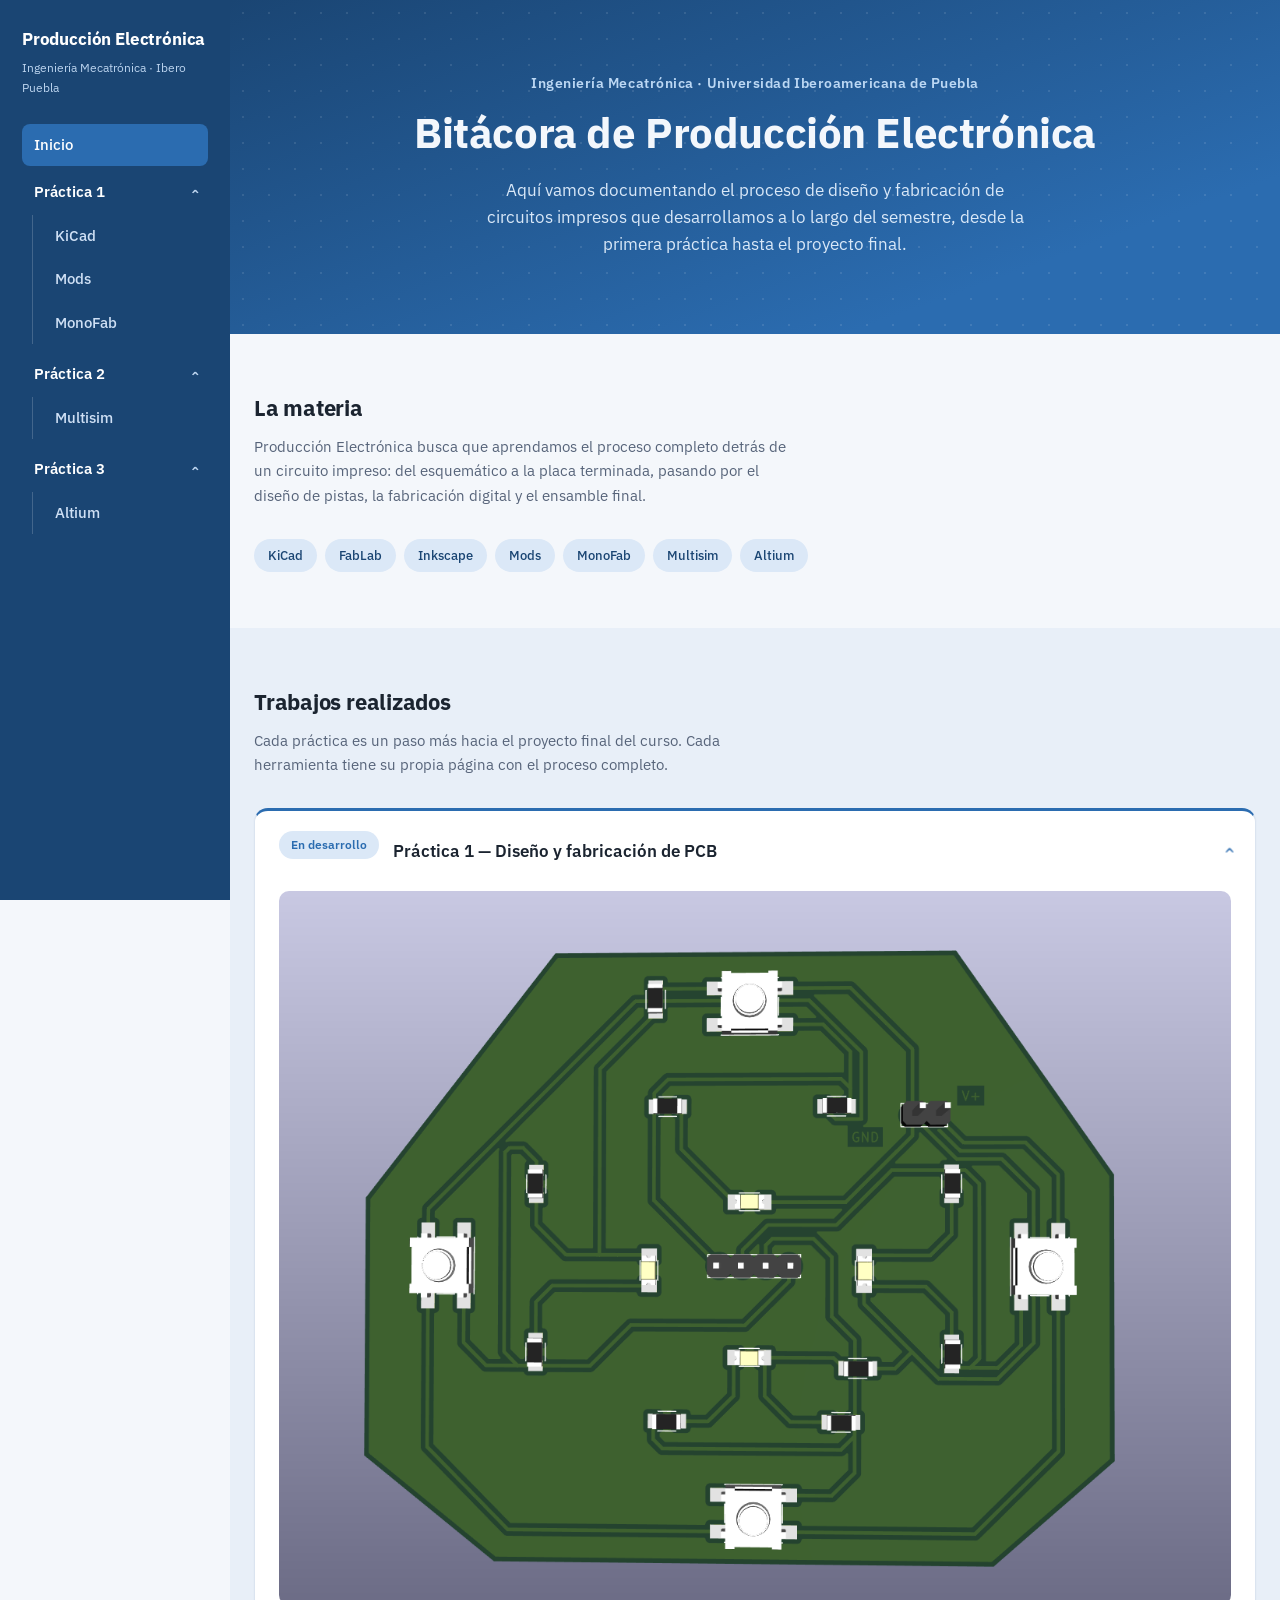
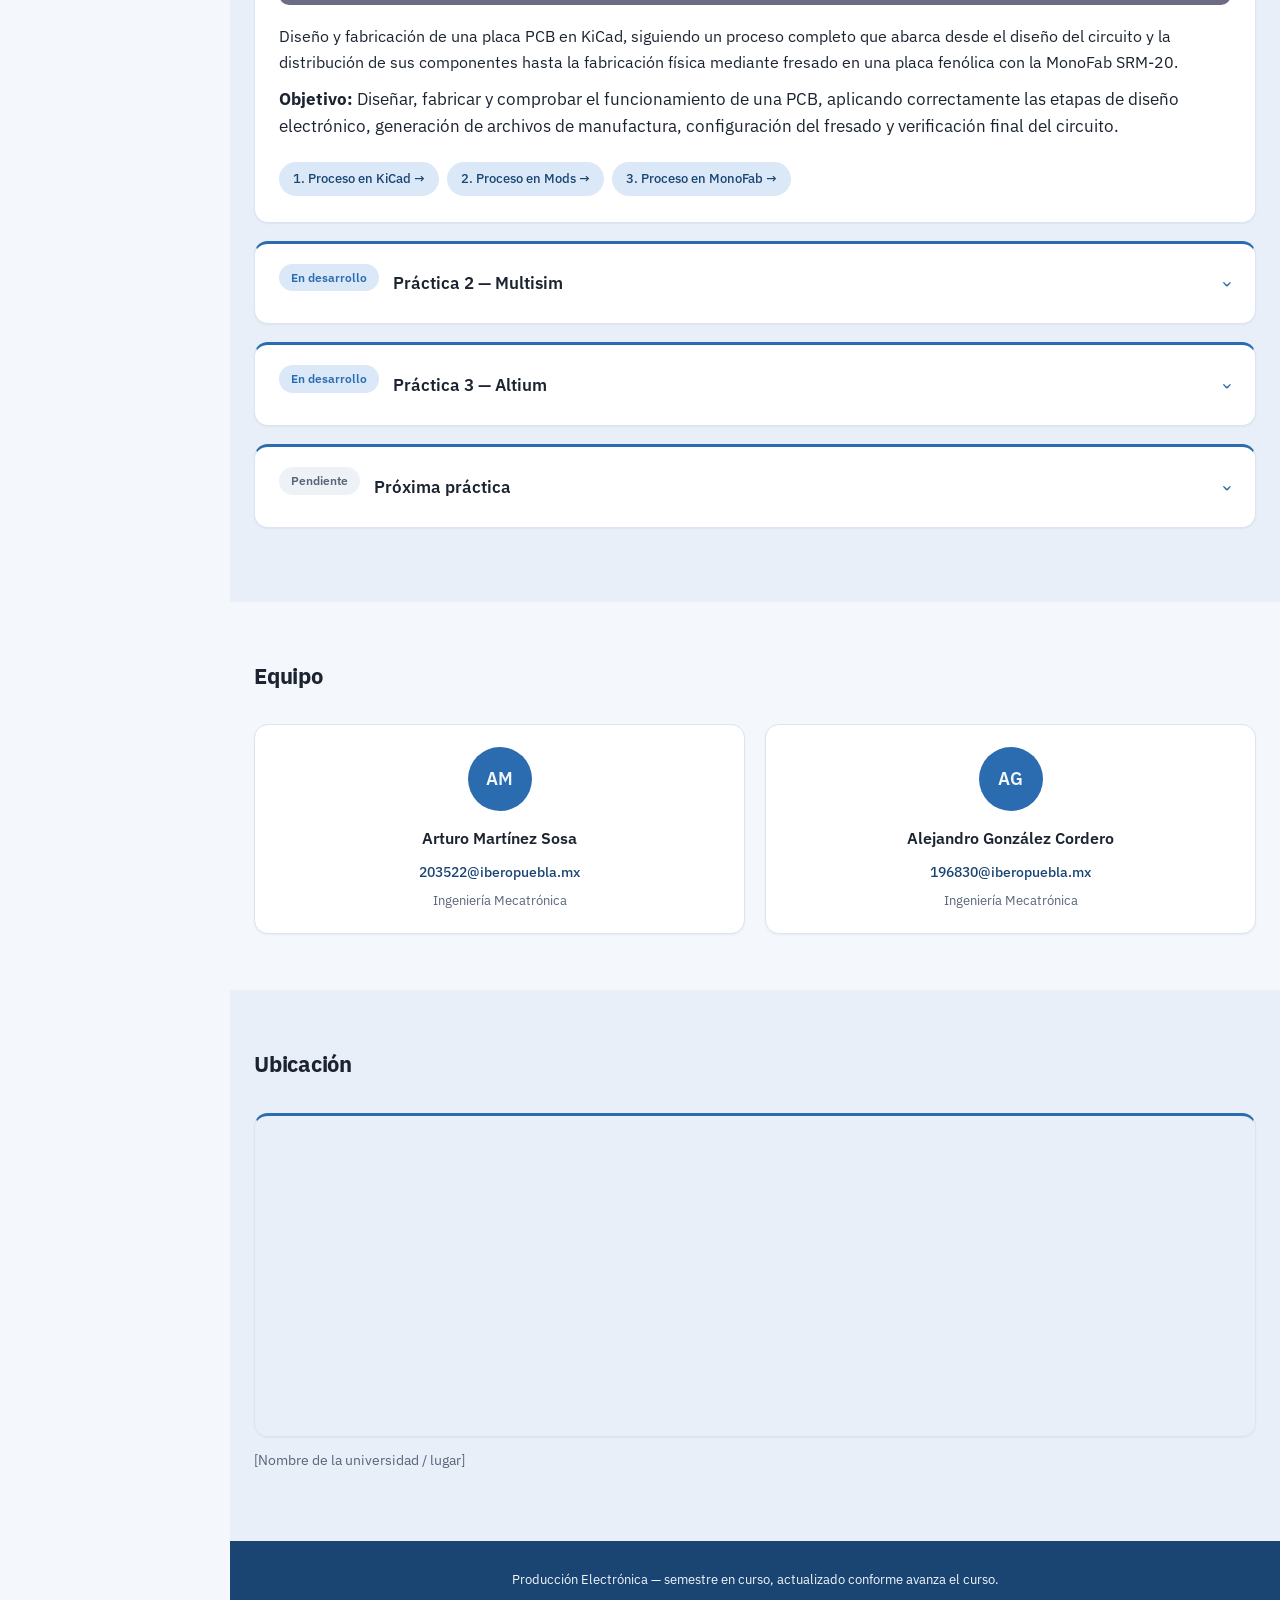
<file: index.html>
<!DOCTYPE html>
<html lang="es">
<head>
<meta charset="UTF-8">
<meta name="viewport" content="width=device-width, initial-scale=1.0">
<title>Producción Electrónica</title>
<link rel="preconnect" href="https://fonts.googleapis.com">
<link rel="preconnect" href="https://fonts.gstatic.com" crossorigin>
<link href="https://fonts.googleapis.com/css2?family=IBM+Plex+Sans:wght@400;500;600;700&display=swap" rel="stylesheet">
<link rel="stylesheet" href="styles.css">
</head>
<body>

<div class="site-shell">
  <aside class="sidebar">
    <a href="index.html" class="brand">Producción Electrónica</a>
    <span class="brand-sub">Ingeniería Mecatrónica · Ibero Puebla</span>
    <nav>
      <a href="index.html" class="active">Inicio</a>
      <details class="sidebar-group" open>
        <summary>Práctica 1</summary>
        <div class="sidebar-subnav">
          <a href="kicad.html">KiCad</a>
          <a href="mods.html">Mods</a>
          <a href="monofab.html">MonoFab</a>
        </div>
      </details>
      <details class="sidebar-group" open>
        <summary>Práctica 2</summary>
        <div class="sidebar-subnav">
          <a href="multisim.html">Multisim</a>
        </div>
      </details>
      <details class="sidebar-group" open>
        <summary>Práctica 3</summary>
        <div class="sidebar-subnav">
          <a href="altium.html">Altium</a>
        </div>
      </details>
    </nav>
  </aside>

  <div class="site-main">

<section class="hero" id="inicio">
  <div class="wrap">
    <div class="kicker">Ingeniería Mecatrónica · Universidad Iberoamericana de Puebla</div>
    <h1>Bitácora de Producción Electrónica</h1>
    <p class="lead">Aquí vamos documentando el proceso de diseño y fabricación de circuitos impresos que desarrollamos a lo largo del semestre, desde la primera práctica hasta el proyecto final.</p>
  </div>
</section>

<section id="materia">
  <div class="wrap">
    <div class="section-head">
      <h2>La materia</h2>
      <p>Producción Electrónica busca que aprendamos el proceso completo detrás de un circuito impreso: del esquemático a la placa terminada, pasando por el diseño de pistas, la fabricación digital y el ensamble final.</p>
    </div>
    <div class="tools-row">
      <span class="tool-chip">KiCad</span>
      <span class="tool-chip">FabLab</span>
      <span class="tool-chip">Inkscape</span>
      <span class="tool-chip">Mods</span>
      <span class="tool-chip">MonoFab</span>
      <span class="tool-chip">Multisim</span>
      <span class="tool-chip">Altium</span>
    </div>
  </div>
</section>

<section id="trabajos">
  <div class="wrap">
    <div class="section-head">
      <h2>Trabajos realizados</h2>
      <p>Cada práctica es un paso más hacia el proyecto final del curso. Cada herramienta tiene su propia página con el proceso completo.</p>
    </div>

    <details class="accordion" open>
      <summary>
        <div class="accordion-title">
          <span class="status-pill">En desarrollo</span>
          <h3>Práctica 1 — Diseño y fabricación de PCB</h3>
        </div>
        <span class="accordion-chevron">›</span>
      </summary>
      <div class="accordion-body">
        <div class="work-thumb has-img"><img src="images/pcb-render-3d.png" alt="Render 3D de la PCB con botones, LEDs y componentes SMD"></div>
        <p>Diseño y fabricación de una placa PCB en KiCad, siguiendo un proceso completo que abarca desde el diseño del circuito y la distribución de sus componentes hasta la fabricación física mediante fresado en una placa fenólica con la MonoFab SRM-20.</p>
        <p style="color:var(--ink); font-size:16.5px; margin:-6px 0 20px;"><strong>Objetivo:</strong> Diseñar, fabricar y comprobar el funcionamiento de una PCB, aplicando correctamente las etapas de diseño electrónico, generación de archivos de manufactura, configuración del fresado y verificación final del circuito.</p>

        <div class="tools-row">
          <a href="kicad.html" class="tool-chip" style="text-decoration:none;">1. Proceso en KiCad →</a>
          <a href="mods.html" class="tool-chip" style="text-decoration:none;">2. Proceso en Mods →</a>
          <a href="monofab.html" class="tool-chip" style="text-decoration:none;">3. Proceso en MonoFab →</a>
        </div>
      </div>
    </details>

    <details class="accordion">
      <summary>
        <div class="accordion-title">
          <span class="status-pill">En desarrollo</span>
          <h3>Práctica 2 — Multisim</h3>
        </div>
        <span class="accordion-chevron">›</span>
      </summary>
      <div class="accordion-body">
        <div class="work-thumb has-img"><img src="images/multisim-miniatura.png" alt="Osciloscopio de Multisim mostrando dos señales senoidales"></div>
        <p>Introducción a Multisim: construcción de un circuito con compuertas lógicas a partir de una función booleana, simulación de diodos y uso de señales eléctricas.</p>
        <p style="color:var(--ink); font-size:16.5px; margin:-6px 0 20px;"><strong>Objetivo:</strong> Aprender a utilizar las herramientas básicas de Multisim para diseñar y simular circuitos electrónicos, comprender el funcionamiento de las compuertas lógicas y analizar diferentes señales eléctricas.</p>

        <div class="tools-row">
          <a href="multisim.html" class="tool-chip" style="text-decoration:none;">Proceso en Multisim →</a>
        </div>
      </div>
    </details>

    <details class="accordion">
      <summary>
        <div class="accordion-title">
          <span class="status-pill">En desarrollo</span>
          <h3>Práctica 3 — Altium</h3>
        </div>
        <span class="accordion-chevron">›</span>
      </summary>
      <div class="accordion-body">
        <div class="work-thumb has-img"><img src="images/altium-pcb-3d.jpeg" alt="Vista 3D de la PCB de la consola portátil tipo Gameboy"></div>
        <p>Diseño del esquemático y de la PCB de una consola portátil tipo Gameboy en Altium Designer, con un ESP32, botones, pantalla y un sistema de alimentación con batería.</p>
        <p style="color:var(--ink); font-size:16.5px; margin:-6px 0 20px;"><strong>Objetivo:</strong> Diseñar en Altium Designer el esquemático y la PCB de una consola portátil tipo Gameboy basada en un ESP32, aplicando las etapas de captura del esquemático, acomodo de componentes y ruteo de la placa.</p>

        <div class="tools-row">
          <a href="altium.html" class="tool-chip" style="text-decoration:none;">Proceso en Altium →</a>
        </div>
      </div>
    </details>

    <details class="accordion">
      <summary>
        <div class="accordion-title">
          <span class="status-pill" style="color:var(--ink-dim); background:#eef1f6;">Pendiente</span>
          <h3>Próxima práctica</h3>
        </div>
        <span class="accordion-chevron">›</span>
      </summary>
      <div class="accordion-body">
        <p>Este espacio se irá llenando con cada práctica del curso hasta llegar al proyecto final.</p>
      </div>
    </details>
  </div>
</section>

<section id="equipo">
  <div class="wrap">
    <div class="section-head">
      <h2>Equipo</h2>
    </div>
    <div class="team-grid">
      <div class="person">
        <div class="avatar">AM</div>
        <h3>Arturo Martínez Sosa</h3>
        <a href="mailto:203522@iberopuebla.mx">203522@iberopuebla.mx</a>
        <span class="person-role">Ingeniería Mecatrónica</span>
      </div>
      <div class="person">
        <div class="avatar">AG</div>
        <h3>Alejandro González Cordero</h3>
        <a href="mailto:196830@iberopuebla.mx">196830@iberopuebla.mx</a>
        <span class="person-role">Ingeniería Mecatrónica</span>
      </div>
    </div>
  </div>
</section>

<section id="ubicacion">
  <div class="wrap">
    <div class="section-head">
      <h2>Ubicación</h2>
    </div>
    <div class="map-frame">
      <iframe
        src="https://www.google.com/maps?q=Universidad&output=embed"
        loading="lazy"
        referrerpolicy="no-referrer-when-downgrade">
      </iframe>
    </div>
    <p class="loc-caption">[Nombre de la universidad / lugar]</p>
  </div>
</section>

<footer>
  Producción Electrónica — semestre en curso, actualizado conforme avanza el curso.
</footer>

  </div>
</div>

</body>
</html>
</file>
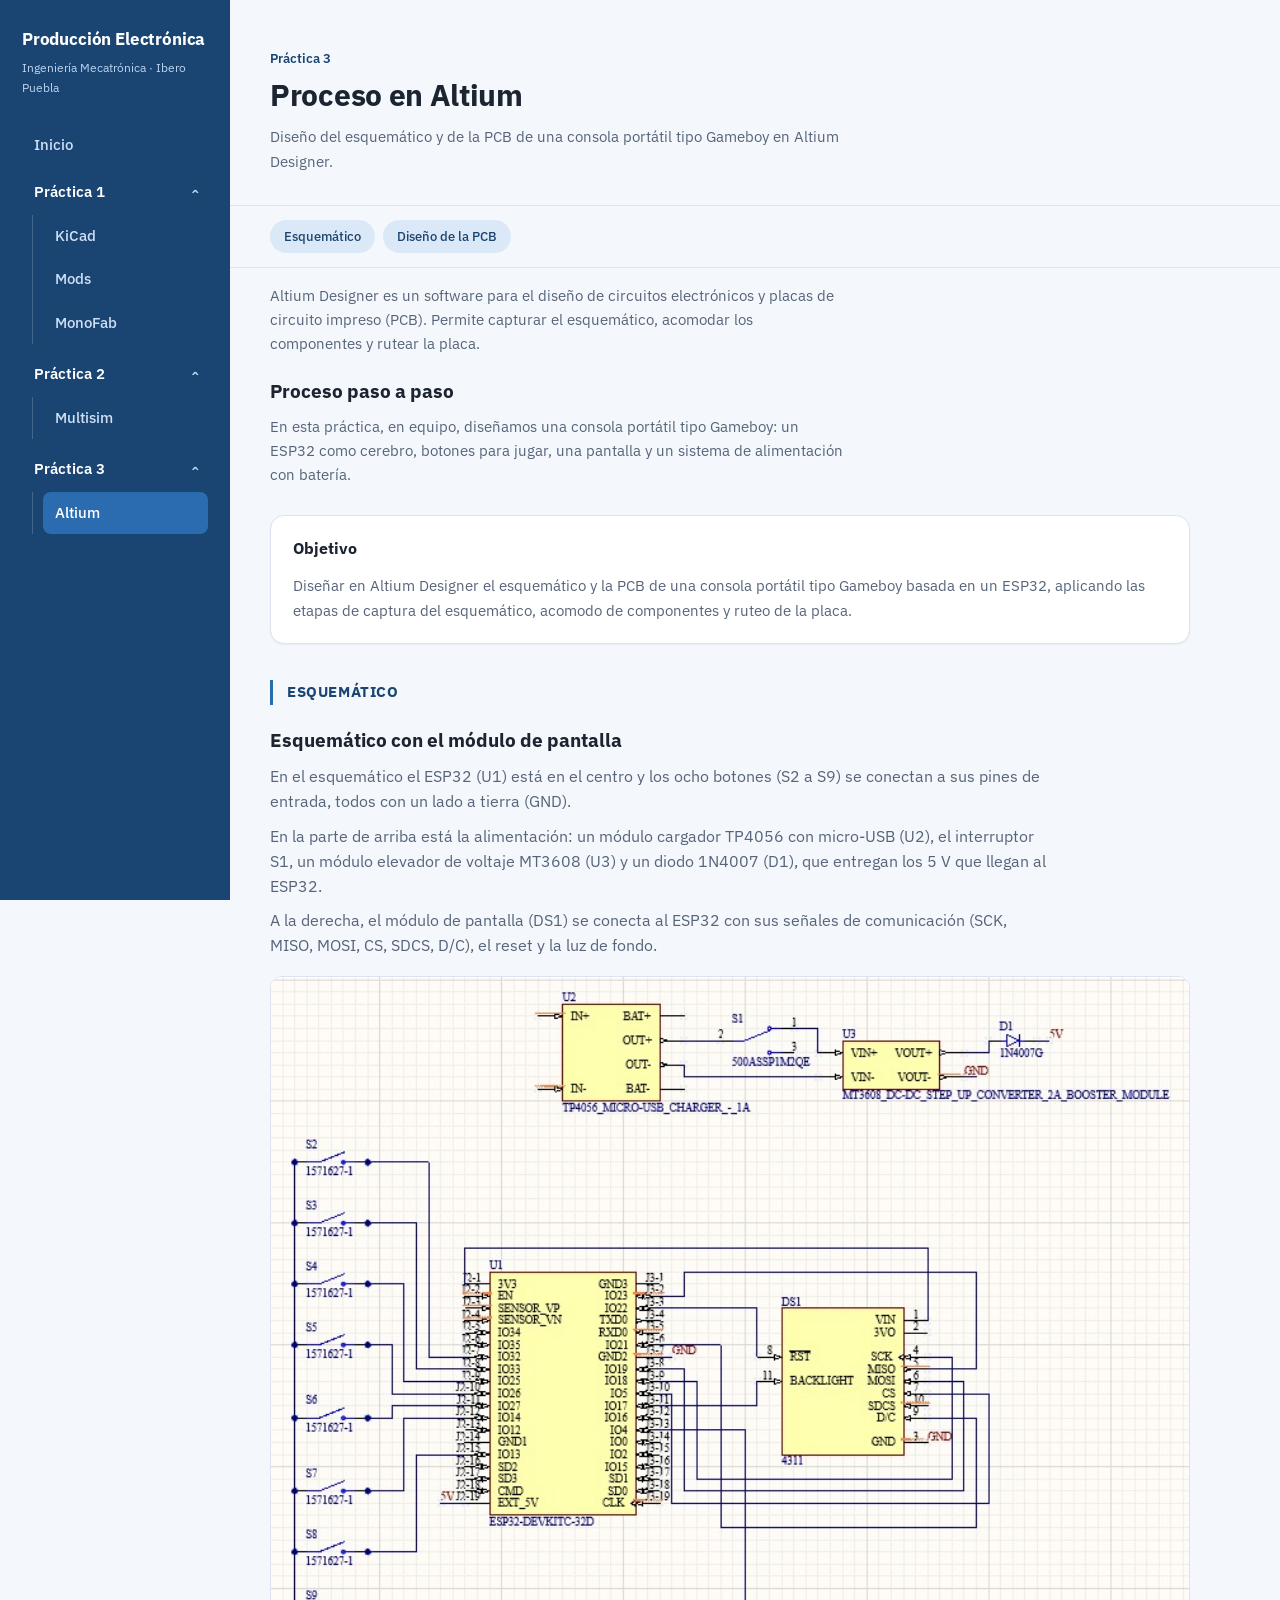
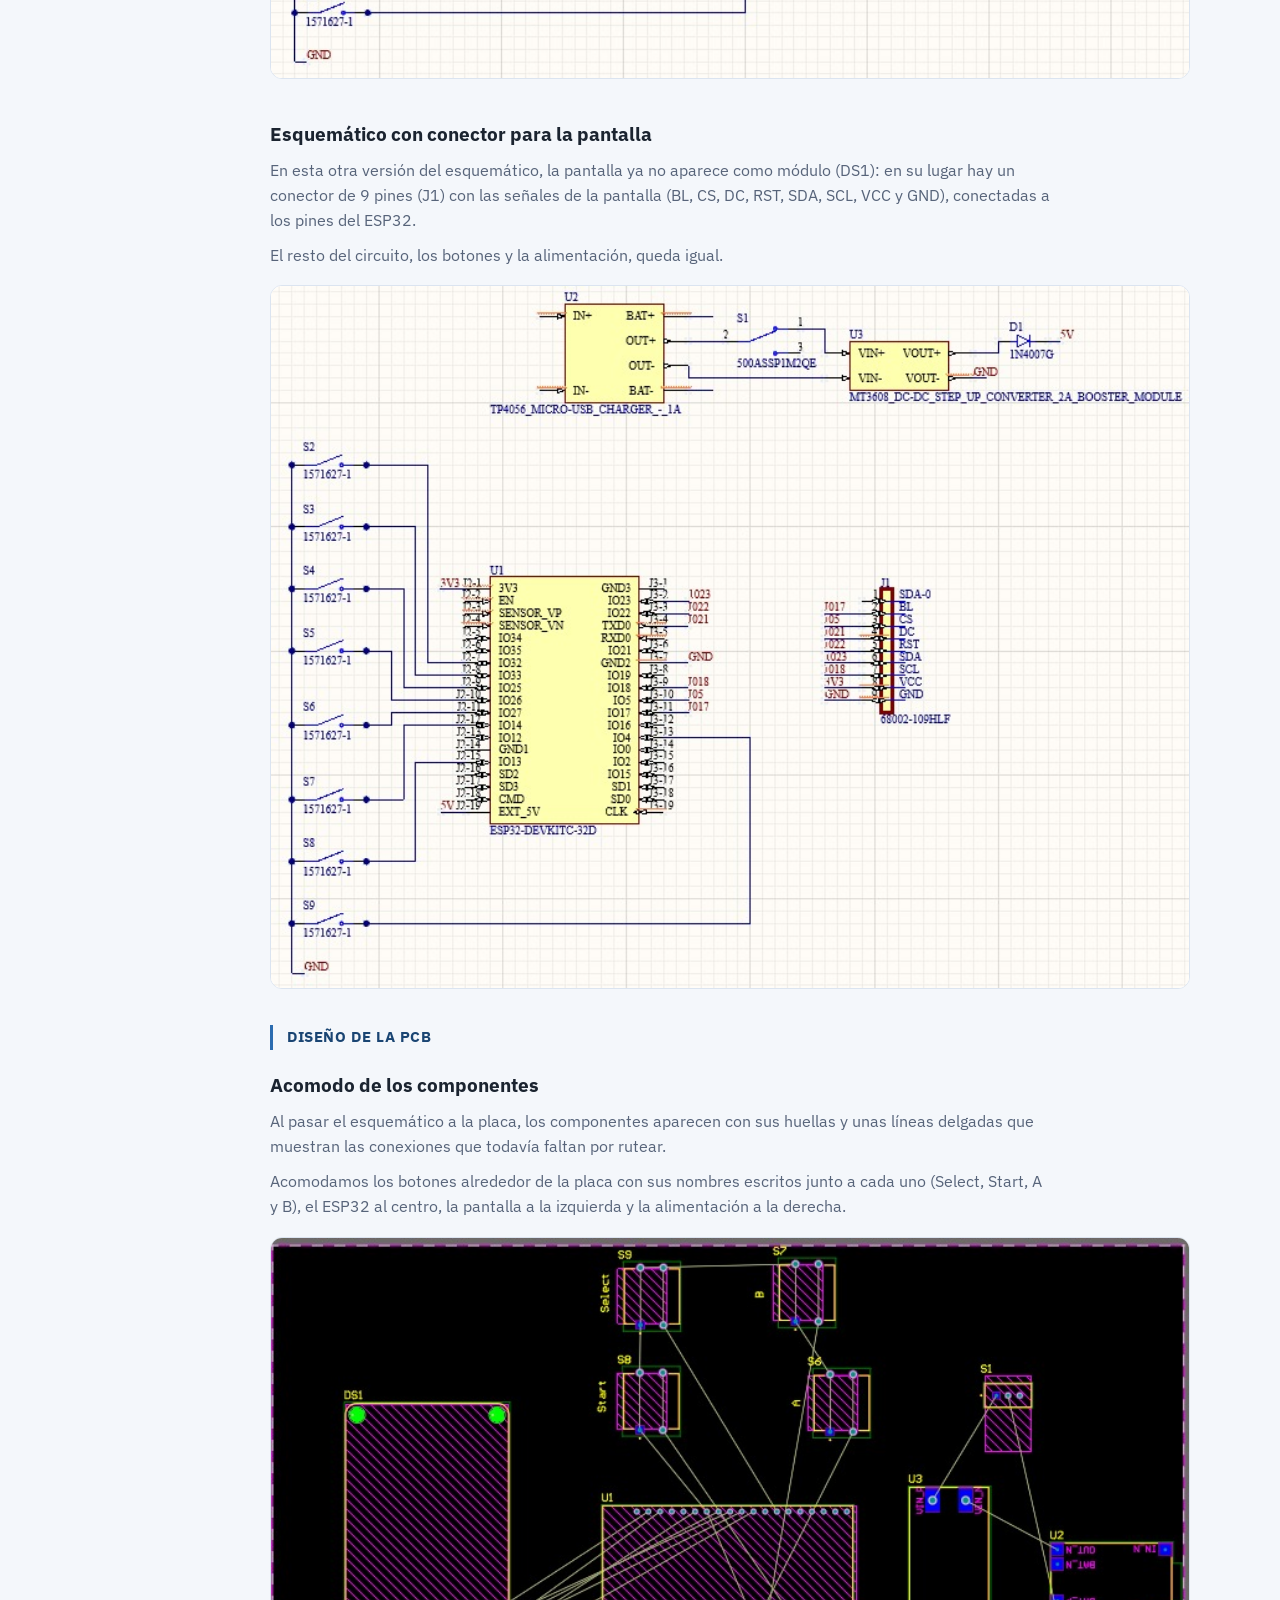
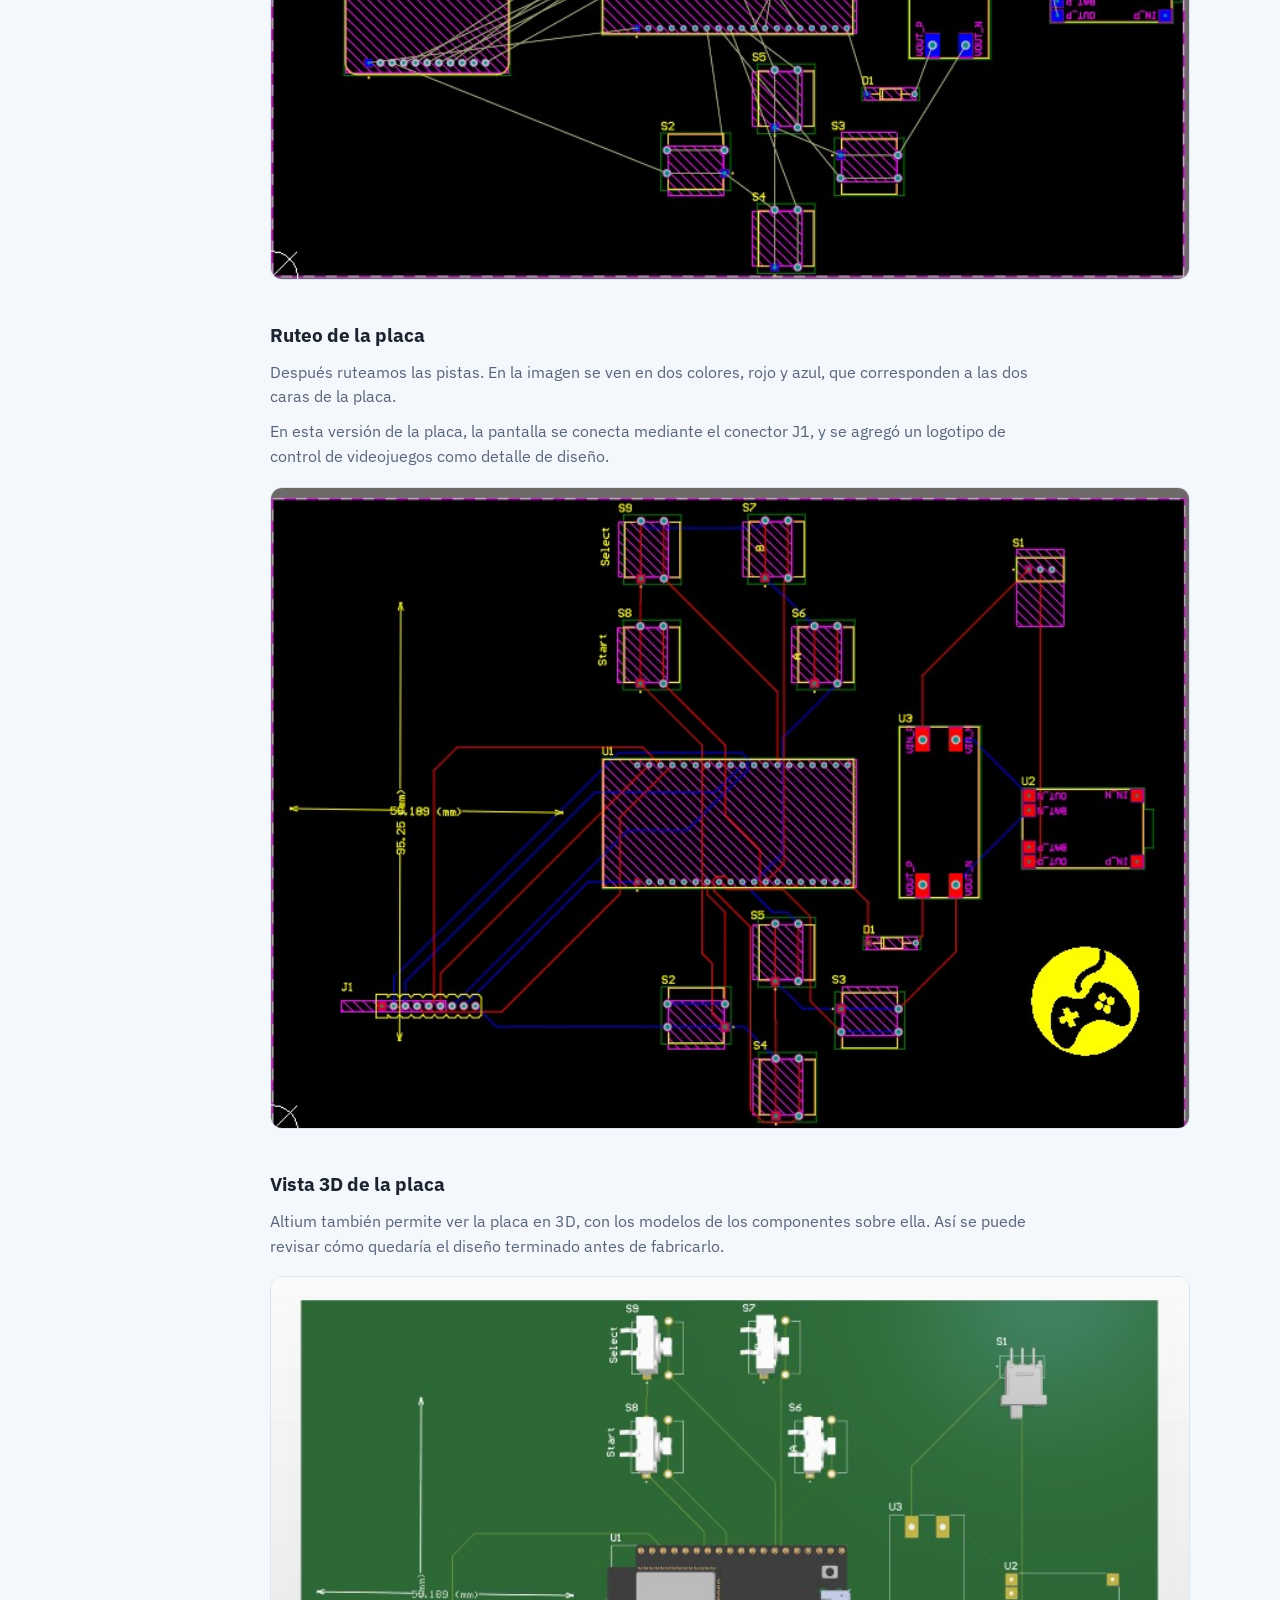
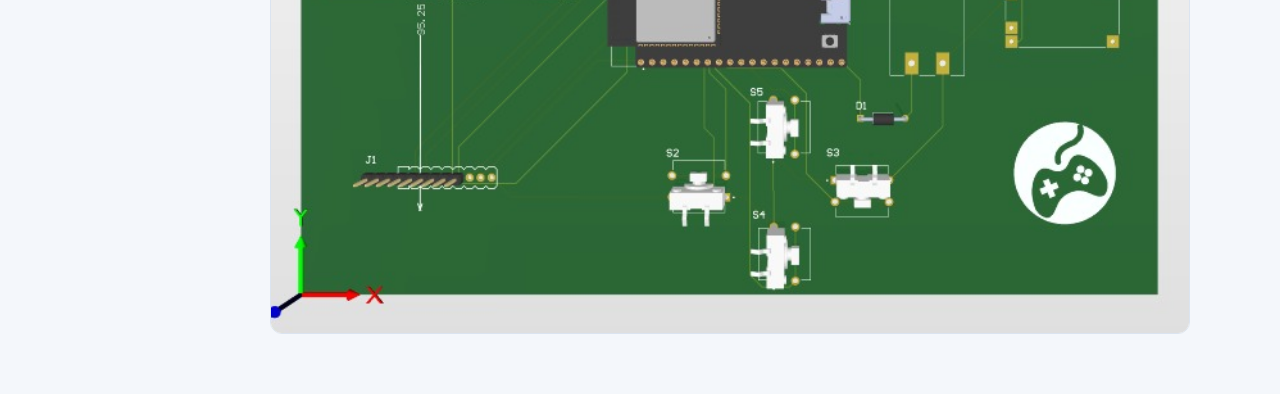
<file: altium.html>
<!DOCTYPE html>
<html lang="es">
<head>
<meta charset="UTF-8">
<meta name="viewport" content="width=device-width, initial-scale=1.0">
<title>Altium — Producción Electrónica</title>
<link rel="preconnect" href="https://fonts.googleapis.com">
<link rel="preconnect" href="https://fonts.gstatic.com" crossorigin>
<link href="https://fonts.googleapis.com/css2?family=IBM+Plex+Sans:wght@400;500;600;700&display=swap" rel="stylesheet">
<link rel="stylesheet" href="styles.css">
</head>
<body>

<div class="site-shell">
  <aside class="sidebar">
    <a href="index.html" class="brand">Producción Electrónica</a>
    <span class="brand-sub">Ingeniería Mecatrónica · Ibero Puebla</span>
    <nav>
      <a href="index.html">Inicio</a>
      <details class="sidebar-group" open>
        <summary>Práctica 1</summary>
        <div class="sidebar-subnav">
          <a href="kicad.html">KiCad</a>
          <a href="mods.html">Mods</a>
          <a href="monofab.html">MonoFab</a>
        </div>
      </details>
      <details class="sidebar-group" open>
        <summary>Práctica 2</summary>
        <div class="sidebar-subnav">
          <a href="multisim.html">Multisim</a>
        </div>
      </details>
      <details class="sidebar-group" open>
        <summary>Práctica 3</summary>
        <div class="sidebar-subnav">
          <a href="altium.html" class="active">Altium</a>
        </div>
      </details>
    </nav>
  </aside>

  <div class="site-main">

<div class="tool-page-header">
  <div class="kicker">Práctica 3</div>
  <h1>Proceso en Altium</h1>
  <p>Diseño del esquemático y de la PCB de una consola portátil tipo Gameboy en Altium Designer.</p>
</div>

<div class="page-toc">
  <a href="#grp-altium-esquematico">Esquemático</a>
  <a href="#grp-altium-pcb">Diseño de la PCB</a>
</div>

<div class="tool-page-body">

<p class="stage-intro">Altium Designer es un software para el diseño de circuitos electrónicos y placas de circuito impreso (PCB). Permite capturar el esquemático, acomodar los componentes y rutear la placa.</p>

<div class="process-intro" style="margin-top:8px;">
  <h3>Proceso paso a paso</h3>
  <p>En esta práctica, en equipo, diseñamos una consola portátil tipo Gameboy: un ESP32 como cerebro, botones para jugar, una pantalla y un sistema de alimentación con batería.</p>
</div>

<div class="ref-card" style="margin-bottom:30px;">
  <h4>Objetivo</h4>
  <p style="margin:0; color:var(--ink-dim); font-size:15px;">Diseñar en Altium Designer el esquemático y la PCB de una consola portátil tipo Gameboy basada en un ESP32, aplicando las etapas de captura del esquemático, acomodo de componentes y ruteo de la placa.</p>
</div>

<h5 class="step-group-title" id="grp-altium-esquematico">Esquemático</h5>
<ul class="step-list">
            <li id="step-altium-esquematico-pantalla">
              <div class="step-thumb has-img"><a href="images/altium-esquematico-pantalla.jpeg" target="_blank"><img src="images/altium-esquematico-pantalla.jpeg" alt="Esquemático en Altium con el ESP32, los botones, el sistema de alimentación y el módulo de pantalla DS1"></a></div>
              <div class="step-text">
                <strong>Esquemático con el módulo de pantalla</strong>
                <span>En el esquemático el ESP32 (U1) está en el centro y los ocho botones (S2 a S9) se conectan a sus pines de entrada, todos con un lado a tierra (GND).</span>
                <span>En la parte de arriba está la alimentación: un módulo cargador TP4056 con micro-USB (U2), el interruptor S1, un módulo elevador de voltaje MT3608 (U3) y un diodo 1N4007 (D1), que entregan los 5 V que llegan al ESP32.</span>
                <span>A la derecha, el módulo de pantalla (DS1) se conecta al ESP32 con sus señales de comunicación (SCK, MISO, MOSI, CS, SDCS, D/C), el reset y la luz de fondo.</span>
              </div>
            </li>
            <li id="step-altium-esquematico-conector">
              <div class="step-thumb has-img"><a href="images/altium-esquematico-conector.jpeg" target="_blank"><img src="images/altium-esquematico-conector.jpeg" alt="Esquemático en Altium donde la pantalla se conecta mediante el conector J1 de 9 pines"></a></div>
              <div class="step-text">
                <strong>Esquemático con conector para la pantalla</strong>
                <span>En esta otra versión del esquemático, la pantalla ya no aparece como módulo (DS1): en su lugar hay un conector de 9 pines (J1) con las señales de la pantalla (BL, CS, DC, RST, SDA, SCL, VCC y GND), conectadas a los pines del ESP32.</span>
                <span>El resto del circuito, los botones y la alimentación, queda igual.</span>
              </div>
            </li>
</ul>

<h5 class="step-group-title" id="grp-altium-pcb">Diseño de la PCB</h5>
<ul class="step-list">
            <li id="step-altium-pcb-sin-rutear">
              <div class="step-thumb has-img"><a href="images/altium-pcb-sin-rutear.jpeg" target="_blank"><img src="images/altium-pcb-sin-rutear.jpeg" alt="Editor de PCB de Altium con los componentes acomodados y las conexiones pendientes por rutear"></a></div>
              <div class="step-text">
                <strong>Acomodo de los componentes</strong>
                <span>Al pasar el esquemático a la placa, los componentes aparecen con sus huellas y unas líneas delgadas que muestran las conexiones que todavía faltan por rutear.</span>
                <span>Acomodamos los botones alrededor de la placa con sus nombres escritos junto a cada uno (Select, Start, A y B), el ESP32 al centro, la pantalla a la izquierda y la alimentación a la derecha.</span>
              </div>
            </li>
            <li id="step-altium-pcb-ruteada">
              <div class="step-thumb has-img"><a href="images/altium-pcb-ruteada.jpeg" target="_blank"><img src="images/altium-pcb-ruteada.jpeg" alt="PCB ruteada en Altium con pistas en rojo y azul, el conector J1 y un logotipo de control de videojuegos"></a></div>
              <div class="step-text">
                <strong>Ruteo de la placa</strong>
                <span>Después ruteamos las pistas. En la imagen se ven en dos colores, rojo y azul, que corresponden a las dos caras de la placa.</span>
                <span>En esta versión de la placa, la pantalla se conecta mediante el conector J1, y se agregó un logotipo de control de videojuegos como detalle de diseño.</span>
              </div>
            </li>
            <li id="step-altium-pcb-3d">
              <div class="step-thumb has-img"><a href="images/altium-pcb-3d.jpeg" target="_blank"><img src="images/altium-pcb-3d.jpeg" alt="Vista 3D de la PCB de la consola con el ESP32, los botones, el conector J1 y el logotipo"></a></div>
              <div class="step-text">
                <strong>Vista 3D de la placa</strong>
                <span>Altium también permite ver la placa en 3D, con los modelos de los componentes sobre ella. Así se puede revisar cómo quedaría el diseño terminado antes de fabricarlo.</span>
              </div>
            </li>
</ul>

</div>

  </div>
</div>

</body>
</html>
</file>
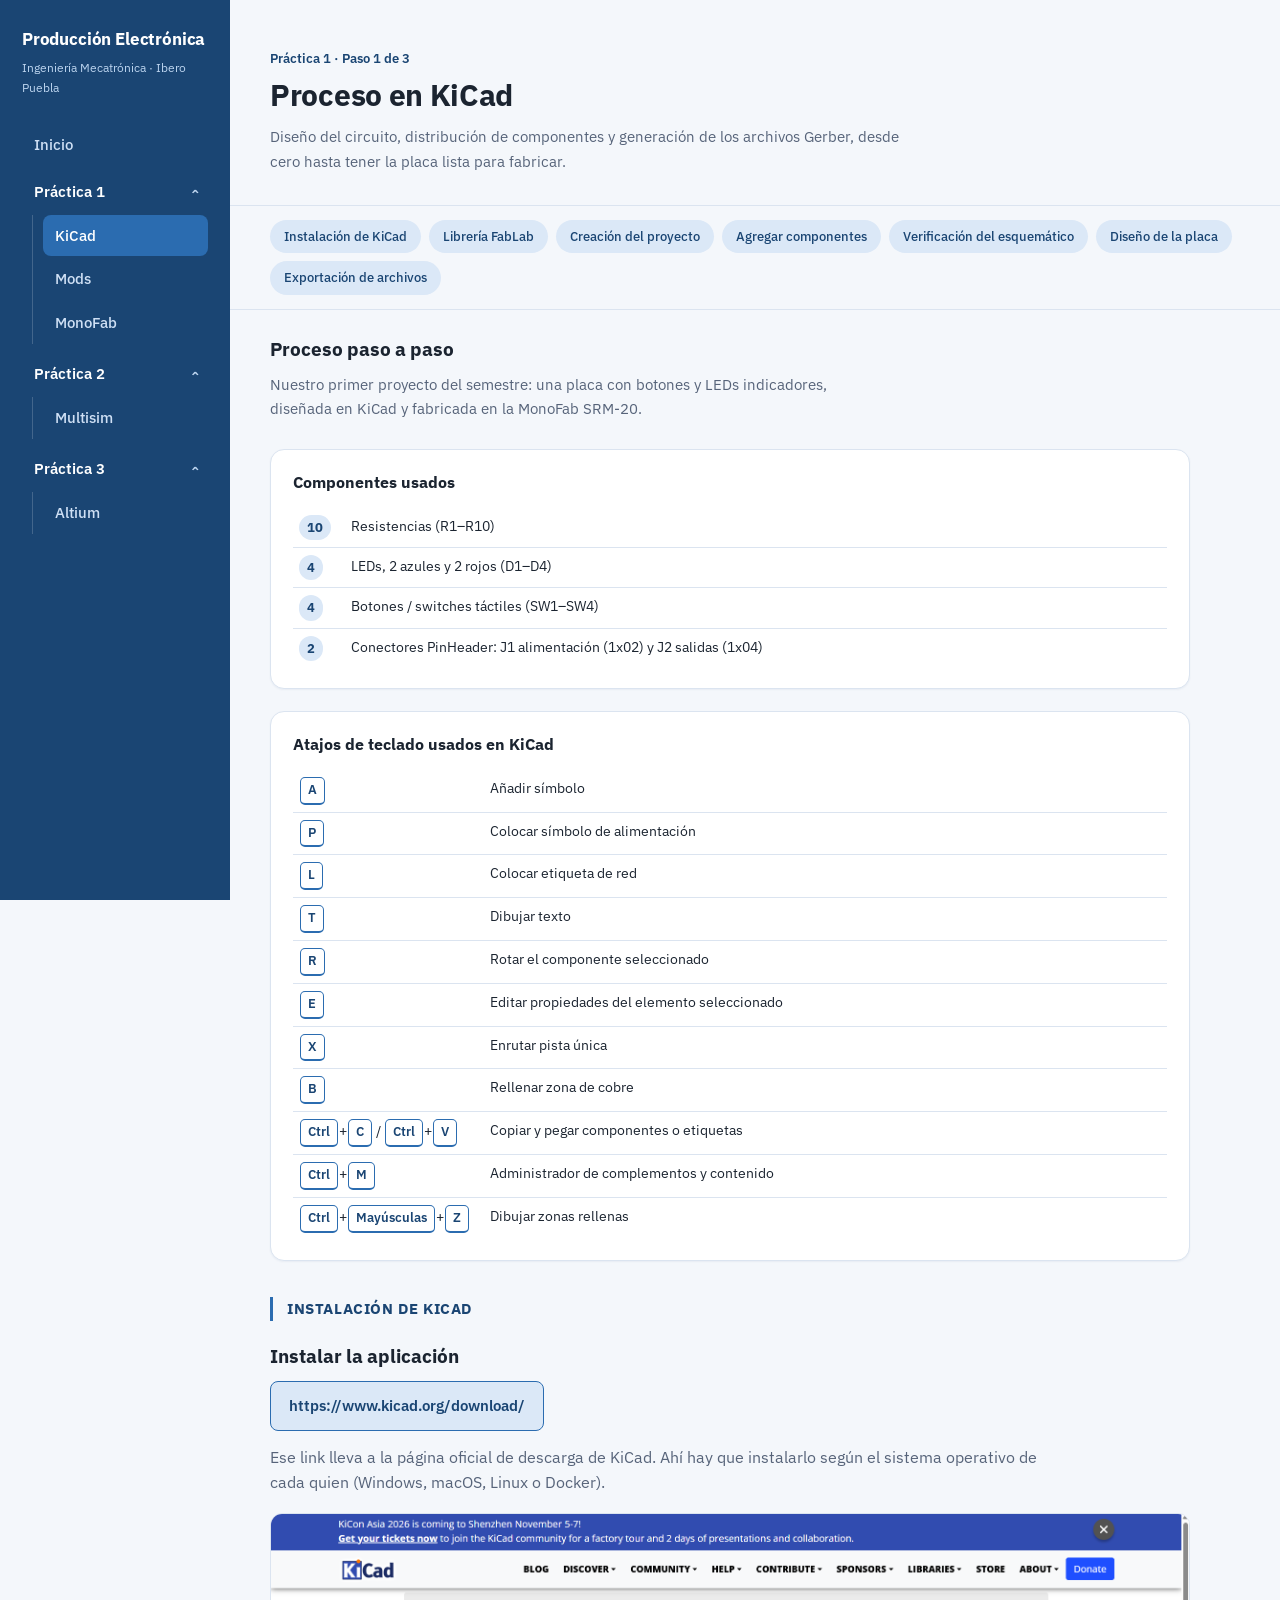
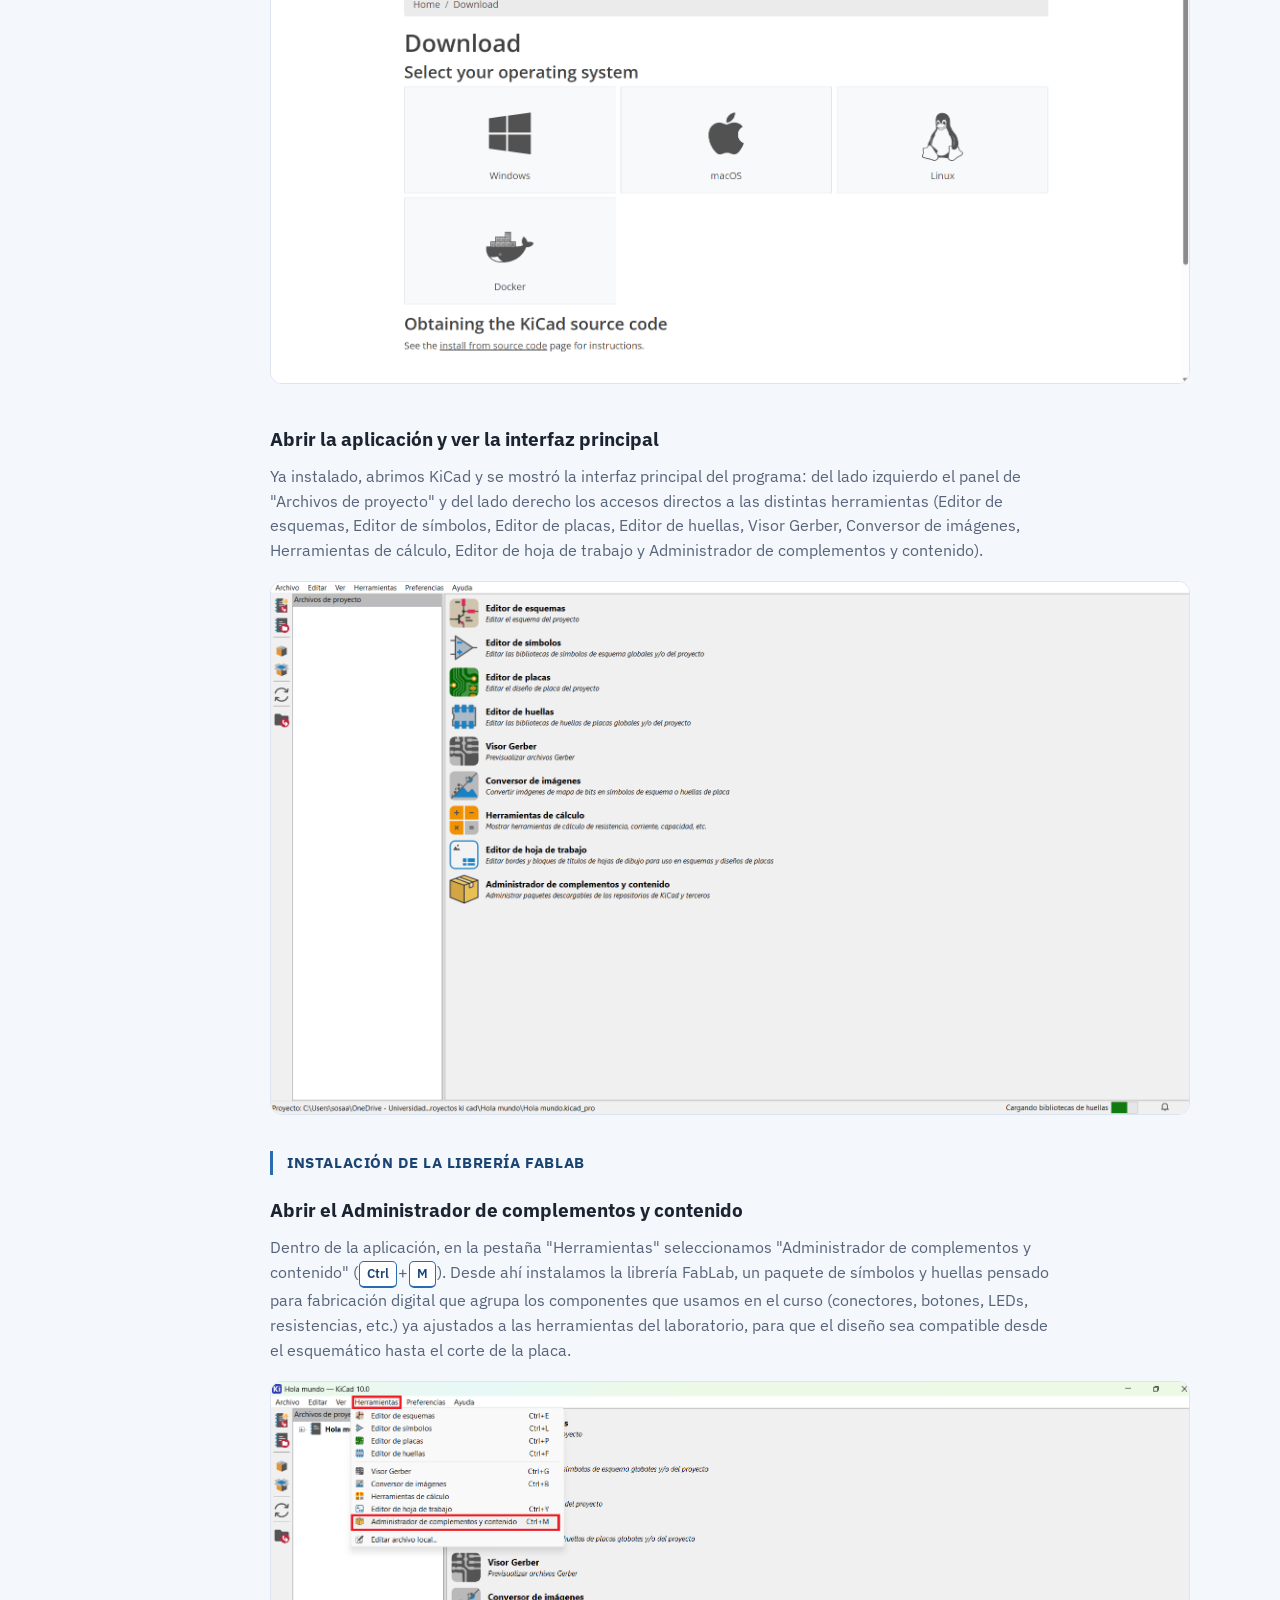
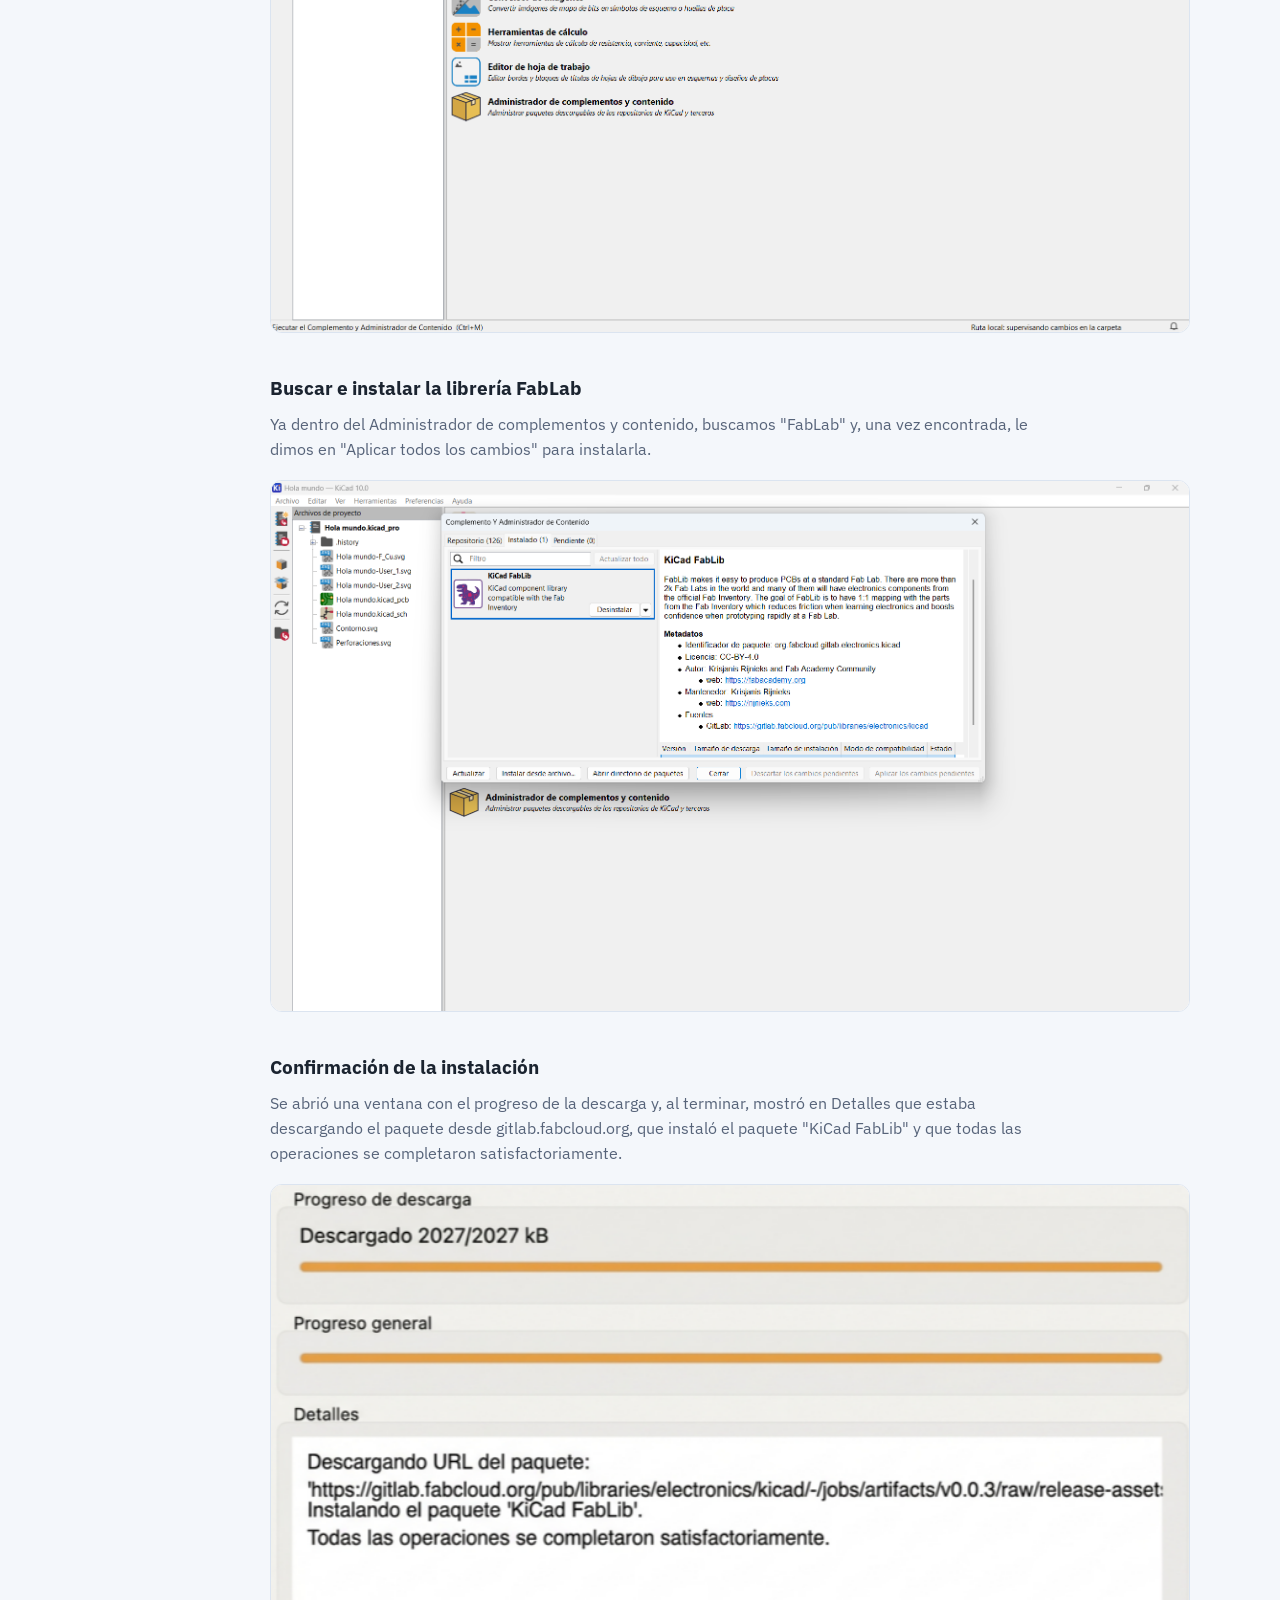
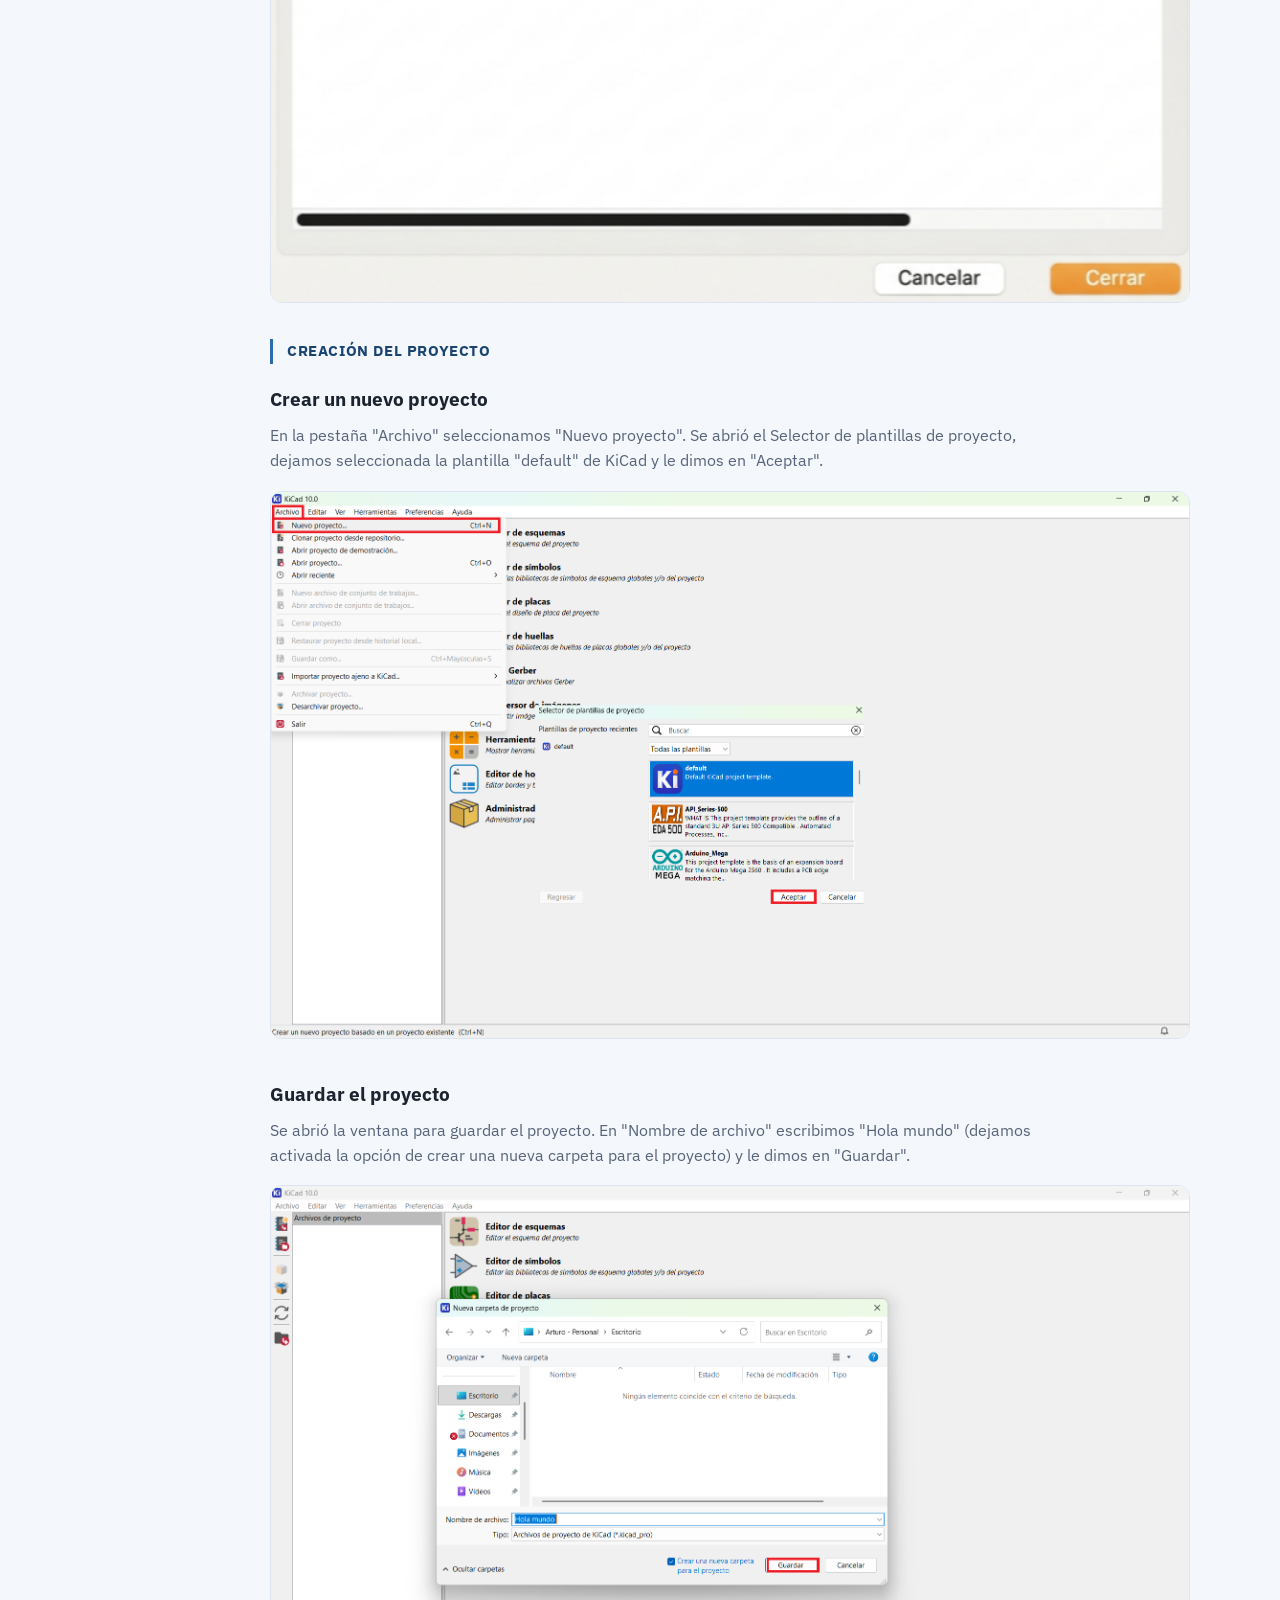
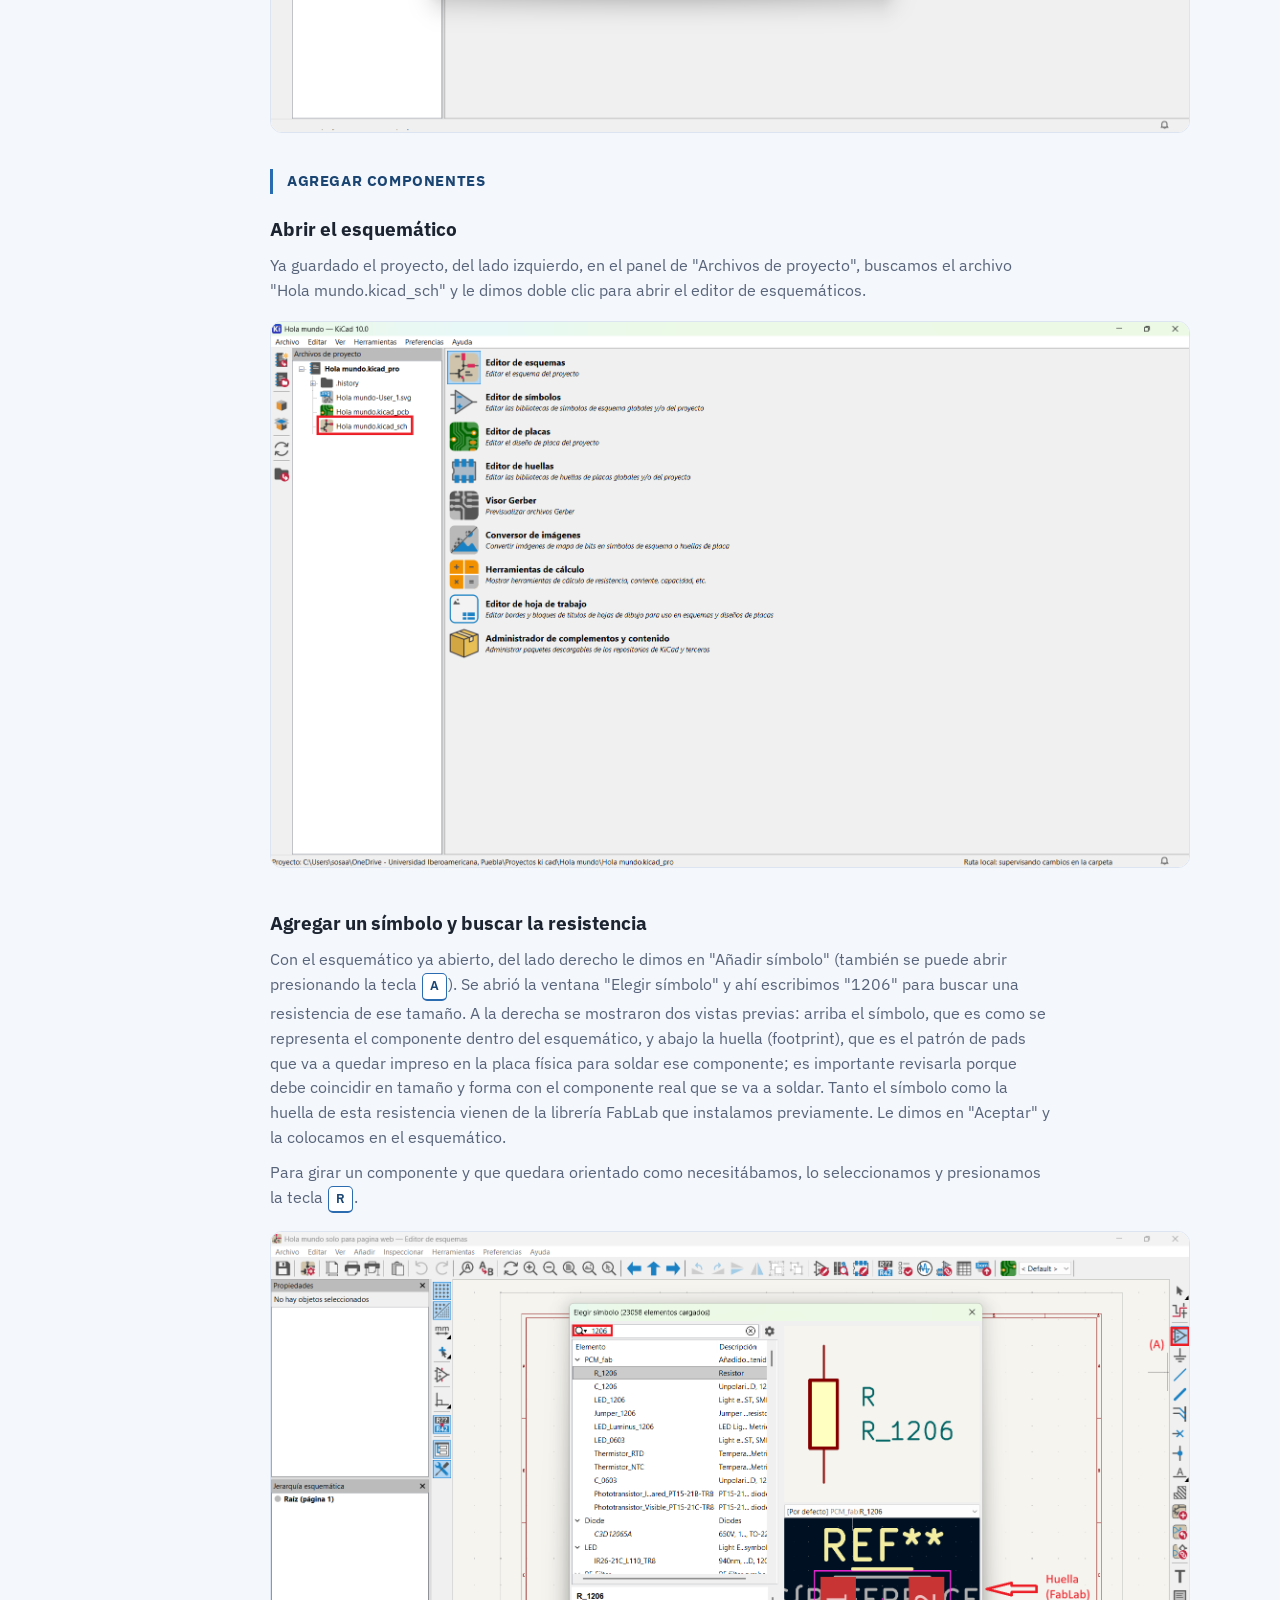
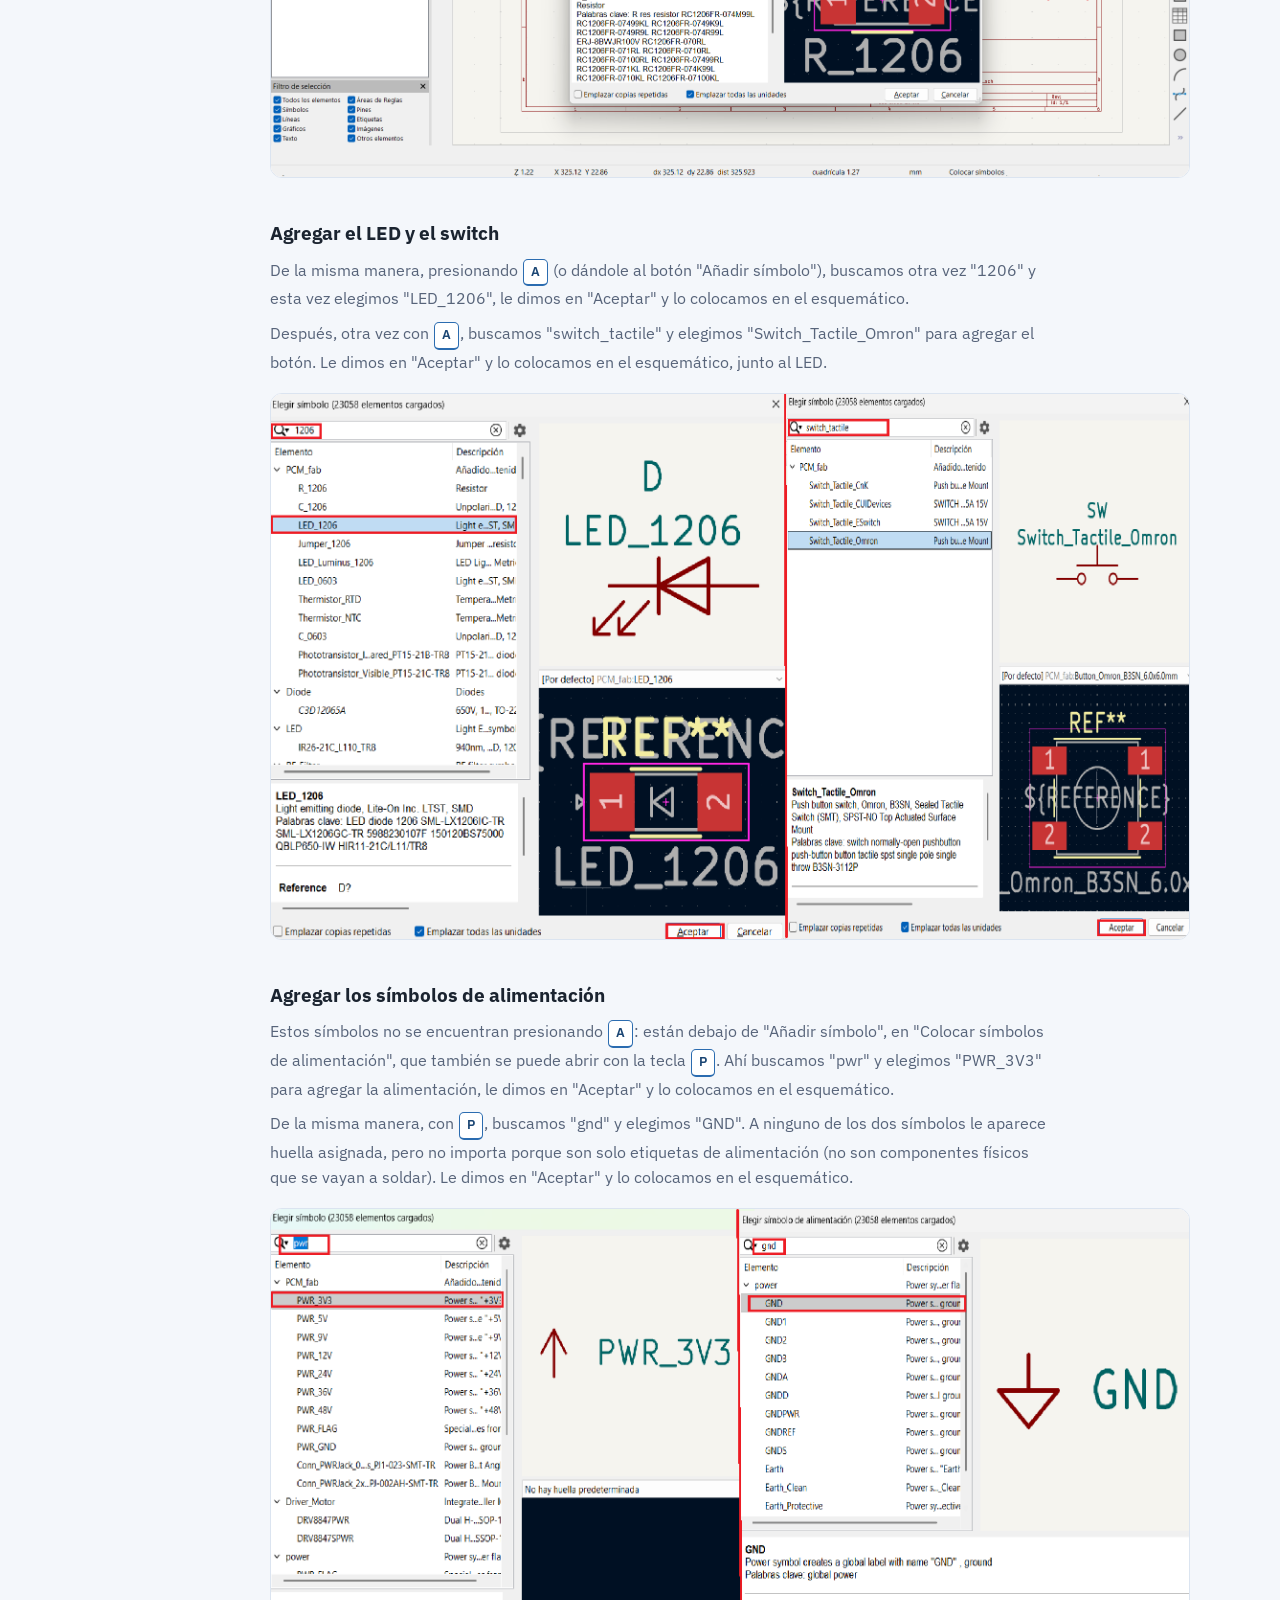
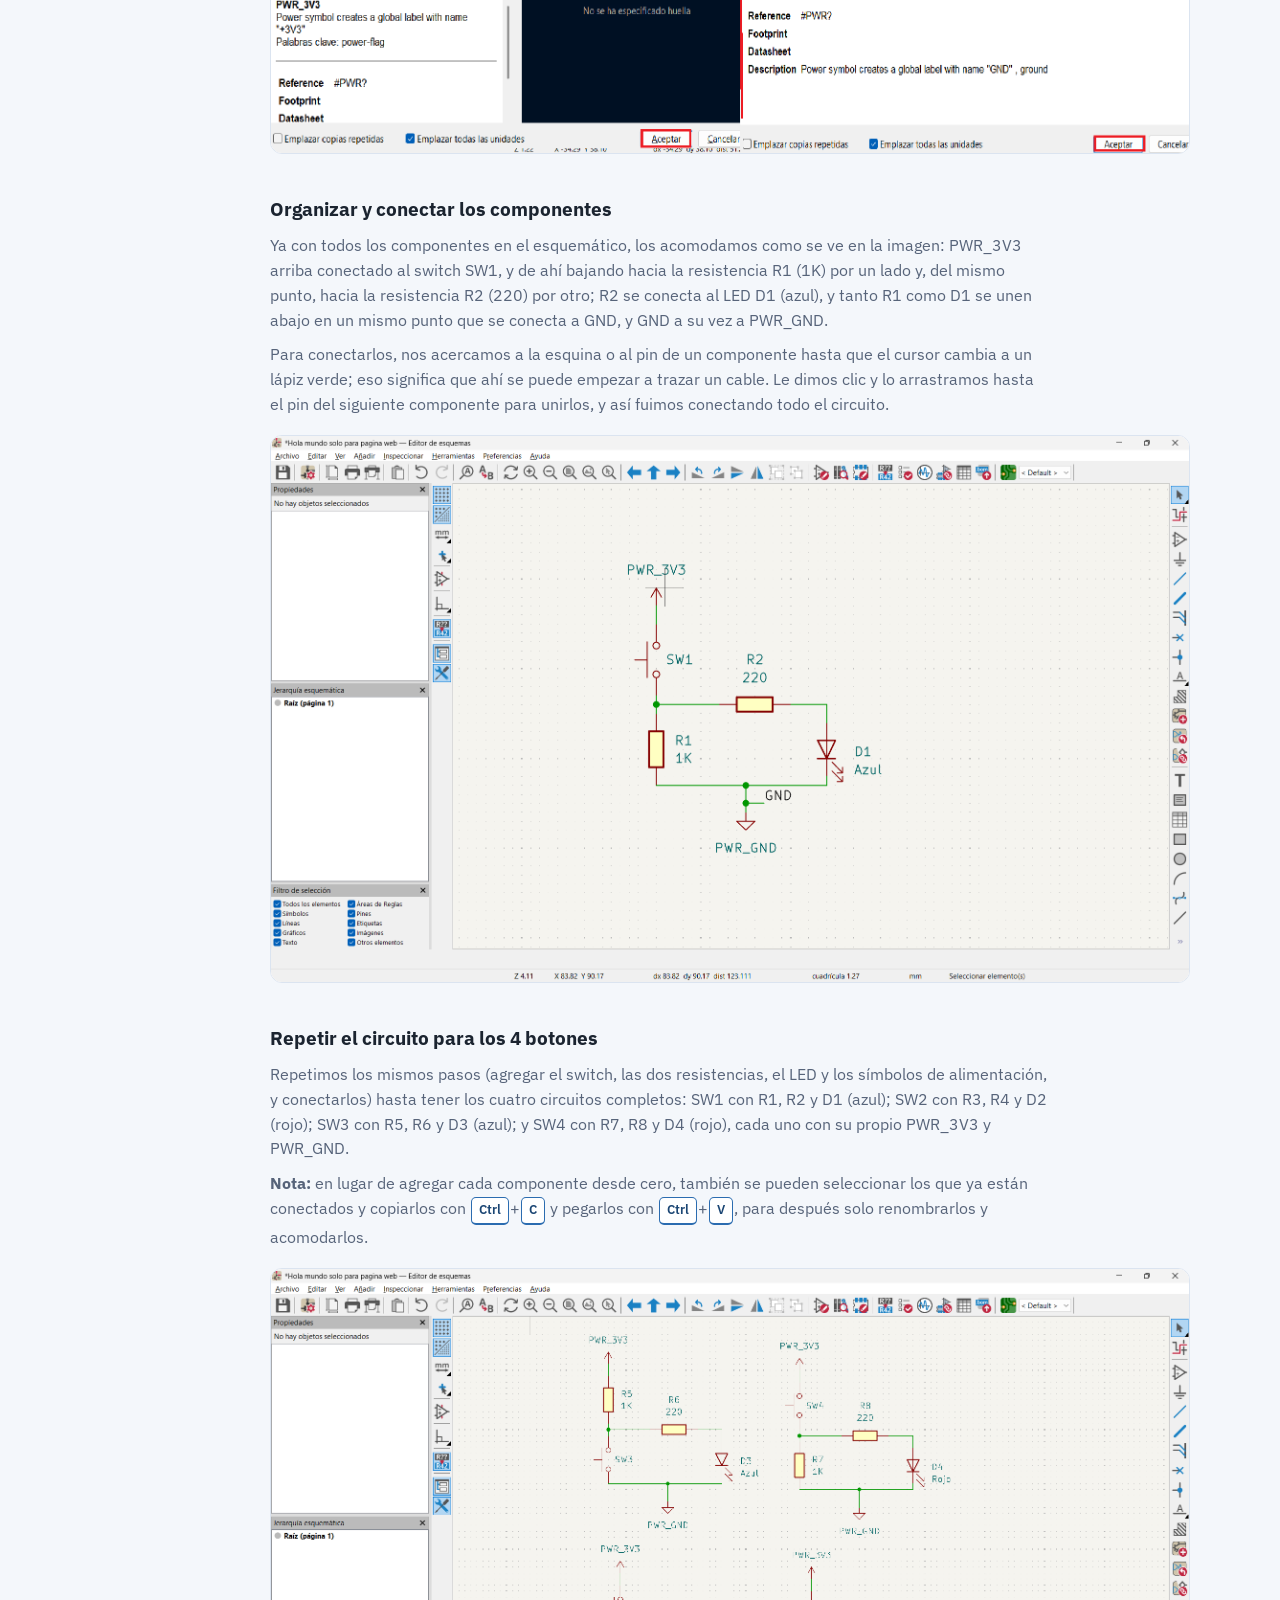
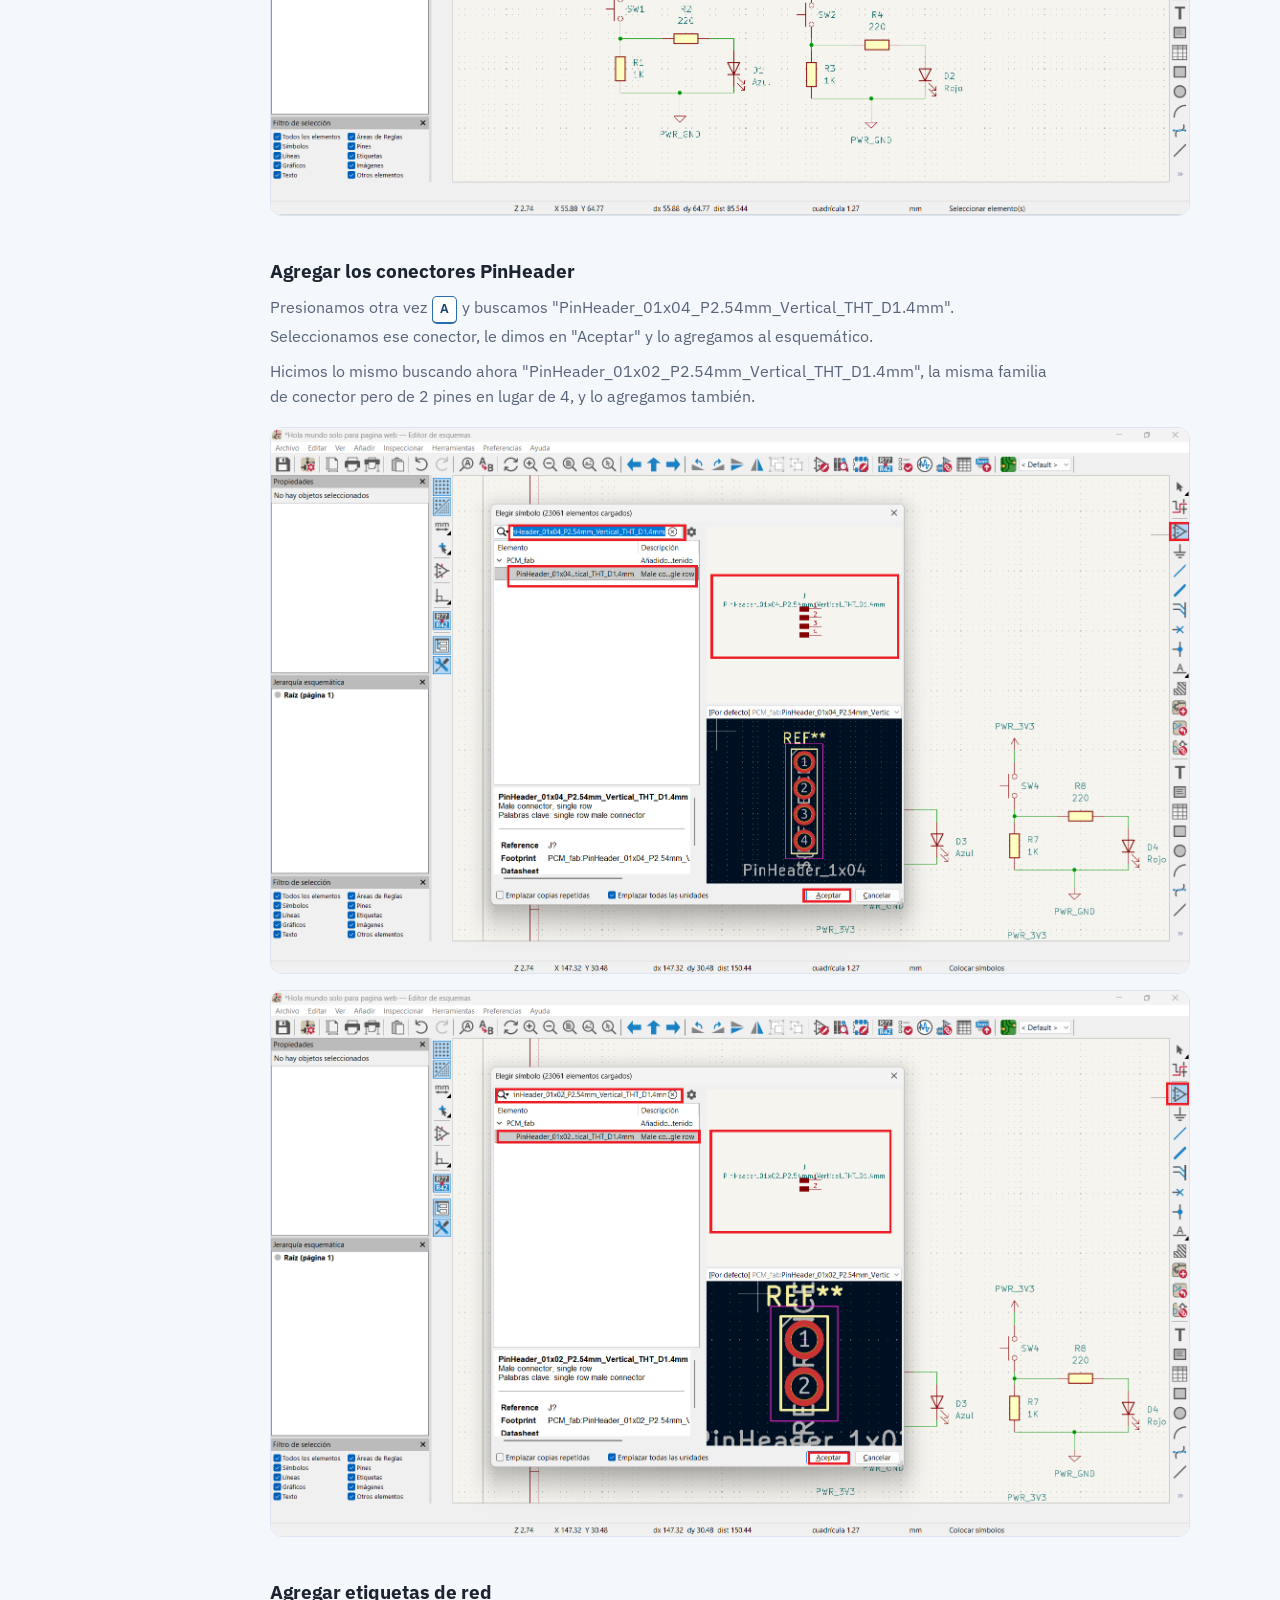
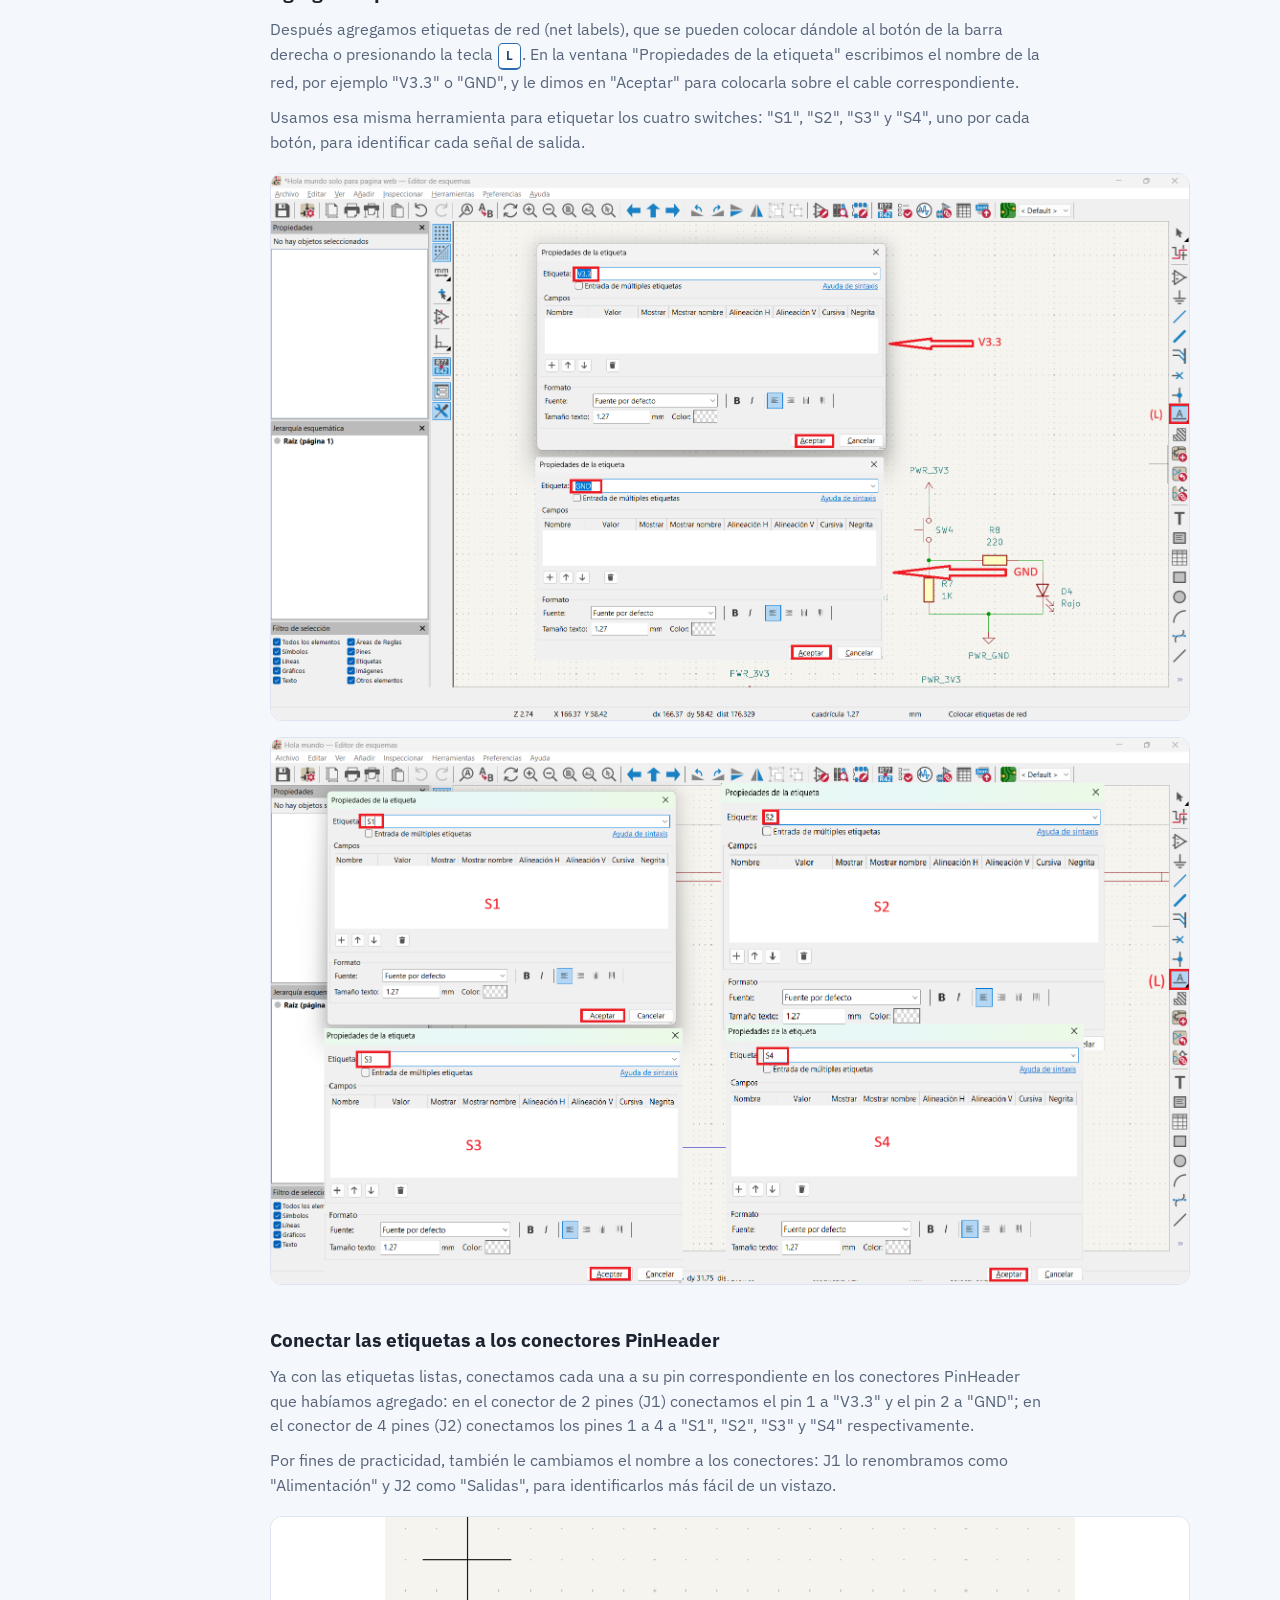
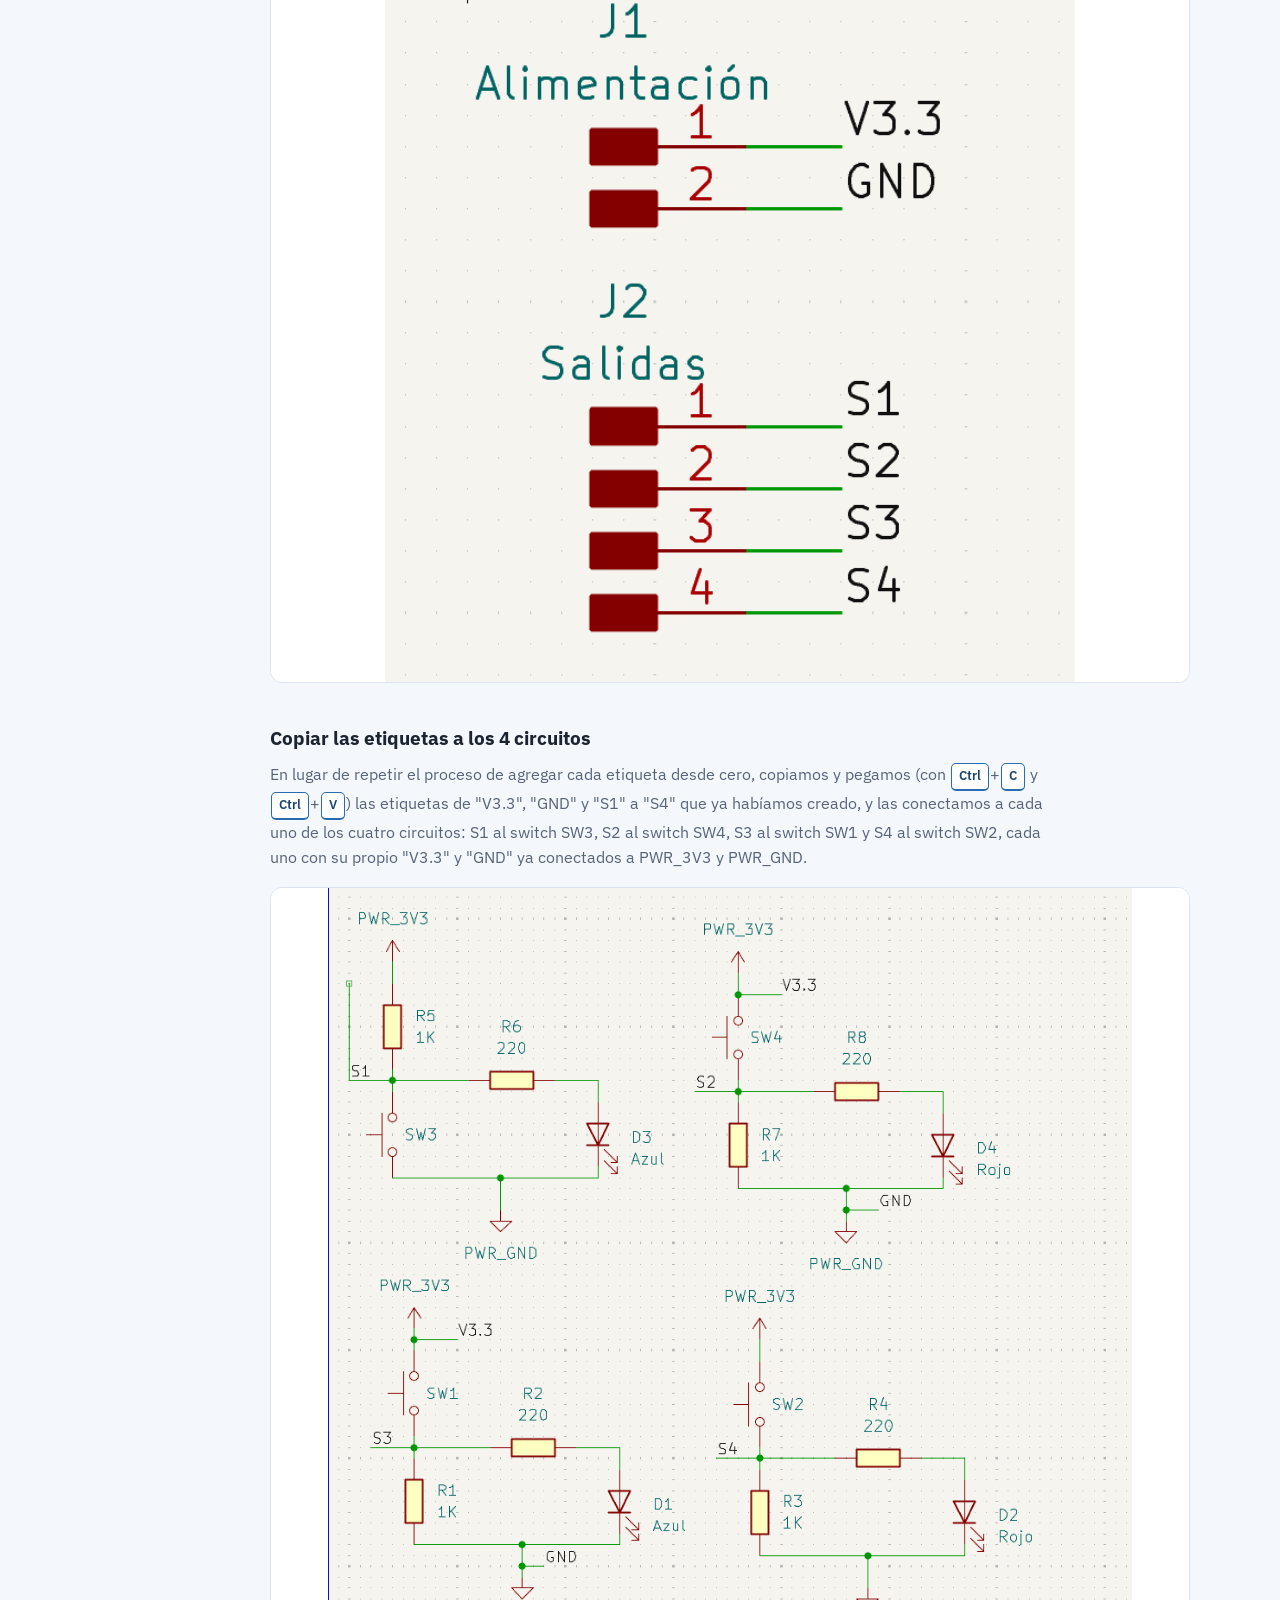
<file: kicad.html>
<!DOCTYPE html>
<html lang="es">
<head>
<meta charset="UTF-8">
<meta name="viewport" content="width=device-width, initial-scale=1.0">
<title>Proceso en KiCad — Producción Electrónica</title>
<link rel="preconnect" href="https://fonts.googleapis.com">
<link rel="preconnect" href="https://fonts.gstatic.com" crossorigin>
<link href="https://fonts.googleapis.com/css2?family=IBM+Plex+Sans:wght@400;500;600;700&display=swap" rel="stylesheet">
<link rel="stylesheet" href="styles.css">
</head>
<body>

<div class="site-shell">
  <aside class="sidebar">
    <a href="index.html" class="brand">Producción Electrónica</a>
    <span class="brand-sub">Ingeniería Mecatrónica · Ibero Puebla</span>
    <nav>
      <a href="index.html">Inicio</a>
      <details class="sidebar-group" open>
        <summary>Práctica 1</summary>
        <div class="sidebar-subnav">
          <a href="kicad.html" class="active">KiCad</a>
          <a href="mods.html">Mods</a>
          <a href="monofab.html">MonoFab</a>
        </div>
      </details>
      <details class="sidebar-group" open>
        <summary>Práctica 2</summary>
        <div class="sidebar-subnav">
          <a href="multisim.html">Multisim</a>
        </div>
      </details>
      <details class="sidebar-group" open>
        <summary>Práctica 3</summary>
        <div class="sidebar-subnav">
          <a href="altium.html">Altium</a>
        </div>
      </details>
    </nav>
  </aside>

  <div class="site-main">

<div class="tool-page-header">
  <div class="kicker">Práctica 1 · Paso 1 de 3</div>
  <h1>Proceso en KiCad</h1>
  <p>Diseño del circuito, distribución de componentes y generación de los archivos Gerber, desde cero hasta tener la placa lista para fabricar.</p>
</div>


<div class="page-toc">
  <a href="#grp-instalacion-kicad">Instalación de KiCad</a>
  <a href="#grp-instalacion-fablab">Librería FabLab</a>
  <a href="#grp-creacion-proyecto">Creación del proyecto</a>
  <a href="#grp-agregar-componentes">Agregar componentes</a>
  <a href="#grp-verificacion-esquematico">Verificación del esquemático</a>
  <a href="#grp-diseno-placa">Diseño de la placa</a>
  <a href="#grp-exportacion-archivos">Exportación de archivos</a>
</div>

<div class="tool-page-body">

<div class="process-intro" style="margin-top:8px;">
  <h3>Proceso paso a paso</h3>
  <p>Nuestro primer proyecto del semestre: una placa con botones y LEDs indicadores, diseñada en KiCad y fabricada en la MonoFab SRM-20.</p>
</div>

  <div class="ref-card" style="margin-bottom:22px;">
    <h4>Componentes usados</h4>
    <table class="ref-table">
      <tr><td><span class="ref-num">10</span></td><td>Resistencias (R1–R10)</td></tr>
      <tr><td><span class="ref-num">4</span></td><td>LEDs, 2 azules y 2 rojos (D1–D4)</td></tr>
      <tr><td><span class="ref-num">4</span></td><td>Botones / switches táctiles (SW1–SW4)</td></tr>
      <tr><td><span class="ref-num">2</span></td><td>Conectores PinHeader: J1 alimentación (1x02) y J2 salidas (1x04)</td></tr>
    </table>
  </div>

  <div class="ref-card" style="margin-bottom:30px;">
    <h4>Atajos de teclado usados en KiCad</h4>
    <table class="ref-table">
      <tr><td><kbd class="key">A</kbd></td><td>Añadir símbolo</td></tr>
      <tr><td><kbd class="key">P</kbd></td><td>Colocar símbolo de alimentación</td></tr>
      <tr><td><kbd class="key">L</kbd></td><td>Colocar etiqueta de red</td></tr>
      <tr><td><kbd class="key">T</kbd></td><td>Dibujar texto</td></tr>
      <tr><td><kbd class="key">R</kbd></td><td>Rotar el componente seleccionado</td></tr>
      <tr><td><kbd class="key">E</kbd></td><td>Editar propiedades del elemento seleccionado</td></tr>
      <tr><td><kbd class="key">X</kbd></td><td>Enrutar pista única</td></tr>
      <tr><td><kbd class="key">B</kbd></td><td>Rellenar zona de cobre</td></tr>
      <tr><td><kbd class="key">Ctrl</kbd>+<kbd class="key">C</kbd> / <kbd class="key">Ctrl</kbd>+<kbd class="key">V</kbd></td><td>Copiar y pegar componentes o etiquetas</td></tr>
      <tr><td><kbd class="key">Ctrl</kbd>+<kbd class="key">M</kbd></td><td>Administrador de complementos y contenido</td></tr>
      <tr><td><kbd class="key">Ctrl</kbd>+<kbd class="key">Mayúsculas</kbd>+<kbd class="key">Z</kbd></td><td>Dibujar zonas rellenas</td></tr>
    </table>
  </div>

          <h5 class="step-group-title" id="grp-instalacion-kicad">Instalación de KiCad</h5>
          <ul class="step-list">
            <li id="step-kicad-instalar-la-aplicacion">
              <div class="step-thumb has-img"><a href="images/kicad-descargar-app.png" target="_blank"><img src="images/kicad-descargar-app.png" alt="Página oficial de descarga de KiCad con opciones para Windows, macOS, Linux y Docker"></a></div>
              <div class="step-text">
                <strong>Instalar la aplicación</strong>
                <a class="step-link-callout" href="https://www.kicad.org/download/" target="_blank">https://www.kicad.org/download/</a>
                <span>Ese link lleva a la página oficial de descarga de KiCad. Ahí hay que instalarlo según el sistema operativo de cada quien (Windows, macOS, Linux o Docker).</span>
              </div>
            </li>
            <li id="step-kicad-abrir-la-aplicacion-e-interfaz-principal">
              <div class="step-thumb has-img"><a href="images/kicad-interfaz-principal.png" target="_blank"><img src="images/kicad-interfaz-principal.png" alt="Interfaz principal de KiCad recién abierta, con el panel de archivos de proyecto y los accesos a los distintos editores"></a></div>
              <div class="step-text">
                <strong>Abrir la aplicación y ver la interfaz principal</strong>
                <span>Ya instalado, abrimos KiCad y se mostró la interfaz principal del programa: del lado izquierdo el panel de "Archivos de proyecto" y del lado derecho los accesos directos a las distintas herramientas (Editor de esquemas, Editor de símbolos, Editor de placas, Editor de huellas, Visor Gerber, Conversor de imágenes, Herramientas de cálculo, Editor de hoja de trabajo y Administrador de complementos y contenido).</span>
              </div>
            </li>
          </ul>

          <h5 class="step-group-title" id="grp-instalacion-fablab">Instalación de la librería FabLab</h5>
          <ul class="step-list">
            <li id="step-kicad-abrir-el-administrador-de-complementos-y-contenido">
              <div class="step-thumb has-img"><a href="images/kicad-abrir-administrador-complementos.png" target="_blank"><img src="images/kicad-abrir-administrador-complementos.png" alt="Menú Herramientas de KiCad con la opción Administrador de complementos y contenido resaltada"></a></div>
              <div class="step-text">
                <strong>Abrir el Administrador de complementos y contenido</strong>
                <span>Dentro de la aplicación, en la pestaña "Herramientas" seleccionamos "Administrador de complementos y contenido" (<kbd class="key">Ctrl</kbd>+<kbd class="key">M</kbd>). Desde ahí instalamos la librería FabLab, un paquete de símbolos y huellas pensado para fabricación digital que agrupa los componentes que usamos en el curso (conectores, botones, LEDs, resistencias, etc.) ya ajustados a las herramientas del laboratorio, para que el diseño sea compatible desde el esquemático hasta el corte de la placa.</span>
              </div>
            </li>
            <li id="step-kicad-buscar-e-instalar-la-libreria-fablab">
              <div class="step-thumb has-img"><a href="images/kicad-fablab.png" target="_blank"><img src="images/kicad-fablab.png" alt="Administrador de complementos y contenidos con la librería FabLab"></a></div>
              <div class="step-text">
                <strong>Buscar e instalar la librería FabLab</strong>
                <span>Ya dentro del Administrador de complementos y contenido, buscamos "FabLab" y, una vez encontrada, le dimos en "Aplicar todos los cambios" para instalarla.</span>
              </div>
            </li>
            <li id="step-kicad-confirmacion-de-la-instalacion-de-fablib">
              <div class="step-thumb has-img"><a href="images/kicad-fablib-instalado.png" target="_blank"><img src="images/kicad-fablib-instalado.png" alt="Ventana de progreso con la descarga completa y el paquete KiCad FabLib instalado"></a></div>
              <div class="step-text">
                <strong>Confirmación de la instalación</strong>
                <span>Se abrió una ventana con el progreso de la descarga y, al terminar, mostró en Detalles que estaba descargando el paquete desde gitlab.fabcloud.org, que instaló el paquete "KiCad FabLib" y que todas las operaciones se completaron satisfactoriamente.</span>
              </div>
            </li>
          </ul>

          <h5 class="step-group-title" id="grp-creacion-proyecto">Creación del proyecto</h5>
          <ul class="step-list">
            <li id="step-kicad-crear-un-nuevo-proyecto">
              <div class="step-thumb has-img"><a href="images/kicad-nuevo-proyecto.png" target="_blank"><img src="images/kicad-nuevo-proyecto.png" alt="Menú Archivo con Nuevo proyecto seleccionado y el Selector de plantillas de proyecto con la plantilla default de KiCad"></a></div>
              <div class="step-text">
                <strong>Crear un nuevo proyecto</strong>
                <span>En la pestaña "Archivo" seleccionamos "Nuevo proyecto". Se abrió el Selector de plantillas de proyecto, dejamos seleccionada la plantilla "default" de KiCad y le dimos en "Aceptar".</span>
              </div>
            </li>
            <li id="step-kicad-guardar-el-proyecto">
              <div class="step-thumb has-img"><a href="images/kicad-guardar-proyecto.png" target="_blank"><img src="images/kicad-guardar-proyecto.png" alt="Ventana Nueva carpeta de proyecto con el nombre de archivo Hola mundo y el botón Guardar"></a></div>
              <div class="step-text">
                <strong>Guardar el proyecto</strong>
                <span>Se abrió la ventana para guardar el proyecto. En "Nombre de archivo" escribimos "Hola mundo" (dejamos activada la opción de crear una nueva carpeta para el proyecto) y le dimos en "Guardar".</span>
              </div>
            </li>
          </ul>

          <h5 class="step-group-title" id="grp-agregar-componentes">Agregar componentes</h5>
          <ul class="step-list">
            <li id="step-kicad-abrir-el-esquematico">
              <div class="step-thumb has-img"><a href="images/esquematico.png" target="_blank"><img src="images/esquematico.png" alt="Panel de Archivos de proyecto con Hola mundo.kicad_sch seleccionado para abrir el esquemático"></a></div>
              <div class="step-text">
                <strong>Abrir el esquemático</strong>
                <span>Ya guardado el proyecto, del lado izquierdo, en el panel de "Archivos de proyecto", buscamos el archivo "Hola mundo.kicad_sch" y le dimos doble clic para abrir el editor de esquemáticos.</span>
              </div>
            </li>
            <li id="step-kicad-agregar-un-simbolo-y-buscar-la-resistencia">
              <div class="step-thumb has-img"><a href="images/kicad-agregar-simbolo-1206.png" target="_blank"><img src="images/kicad-agregar-simbolo-1206.png" alt="Ventana Elegir símbolo con búsqueda '1206', mostrando el símbolo y la huella FabLab de la resistencia R_1206"></a></div>
              <div class="step-text">
                <strong>Agregar un símbolo y buscar la resistencia</strong>
                <span>Con el esquemático ya abierto, del lado derecho le dimos en "Añadir símbolo" (también se puede abrir presionando la tecla <kbd class="key">A</kbd>). Se abrió la ventana "Elegir símbolo" y ahí escribimos "1206" para buscar una resistencia de ese tamaño. A la derecha se mostraron dos vistas previas: arriba el símbolo, que es como se representa el componente dentro del esquemático, y abajo la huella (footprint), que es el patrón de pads que va a quedar impreso en la placa física para soldar ese componente; es importante revisarla porque debe coincidir en tamaño y forma con el componente real que se va a soldar. Tanto el símbolo como la huella de esta resistencia vienen de la librería FabLab que instalamos previamente. Le dimos en "Aceptar" y la colocamos en el esquemático.</span>
                <span>Para girar un componente y que quedara orientado como necesitábamos, lo seleccionamos y presionamos la tecla <kbd class="key">R</kbd>.</span>
              </div>
            </li>
            <li id="step-kicad-agregar-el-led-y-el-switch">
              <div class="step-thumb has-img"><a href="images/kicad-agregar-led-switch.png" target="_blank"><img src="images/kicad-agregar-led-switch.png" alt="Ventana Elegir símbolo mostrando LED_1206 y, junto a ella, otra ventana con Switch_Tactile_Omron"></a></div>
              <div class="step-text">
                <strong>Agregar el LED y el switch</strong>
                <span>De la misma manera, presionando <kbd class="key">A</kbd> (o dándole al botón "Añadir símbolo"), buscamos otra vez "1206" y esta vez elegimos "LED_1206", le dimos en "Aceptar" y lo colocamos en el esquemático.</span>
                <span>Después, otra vez con <kbd class="key">A</kbd>, buscamos "switch_tactile" y elegimos "Switch_Tactile_Omron" para agregar el botón. Le dimos en "Aceptar" y lo colocamos en el esquemático, junto al LED.</span>
              </div>
            </li>
            <li id="step-kicad-agregar-los-simbolos-de-alimentacion">
              <div class="step-thumb has-img"><a href="images/kicad-agregar-pwr-gnd.png" target="_blank"><img src="images/kicad-agregar-pwr-gnd.png" alt="Ventana Elegir símbolo de alimentación mostrando PWR_3V3 y, junto a ella, otra ventana con GND"></a></div>
              <div class="step-text">
                <strong>Agregar los símbolos de alimentación</strong>
                <span>Estos símbolos no se encuentran presionando <kbd class="key">A</kbd>: están debajo de "Añadir símbolo", en "Colocar símbolos de alimentación", que también se puede abrir con la tecla <kbd class="key">P</kbd>. Ahí buscamos "pwr" y elegimos "PWR_3V3" para agregar la alimentación, le dimos en "Aceptar" y lo colocamos en el esquemático.</span>
                <span>De la misma manera, con <kbd class="key">P</kbd>, buscamos "gnd" y elegimos "GND". A ninguno de los dos símbolos le aparece huella asignada, pero no importa porque son solo etiquetas de alimentación (no son componentes físicos que se vayan a soldar). Le dimos en "Aceptar" y lo colocamos en el esquemático.</span>
              </div>
            </li>
            <li id="step-kicad-organizar-y-conectar-los-componentes">
              <div class="step-thumb has-img"><a href="images/kicad-conexion-componentes.png" target="_blank"><img src="images/kicad-conexion-componentes.png" alt="Componentes organizados y conectados con cables verdes: PWR_3V3, SW1, R1, R2, D1 y GND"></a></div>
              <div class="step-text">
                <strong>Organizar y conectar los componentes</strong>
                <span>Ya con todos los componentes en el esquemático, los acomodamos como se ve en la imagen: PWR_3V3 arriba conectado al switch SW1, y de ahí bajando hacia la resistencia R1 (1K) por un lado y, del mismo punto, hacia la resistencia R2 (220) por otro; R2 se conecta al LED D1 (azul), y tanto R1 como D1 se unen abajo en un mismo punto que se conecta a GND, y GND a su vez a PWR_GND.</span>
                <span>Para conectarlos, nos acercamos a la esquina o al pin de un componente hasta que el cursor cambia a un lápiz verde; eso significa que ahí se puede empezar a trazar un cable. Le dimos clic y lo arrastramos hasta el pin del siguiente componente para unirlos, y así fuimos conectando todo el circuito.</span>
              </div>
            </li>
            <li id="step-kicad-repetir-el-circuito-para-los-4-botones">
              <div class="step-thumb has-img"><a href="images/kicad-4-circuitos-conectados.png" target="_blank"><img src="images/kicad-4-circuitos-conectados.png" alt="Los cuatro circuitos de botón, resistencias y LED ya conectados: SW1-D1, SW2-D2, SW3-D3 y SW4-D4"></a></div>
              <div class="step-text">
                <strong>Repetir el circuito para los 4 botones</strong>
                <span>Repetimos los mismos pasos (agregar el switch, las dos resistencias, el LED y los símbolos de alimentación, y conectarlos) hasta tener los cuatro circuitos completos: SW1 con R1, R2 y D1 (azul); SW2 con R3, R4 y D2 (rojo); SW3 con R5, R6 y D3 (azul); y SW4 con R7, R8 y D4 (rojo), cada uno con su propio PWR_3V3 y PWR_GND.</span>
                <span><strong style="font-size:15.5px; display:inline;">Nota:</strong> en lugar de agregar cada componente desde cero, también se pueden seleccionar los que ya están conectados y copiarlos con <kbd class="key">Ctrl</kbd>+<kbd class="key">C</kbd> y pegarlos con <kbd class="key">Ctrl</kbd>+<kbd class="key">V</kbd>, para después solo renombrarlos y acomodarlos.</span>
              </div>
            </li>
            <li id="step-kicad-agregar-el-conector-pinheader" class="pair">
              <div class="step-text">
                <strong>Agregar los conectores PinHeader</strong>
                <span>Presionamos otra vez <kbd class="key">A</kbd> y buscamos "PinHeader_01x04_P2.54mm_Vertical_THT_D1.4mm". Seleccionamos ese conector, le dimos en "Aceptar" y lo agregamos al esquemático.</span>
                <span>Hicimos lo mismo buscando ahora "PinHeader_01x02_P2.54mm_Vertical_THT_D1.4mm", la misma familia de conector pero de 2 pines en lugar de 4, y lo agregamos también.</span>
              </div>
              <div class="step-thumb-row">
                <div class="step-thumb has-img"><a href="images/kicad-agregar-pinheader-1x04.png" target="_blank"><img src="images/kicad-agregar-pinheader-1x04.png" alt="Ventana Elegir símbolo con búsqueda 'PinHeader_01x04_P2.54mm_Vertical_THT_D1.4mm' seleccionado"></a></div>
                <div class="step-thumb has-img"><a href="images/kicad-agregar-pinheader-1x02.png" target="_blank"><img src="images/kicad-agregar-pinheader-1x02.png" alt="Ventana Elegir símbolo con búsqueda 'PinHeader_01x02_P2.54mm_Vertical_THT_D1.4mm' seleccionado"></a></div>
              </div>
            </li>
            <li id="step-kicad-agregar-etiquetas-de-red" class="pair">
              <div class="step-text">
                <strong>Agregar etiquetas de red</strong>
                <span>Después agregamos etiquetas de red (net labels), que se pueden colocar dándole al botón de la barra derecha o presionando la tecla <kbd class="key">L</kbd>. En la ventana "Propiedades de la etiqueta" escribimos el nombre de la red, por ejemplo "V3.3" o "GND", y le dimos en "Aceptar" para colocarla sobre el cable correspondiente.</span>
                <span>Usamos esa misma herramienta para etiquetar los cuatro switches: "S1", "S2", "S3" y "S4", uno por cada botón, para identificar cada señal de salida.</span>
              </div>
              <div class="step-thumb-row">
                <div class="step-thumb has-img"><a href="images/kicad-etiquetas-de-red.png" target="_blank"><img src="images/kicad-etiquetas-de-red.png" alt="Ventana Propiedades de la etiqueta con las etiquetas de red V3.3 y GND, y el botón de etiqueta resaltado en la barra derecha"></a></div>
                <div class="step-thumb has-img"><a href="images/kicad-etiquetas-s1-s4.png" target="_blank"><img src="images/kicad-etiquetas-s1-s4.png" alt="Cuatro ventanas de Propiedades de la etiqueta con las etiquetas S1, S2, S3 y S4"></a></div>
              </div>
            </li>
            <li id="step-kicad-conectar-las-etiquetas-a-los-pinheader">
              <div class="step-thumb has-img"><a href="images/kicad-conectores-alimentacion-salidas.png" target="_blank"><img src="images/kicad-conectores-alimentacion-salidas.png" alt="Conector J1 (Alimentación) con los pines V3.3 y GND, y conector J2 (Salidas) con los pines S1, S2, S3 y S4"></a></div>
              <div class="step-text">
                <strong>Conectar las etiquetas a los conectores PinHeader</strong>
                <span>Ya con las etiquetas listas, conectamos cada una a su pin correspondiente en los conectores PinHeader que habíamos agregado: en el conector de 2 pines (J1) conectamos el pin 1 a "V3.3" y el pin 2 a "GND"; en el conector de 4 pines (J2) conectamos los pines 1 a 4 a "S1", "S2", "S3" y "S4" respectivamente.</span>
                <span>Por fines de practicidad, también le cambiamos el nombre a los conectores: J1 lo renombramos como "Alimentación" y J2 como "Salidas", para identificarlos más fácil de un vistazo.</span>
              </div>
            </li>
            <li id="step-kicad-copiar-las-etiquetas-a-los-4-circuitos">
              <div class="step-thumb has-img"><a href="images/kicad-etiquetas-en-4-circuitos.png" target="_blank"><img src="images/kicad-etiquetas-en-4-circuitos.png" alt="Los cuatro circuitos con las etiquetas V3.3, GND y S1 a S4 ya conectadas a cada switch"></a></div>
              <div class="step-text">
                <strong>Copiar las etiquetas a los 4 circuitos</strong>
                <span>En lugar de repetir el proceso de agregar cada etiqueta desde cero, copiamos y pegamos (con <kbd class="key">Ctrl</kbd>+<kbd class="key">C</kbd> y <kbd class="key">Ctrl</kbd>+<kbd class="key">V</kbd>) las etiquetas de "V3.3", "GND" y "S1" a "S4" que ya habíamos creado, y las conectamos a cada uno de los cuatro circuitos: S1 al switch SW3, S2 al switch SW4, S3 al switch SW1 y S4 al switch SW2, cada uno con su propio "V3.3" y "GND" ya conectados a PWR_3V3 y PWR_GND.</span>
              </div>
            </li>
            <li id="step-kicad-agregar-titulos-de-texto" class="pair">
              <div class="step-text">
                <strong>Agregar títulos de texto</strong>
                <span>Para tener más ordenado el esquemático, del lado derecho buscamos la herramienta "Dibujar texto" (la T), que también se puede abrir presionando la tecla <kbd class="key">T</kbd>. La seleccionamos, escribimos "Entradas y Salidas" y le pusimos un tamaño de letra de 3 mm, solo por comodidad y para que se viera más grande, y lo colocamos arriba de los conectores PinHeader que habíamos puesto antes. Este texto es solo una referencia visual para identificar rápido qué es cada cosa; no forma parte del circuito.</span>
              </div>
              <div class="step-thumb-row">
                <div class="step-thumb has-img"><a href="images/kicad-texto-entradas-salidas.png" target="_blank"><img src="images/kicad-texto-entradas-salidas.png" alt="Ventana Propiedades del texto con 'Entradas y Salidas' escrito, y la herramienta Dibujar texto (T) resaltada"></a></div>
                <div class="step-thumb has-img"><a href="images/kicad-texto-entradas-salidas-resultado.png" target="_blank"><img src="images/kicad-texto-entradas-salidas-resultado.png" alt="Título 'Entradas y Salidas' colocado arriba de los conectores J1 (Alimentación) y J2 (Salidas)"></a></div>
              </div>
            </li>
            <li id="step-kicad-agregar-titulo-botones" class="pair">
              <div class="step-text">
                <strong>Agregar el título "Botones"</strong>
                <span>Hicimos lo mismo otra vez con la tecla <kbd class="key">T</kbd>: escribimos "Botones", con el mismo tamaño de letra de 3 mm, y lo colocamos arriba de los cuatro circuitos de switches que ya habíamos agregado, para agruparlos visualmente y que se identificara más fácil qué es cada cosa.</span>
              </div>
              <div class="step-thumb-row">
                <div class="step-thumb has-img"><a href="images/kicad-texto-botones.png" target="_blank"><img src="images/kicad-texto-botones.png" alt="Ventana Propiedades del texto con 'Botones' escrito, tamaño de texto 3mm y la herramienta Dibujar texto (T) resaltada"></a></div>
                <div class="step-thumb has-img"><a href="images/kicad-texto-botones-resultado.png" target="_blank"><img src="images/kicad-texto-botones-resultado.png" alt="Título 'Botones' colocado arriba de los cuatro circuitos de switches, resistencias y LEDs"></a></div>
              </div>
            </li>
            <li id="step-kicad-encerrar-los-grupos-con-rectangulos">
              <div class="step-thumb has-img"><a href="images/kicad-rectangulos-agrupacion.png" target="_blank"><img src="images/kicad-rectangulos-agrupacion.png" alt="Los grupos Entradas y salidas y Botones encerrados cada uno con un rectángulo azul"></a></div>
              <div class="step-text">
                <strong>Encerrar los grupos con rectángulos</strong>
                <span>Para que se vieran más ordenados, seleccionamos la herramienta "Dibujar rectángulos" (en la barra derecha) y encerramos con un rectángulo cada uno de los dos grupos que armamos: uno alrededor de "Entradas y Salidas" con sus conectores, y otro alrededor de "Botones" con los cuatro circuitos de switches. Esto es solo por comodidad visual, no forma parte del circuito.</span>
              </div>
            </li>
          </ul>

          <h5 class="step-group-title" id="grp-verificacion-esquematico">Verificación del esquemático</h5>
          <ul class="step-list">
            <li id="step-kicad-verificacion-con-el-control-de-reglas-electricas">
              <div class="step-thumb has-img"><a href="images/kicad-erc.png" target="_blank"><img src="images/kicad-erc.png" alt="Ventana del Control de Reglas Eléctricas (ERC) en KiCad"></a></div>
              <div class="step-text">
                <strong>Verificación con el Control de Reglas Eléctricas</strong>
                <span>Esto sirve para ver los errores y comprobar que todo esté bien conectado antes de pasar a la placa. En nuestro caso marcó 2 errores y 2 avisos; estos se pueden ignorar porque no son trascendentales y no afectan en nada al circuito.</span>
              </div>
            </li>
          </ul>

          <h5 class="step-group-title" id="grp-diseno-placa">Diseño de la placa</h5>
          <ul class="step-list">
            <li id="step-kicad-paso-al-editor-de-placas" class="pair">
              <div class="step-text">
                <strong>Paso al editor de placas</strong>
                <span>Con el esquemático libre de errores, le dimos clic al botón "Cambiar al editor de placas" en la barra de herramientas. Esto abrió el editor de placas, donde por ahora solo se ve el contorno vacío de la hoja; después presionamos "Actualizar placa desde esquema" para traer todos los componentes que conectamos.</span>
              </div>
              <div class="step-thumb-row">
                <div class="step-thumb has-img"><a href="images/kicad-boton-editor-placas.png" target="_blank"><img src="images/kicad-boton-editor-placas.png" alt="Botón 'Cambiar al editor de placas' resaltado en la barra de herramientas del editor de esquemas"></a></div>
                <div class="step-thumb has-img"><a href="images/kicad-editor-placas-vacio.png" target="_blank"><img src="images/kicad-editor-placas-vacio.png" alt="Editor de placas recién abierto, vacío, sin componentes"></a></div>
              </div>
            </li>
            <li id="step-kicad-actualizar-placa-desde-esquema" class="pair">
              <div class="step-text">
                <strong>Actualizar placa desde esquema</strong>
                <span>Después presionamos el botón de arriba "Actualizar placa desde esquema". Se abrió una ventana mostrando los cambios que se iban a aplicar (los componentes con su huella correspondiente) y, sin errores, le dimos en "Actualizar placa". Con eso todos los componentes que teníamos en el editor de esquemas pasaron al editor de placas.</span>
              </div>
              <div class="step-thumb-row">
                <div class="step-thumb has-img"><a href="images/kicad-actualizar-placa-desde-esquema.png" target="_blank"><img src="images/kicad-actualizar-placa-desde-esquema.png" alt="Ventana Actualizar placa desde esquema con la lista de cambios a aplicar y el botón Actualizar placa"></a></div>
                <div class="step-thumb has-img"><a href="images/kicad-componentes-en-placa.png" target="_blank"><img src="images/kicad-componentes-en-placa.png" alt="Componentes SW1 a SW4 con sus resistencias y LEDs ya colocados en el editor de placas"></a></div>
              </div>
            </li>
            <li id="step-kicad-organizar-los-componentes">
              <div class="step-thumb has-img"><a href="images/kicad-organizar-componentes-placa.png" target="_blank"><img src="images/kicad-organizar-componentes-placa.png" alt="Componentes organizados en la placa con las líneas ratsnest mostrando las conexiones pendientes de rutear"></a></div>
              <div class="step-text">
                <strong>Organizar los componentes</strong>
                <span>Después de eso solo queda agrupar los componentes como uno quiera; en la imagen se ve cómo los organizamos nosotros. Para girar un componente y que quedara orientado como lo necesitábamos, lo seleccionamos y presionamos la tecla <kbd class="key">R</kbd>.</span>
              </div>
            </li>
            <li id="step-kicad-configurar-tamanos-de-pista-predefinidos" class="pair">
              <div class="step-text">
                <strong>Configurar tamaños de pista predefinidos</strong>
                <span>Arriba a la izquierda, en el menú "Pista: usar el ancho de clase de red", le dimos clic y seleccionamos "Editar tamaños predefinidos...". Se abrió la "Configuración de la placa" ya en la sección "Tamaños predefinidos", y ahí agregamos dos anchos de pista: 0.4 mm, para el tamaño de nuestras pistas, y 2 mm, para el contorno de la placa. Ambos tamaños los definimos así por las fresas disponibles en la MonoFab.</span>
              </div>
              <div class="step-thumb-row">
                <div class="step-thumb has-img"><a href="images/kicad-menu-tamanos-pista.png" target="_blank"><img src="images/kicad-menu-tamanos-pista.png" alt="Menú 'Pista: usar el ancho de clase de red' con la opción Editar tamaños predefinidos resaltada"></a></div>
                <div class="step-thumb has-img"><a href="images/kicad-tamanos-predefinidos.png" target="_blank"><img src="images/kicad-tamanos-predefinidos.png" alt="Configuración de la placa en Tamaños predefinidos con los anchos de pista 0.4mm y 2mm agregados"></a></div>
              </div>
            </li>
            <li id="step-kicad-enrutar-las-pistas">
              <div class="step-thumb has-img"><a href="images/kicad-enrutar-pista-unica.png" target="_blank"><img src="images/kicad-enrutar-pista-unica.png" alt="Herramienta Enrutar pista única resaltada en la barra derecha, con la capa F.Cu seleccionada"></a></div>
              <div class="step-text">
                <strong>Enrutar las pistas</strong>
                <span>Para enrutar las pistas usamos la herramienta de la derecha "Enrutar pista única" (también se puede abrir presionando la tecla <kbd class="key">X</kbd>). Hay que fijarse que esté seleccionada la capa F.Cu, como se ve en la imagen, y ahí empezamos a conectar nuestros componentes. Solo deja conectarlos si son "compatibles"; por ejemplo, no se puede conectar GND con V3.3.</span>
                <span>Antes de empezar, arriba a la izquierda revisamos los tamaños que habíamos creado y seleccionamos el de 0.4 mm, para que nuestra pista se hiciera de ese tamaño.</span>
              </div>
            </li>
            <li id="step-kicad-repetir-el-enrutado-con-los-demas-componentes">
              <div class="step-thumb has-img"><a href="images/kicad-enrutado-progreso.png" target="_blank"><img src="images/kicad-enrutado-progreso.png" alt="La mayoría de las pistas ya enrutadas en F.Cu, revisando que todas midan 0.4mm"></a></div>
              <div class="step-text">
                <strong>Repetir el enrutado con los demás componentes</strong>
                <span>Se hace lo mismo con todos los demás componentes, revisando siempre que todas las pistas midan 0.4 mm. También agregamos dos resistencias de 0Ω como puente, en nuestro caso ambas de GND en los dos lados, que solo sirvieron para puntear conexiones que no podíamos rutear directo.</span>
              </div>
            </li>
            <li id="step-kicad-trazar-el-contorno-de-la-placa" class="pair">
              <div class="step-text">
                <strong>Trazar el contorno de la placa</strong>
                <span>Del lado derecho, en el mismo lugar donde seleccionamos F.Cu, ahora buscamos la capa "Edge.Cuts". Con ayuda de la herramienta "Línea" y, del lado izquierdo, seleccionando el tamaño de 2 mm que habíamos establecido antes, empezamos a trazar la forma de nuestra PCB, fijándonos que todas las líneas cerraran bien. Se puede usar cualquier otra herramienta, como cuadrado o círculo, pero en nuestro diseño solo usamos líneas.</span>
                <span>Así quedó después de unir todas las líneas y cerrar el contorno completo.</span>
              </div>
              <div class="step-thumb-row">
                <div class="step-thumb has-img"><a href="images/kicad-contorno-edge-cuts.png" target="_blank"><img src="images/kicad-contorno-edge-cuts.png" alt="Capa Edge.Cuts seleccionada junto con la herramienta Línea y el tamaño de 2mm"></a></div>
                <div class="step-thumb has-img"><a href="images/kicad-contorno-cerrado.png" target="_blank"><img src="images/kicad-contorno-cerrado.png" alt="Contorno octagonal de la PCB ya cerrado con todas las líneas unidas"></a></div>
              </div>
            </li>
            <li id="step-kicad-comprobar-reglas-de-diseno">
              <div class="step-thumb has-img"><a href="images/kicad-drc-2-errores.png" target="_blank"><img src="images/kicad-drc-2-errores.png" alt="Comprobar reglas de diseño marcando 2 errores de conexión faltante entre elementos"></a></div>
              <div class="step-text">
                <strong>Comprobar reglas de diseño</strong>
                <span>Corrimos "Comprobar reglas de diseño" (DRC) para revisar que no quedara ningún error. En nuestro caso marcó 2 errores de conexión, que por cómo quedó nuestro diseño, la única forma de arreglarlos era agregando 2 resistencias.</span>
              </div>
            </li>
            <li id="step-kicad-agregar-resistencias-de-puente" class="pair">
              <div class="step-text">
                <strong>Agregar resistencias de puente</strong>
                <span>Agregamos esas 2 resistencias en el editor de esquemas; en ambos lados tenían GND, así que les conectamos GND. Las actualizamos al editor de placas con "Actualizar placa desde esquema", y ya ahí las acomodamos y conectamos.</span>
              </div>
              <div class="step-thumb-row">
                <div class="step-thumb has-img"><a href="images/kicad-resistencias-puente-esquematico.png" target="_blank"><img src="images/kicad-resistencias-puente-esquematico.png" alt="Resistencias R9 y R10 de 220 en el editor de esquemas, ambas con GND conectado en los dos lados"></a></div>
                <div class="step-thumb has-img"><a href="images/kicad-resistencias-puente-placa.png" target="_blank"><img src="images/kicad-resistencias-puente-placa.png" alt="Resistencias R9 y R10 ya acomodadas y conectadas en el editor de placas"></a></div>
              </div>
            </li>
            <li id="step-kicad-verificar-de-nuevo-y-ver-que-se-puedan-ignorar">
              <div class="step-thumb has-img"><a href="images/kicad-drc-errores-ignorables.png" target="_blank"><img src="images/kicad-drc-errores-ignorables.png" alt="DRC corriendo de nuevo, todavía con 2 errores de conexión pero ya ignorables"></a></div>
              <div class="step-text">
                <strong>Verificar de nuevo y ver que se puedan ignorar</strong>
                <span>Corriendo el DRC otra vez, seguía marcando los mismos 2 errores, pero ahora sí se podían ignorar, ya que estaban conectados bien, por así decirlo, con las resistencias que agregamos.</span>
              </div>
            </li>
            <li id="step-kicad-marcar-los-orificios-con-un-circulo" class="pair">
              <div class="step-text">
                <strong>Marcar los orificios con un círculo</strong>
                <span>Del lado derecho seleccionamos cualquier capa de usuario (en nuestro caso usamos "User.2", pero en realidad no importa cuál se use) y, con la herramienta "Círculo", dibujamos uno lo más parecido posible a las circunferencias de los pads de alimentación.</span>
                <span>Ya puesto, lo seleccionamos y con la tecla <kbd class="key">E</kbd> se abrió la ventana "Círculo Propiedades", donde pudimos moverlo con los valores de X y Y para que quedara lo más exacto posible sobre la circunferencia del pad. En esa misma ventana, en "Relleno", lo cambiamos de "Sin relleno" a "Sólida".</span>
                <span>Al cambiarlo a "Sólida" el círculo se rellenó por completo, como se ve en la segunda imagen.</span>
              </div>
              <div class="step-thumb-row">
                <div class="step-thumb has-img"><a href="images/kicad-circulo-propiedades-user.png" target="_blank"><img src="images/kicad-circulo-propiedades-user.png" alt="Ventana Círculo Propiedades con los valores de X, Y, radio y la opción de Relleno en Sólida sobre la capa User.2"></a></div>
                <div class="step-thumb has-img"><a href="images/kicad-circulo-relleno-solido.png" target="_blank"><img src="images/kicad-circulo-relleno-solido.png" alt="Círculo de la capa User.2 ya relleno de forma sólida sobre el pad de alimentación"></a></div>
              </div>
            </li>
            <li id="step-kicad-crear-matriz-para-el-segundo-circulo" class="pair">
              <div class="step-text">
                <strong>Crear matriz para el segundo círculo</strong>
                <span>Con el círculo ya seleccionado, le dimos clic derecho y elegimos "Crear desde la selección" y después "Crear matriz".</span>
                <span>Se abrió la ventana "Crear matriz". En "Matriz en cuadrícula" pusimos "Cantidad horizontal" en 2 y "Cantidad vertical" en 1, y le dimos en "Aceptar".</span>
                <span>Con eso, la matriz colocó automáticamente el segundo círculo perfectamente alineado sobre el otro pad de alimentación.</span>
              </div>
              <div class="step-thumb-row">
                <div class="step-thumb has-img"><a href="images/kicad-crear-matriz-menu.png" target="_blank"><img src="images/kicad-crear-matriz-menu.png" alt="Menú contextual con Crear desde la selección y Crear matriz resaltados"></a></div>
                <div class="step-thumb has-img"><a href="images/kicad-crear-matriz-ventana.png" target="_blank"><img src="images/kicad-crear-matriz-ventana.png" alt="Ventana Crear matriz con cantidad horizontal 2 y cantidad vertical 1"></a></div>
              </div>
            </li>
            <li id="step-kicad-resultado-de-la-matriz">
              <div class="step-thumb has-img"><a href="images/kicad-matriz-resultado.png" target="_blank"><img src="images/kicad-matriz-resultado.png" alt="Los dos círculos ya colocados en su lugar sobre los pads del conector J1 de Alimentación"></a></div>
              <div class="step-text">
                <strong>Resultado de la matriz</strong>
                <span>Así quedaron los dos círculos, ya perfectamente colocados sobre los pads del conector "Alimentación" (J1).</span>
              </div>
            </li>
            <li id="step-kicad-repetir-con-el-conector-de-salidas">
              <div class="step-thumb has-img"><a href="images/kicad-circulos-salidas-j2.png" target="_blank"><img src="images/kicad-circulos-salidas-j2.png" alt="Los cuatro círculos ya colocados sobre los pads del conector J2 de Salidas"></a></div>
              <div class="step-text">
                <strong>Repetir con el conector de Salidas</strong>
                <span>Hicimos exactamente lo mismo con el conector "Salidas" (J2): dibujamos un círculo sobre el primer pad, lo ajustamos con la tecla <kbd class="key">E</kbd> y lo cambiamos a relleno "Sólida", y después, con clic derecho, "Crear desde la selección" y "Crear matriz", solo que esta vez pusimos "Cantidad horizontal" en 4 y "Cantidad vertical" en 1, ya que este conector tiene cuatro pads en lugar de dos.</span>
              </div>
            </li>
            <li id="step-kicad-agregar-texto-gnd-y-v-mas" class="pair">
              <div class="step-text">
                <strong>Agregar texto de GND y V+</strong>
                <span>Seleccionamos otra vez "Dibujar texto" (del lado derecho o con la tecla <kbd class="key">T</kbd>) y, en la capa, pusimos "F.Cu". Se abrió la ventana "Propiedades del texto" y ahí escribimos "GND" y, después, "V+".</span>
                <span>Esto es solo una referencia para nosotros, para saber cuál pad es cuál; lo pusimos en F.Cu para que no afectara en nada al circuito. Colocamos cada etiqueta al lado del conector "Alimentación", en su lado correspondiente.</span>
              </div>
              <div class="step-thumb-row">
                <div class="step-thumb has-img"><a href="images/kicad-texto-gnd-vplus-propiedades.png" target="_blank"><img src="images/kicad-texto-gnd-vplus-propiedades.png" alt="Ventana Propiedades del texto con GND escrito y la capa configurada en F.Cu"></a></div>
                <div class="step-thumb has-img"><a href="images/kicad-texto-gnd-vplus-resultado.png" target="_blank"><img src="images/kicad-texto-gnd-vplus-resultado.png" alt="Etiquetas GND y V+ colocadas al lado del conector Alimentación, cada una en su lado correspondiente"></a></div>
              </div>
            </li>
            <li id="step-kicad-crear-la-zona-de-cobre" class="pair">
              <div class="step-text">
                <strong>Crear la zona de cobre</strong>
                <span>Del lado derecho seleccionamos "Dibujar zonas rellenas" (también se puede abrir con <kbd class="key">Ctrl</kbd>+<kbd class="key">Mayúsculas</kbd>+<kbd class="key">Z</kbd>). Se abrió la ventana "Propiedades de la zona de cobre", donde en "Nombre de red" dejamos "&lt;sin red&gt;" y verificamos que la capa marcada fuera "F.Cu".</span>
                <span>Igual que hicimos con el contorno, fuimos trazando la zona sobre las líneas del borde de la placa, hasta cerrar todo el perímetro por completo.</span>
                <span>Ya con el perímetro cerrado, presionamos la tecla <kbd class="key">B</kbd> para "Rellenar" la zona, y toda la placa quedó cubierta de cobre en esa capa.</span>
              </div>
              <div class="step-thumb-row">
                <div class="step-thumb has-img"><a href="images/kicad-zona-de-cobre-propiedades.png" target="_blank"><img src="images/kicad-zona-de-cobre-propiedades.png" alt="Ventana Propiedades de la zona de cobre con Nombre de red en sin red y la capa F.Cu seleccionada"></a></div>
                <div class="step-thumb has-img"><a href="images/kicad-zona-perimetro-cerrado.png" target="_blank"><img src="images/kicad-zona-perimetro-cerrado.png" alt="Perímetro de la zona de cobre ya cerrado sobre el contorno de la placa"></a></div>
              </div>
            </li>
            <li id="step-kicad-rellenar-la-zona-con-b">
              <div class="step-thumb has-img"><a href="images/kicad-zona-rellena-b.png" target="_blank"><img src="images/kicad-zona-rellena-b.png" alt="Placa completa ya rellena de cobre en F.Cu después de presionar la tecla B"></a></div>
              <div class="step-text">
                <strong>Rellenar la zona con B</strong>
                <span>Así quedó la placa después de presionar <kbd class="key">B</kbd>: toda el área dentro del contorno se rellenó de cobre en la capa F.Cu.</span>
              </div>
            </li>
          </ul>

          <h5 class="step-group-title" id="grp-exportacion-archivos">Exportación de archivos</h5>
          <ul class="step-list">
            <li id="step-kicad-exportacion-de-archivos-gerber" class="pair">
              <div class="step-text">
                <strong>Exportación de archivos Gerber</strong>
                <span>Arriba a la izquierda, en "Archivo", seleccionamos "Salidas de fabricación" y luego "Gerbers (.gbr)...".</span>
                <span>En la ventana que se abrió, cambiamos el formato de trazado a SVG y en "Incluir capas" dejamos solo F.Cu, Edge.Cuts y las capas de usuario que habíamos seleccionado. Activamos "Ajustar página a la placa" y le dimos en "Trazar", lo que nos mostró en qué carpeta de la computadora se guardaron los archivos.</span>
              </div>
              <div class="step-thumb-row">
                <div class="step-thumb has-img"><a href="images/kicad-gerber-menu-archivo.png" target="_blank"><img src="images/kicad-gerber-menu-archivo.png" alt="Menú Archivo con Salidas de fabricación y Gerbers (.gbr) resaltados"></a></div>
                <div class="step-thumb has-img"><a href="images/kicad-gerber.png" target="_blank"><img src="images/kicad-gerber.png" alt="Ventana de exportación de Gerber en formato SVG"></a></div>
              </div>
            </li>
            <li id="step-kicad-archivos-svg-generados" class="pair">
              <div class="step-thumb-row">
                <div class="step-thumb has-img"><a href="images/kicad-svg-pistas.png" target="_blank"><img src="images/kicad-svg-pistas.png" alt="Archivo Pistas.svg abierto en el navegador con las pistas y las etiquetas GND y V+"></a></div>
                <div class="step-thumb has-img"><a href="images/kicad-svg-cortes.png" target="_blank"><img src="images/kicad-svg-cortes.png" alt="Archivo de Cortes.svg abierto en el navegador, con los puntos de las perforaciones"></a></div>
                <div class="step-thumb has-img"><a href="images/kicad-svg-contorno.png" target="_blank"><img src="images/kicad-svg-contorno.png" alt="Archivo Contorno.svg abierto en el navegador con la silueta octagonal de la placa"></a></div>
              </div>
              <div class="step-text">
                <strong>Archivos SVG generados</strong>
                <span>Al darle en "Trazar" se generaron los archivos SVG en la carpeta que habíamos elegido: Pistas.svg (con las pistas y las etiquetas GND y V+), el archivo de Cortes (con los puntos de las perforaciones de alimentación y salidas) y Contorno.svg (con la silueta de la placa). Estos son los archivos que después vamos a preparar en Inkscape y cargar a Mods.</span>
              </div>
            </li>
          </ul>

</div>

  </div>
</div>

</body>
</html>
</file>
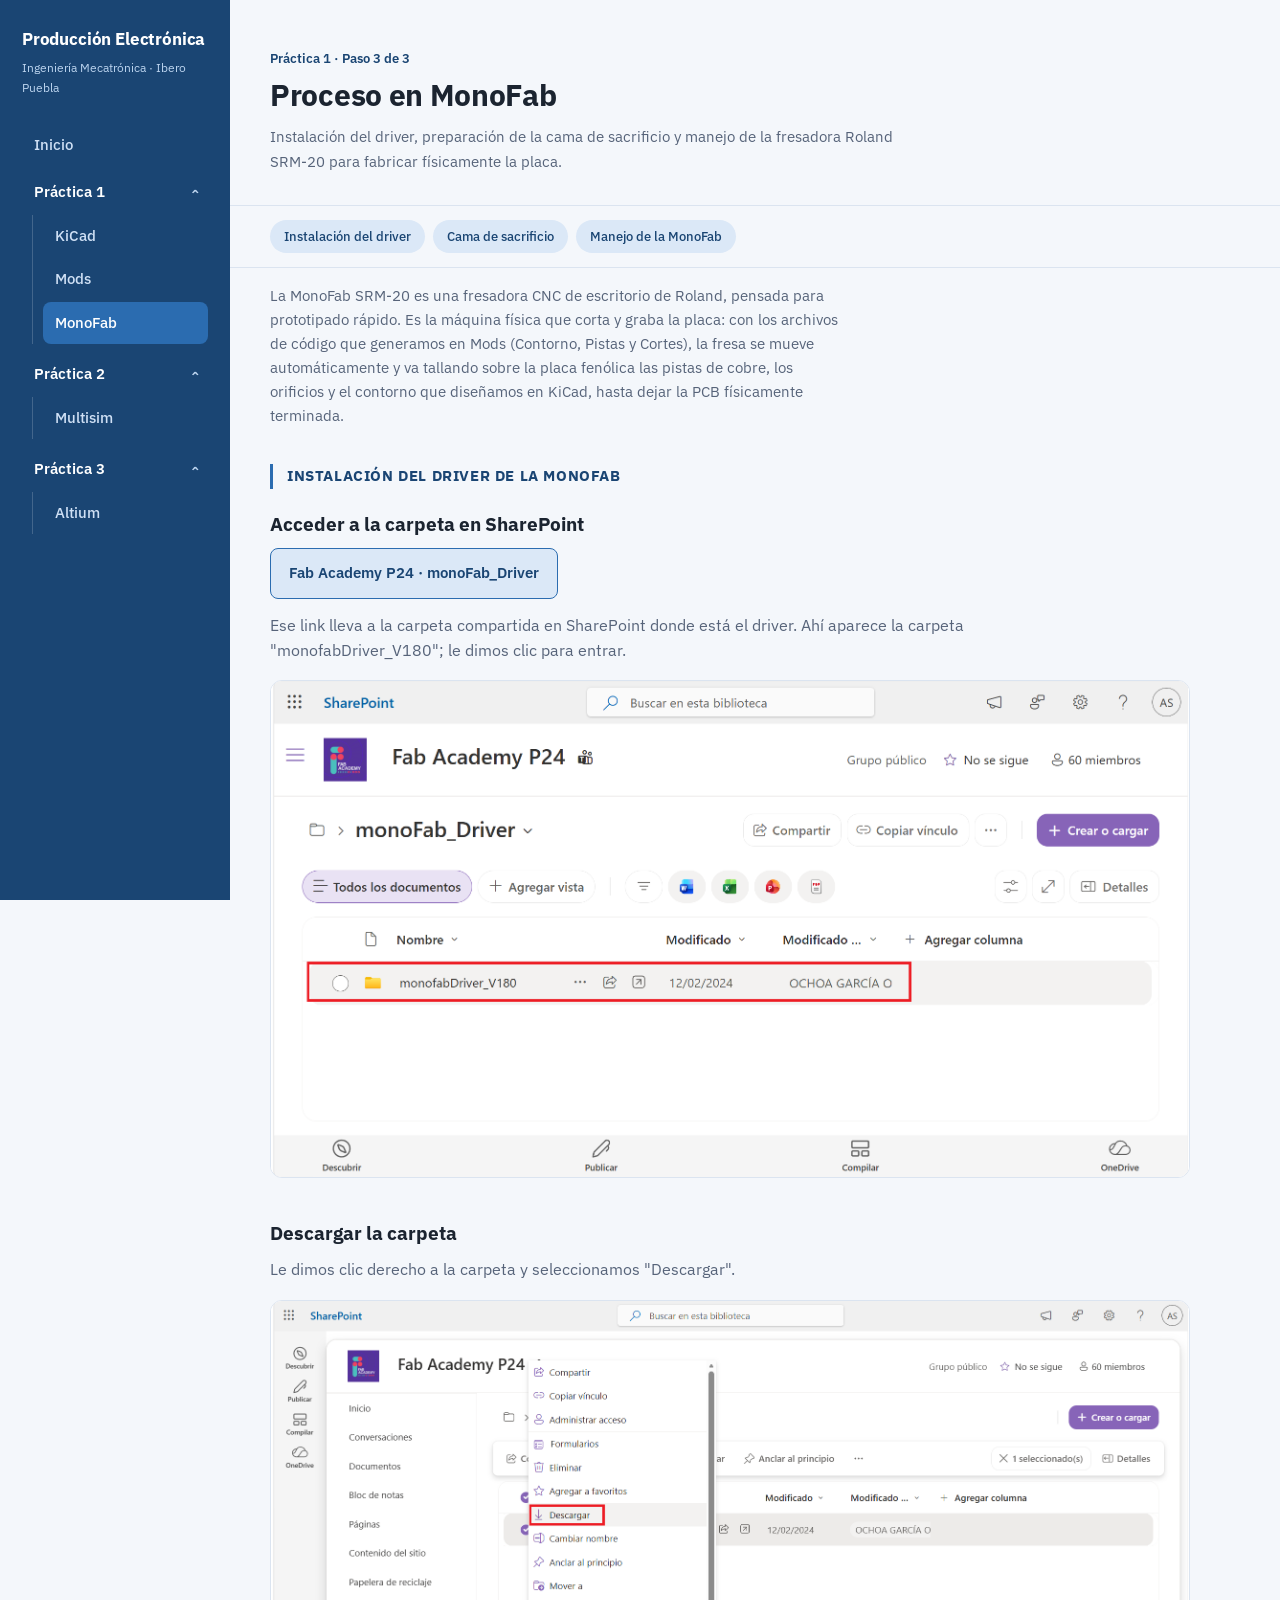
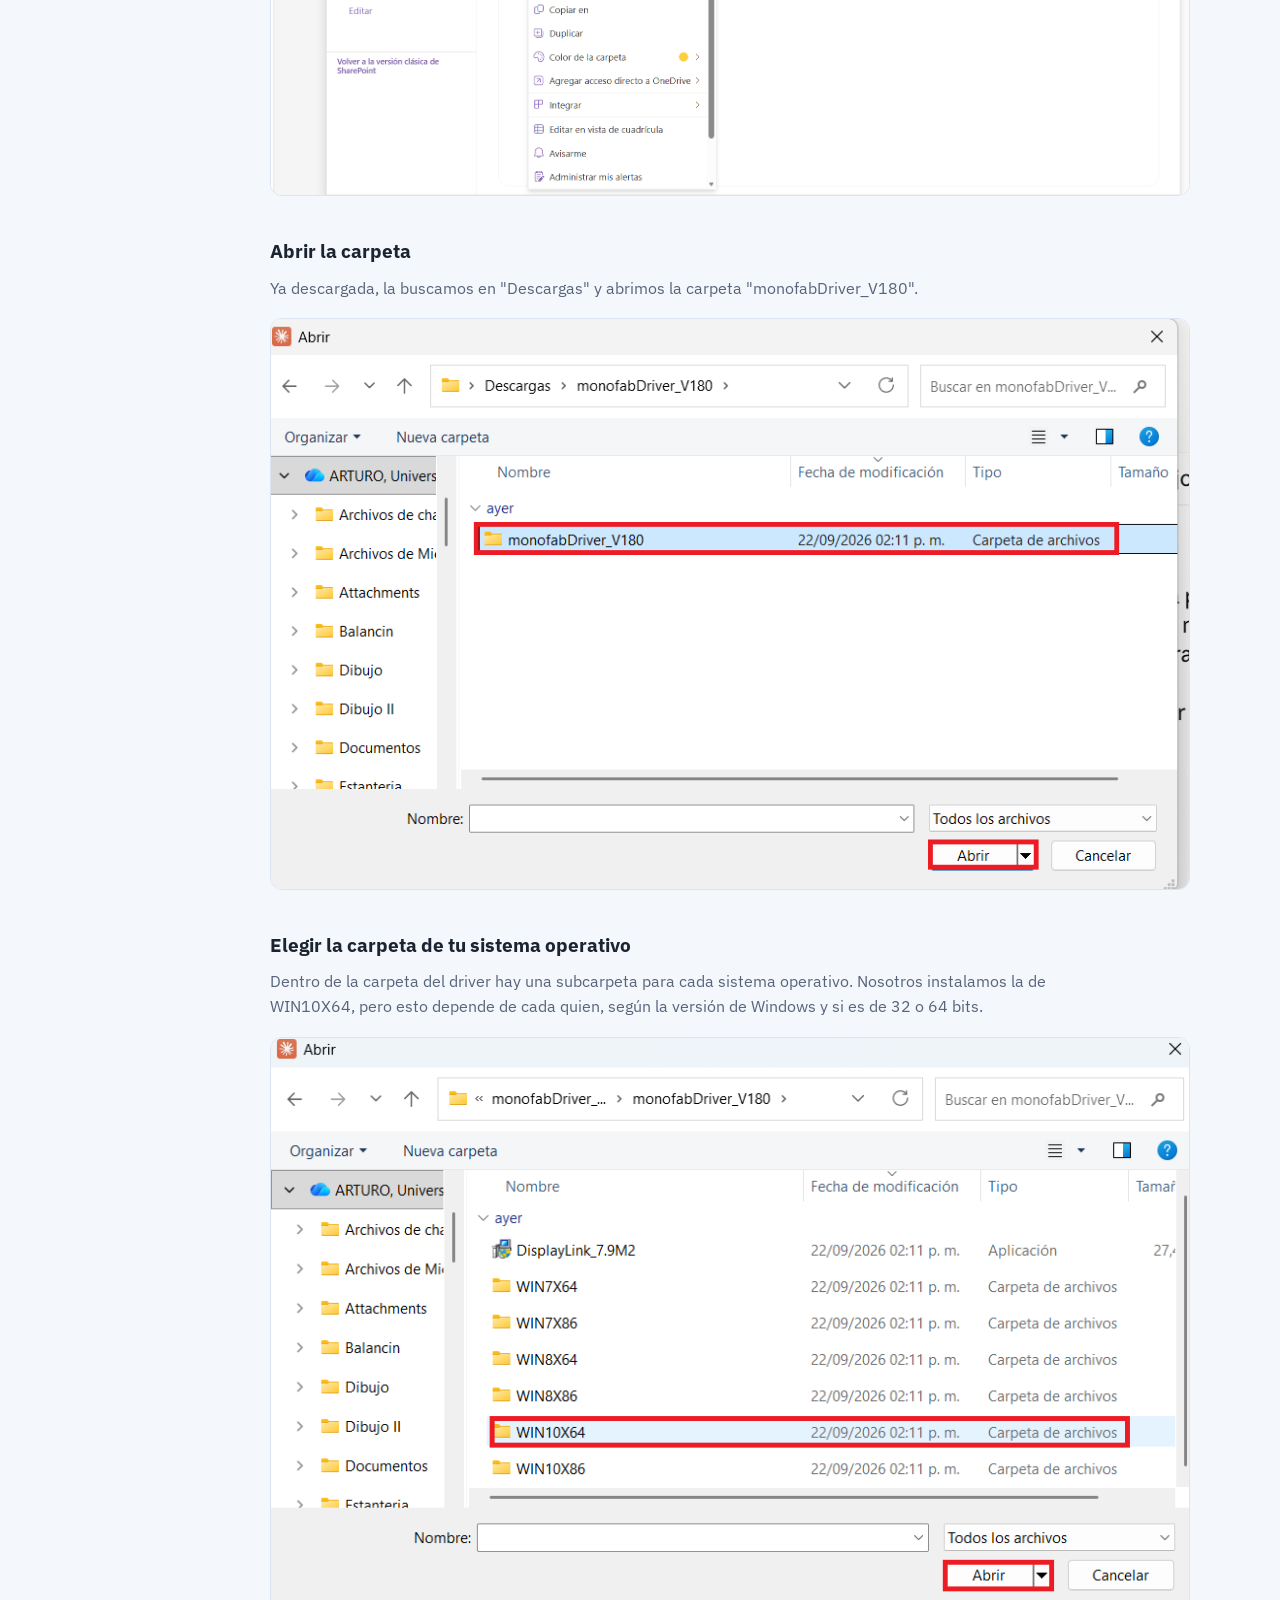
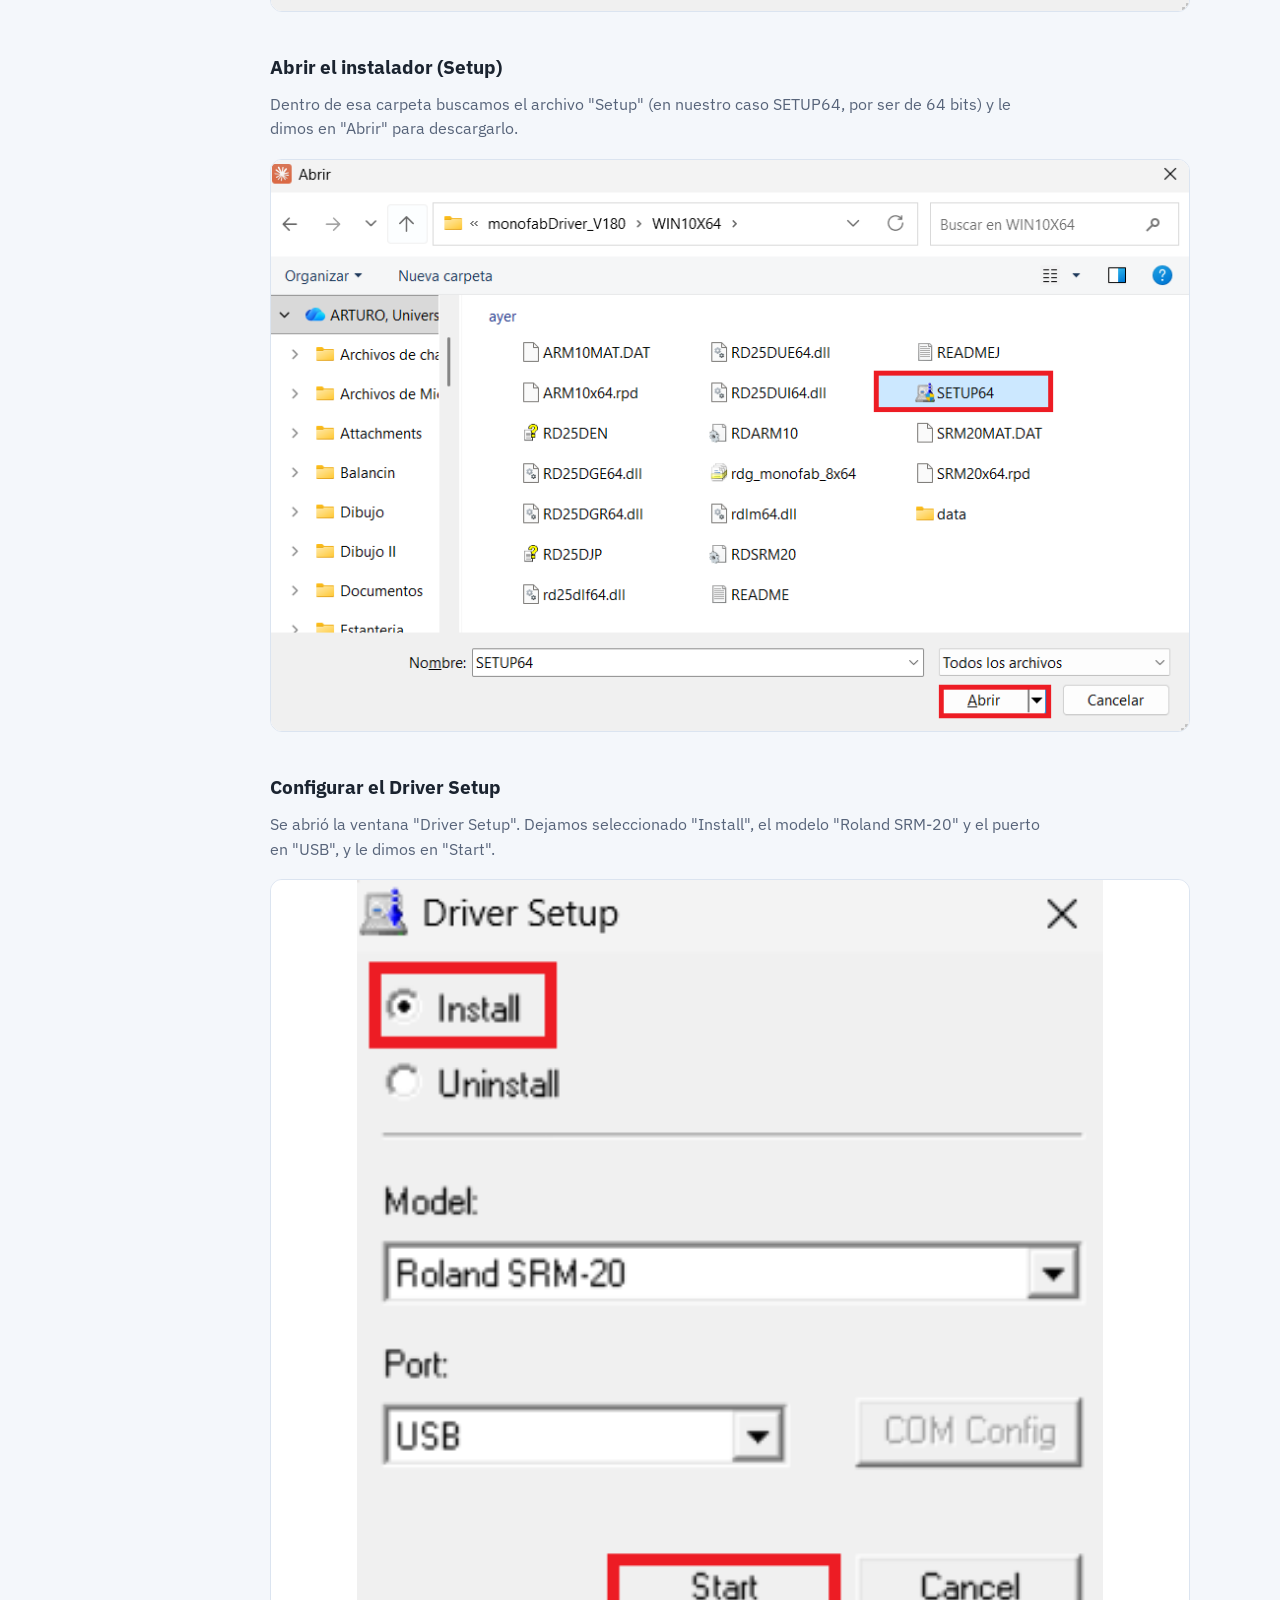
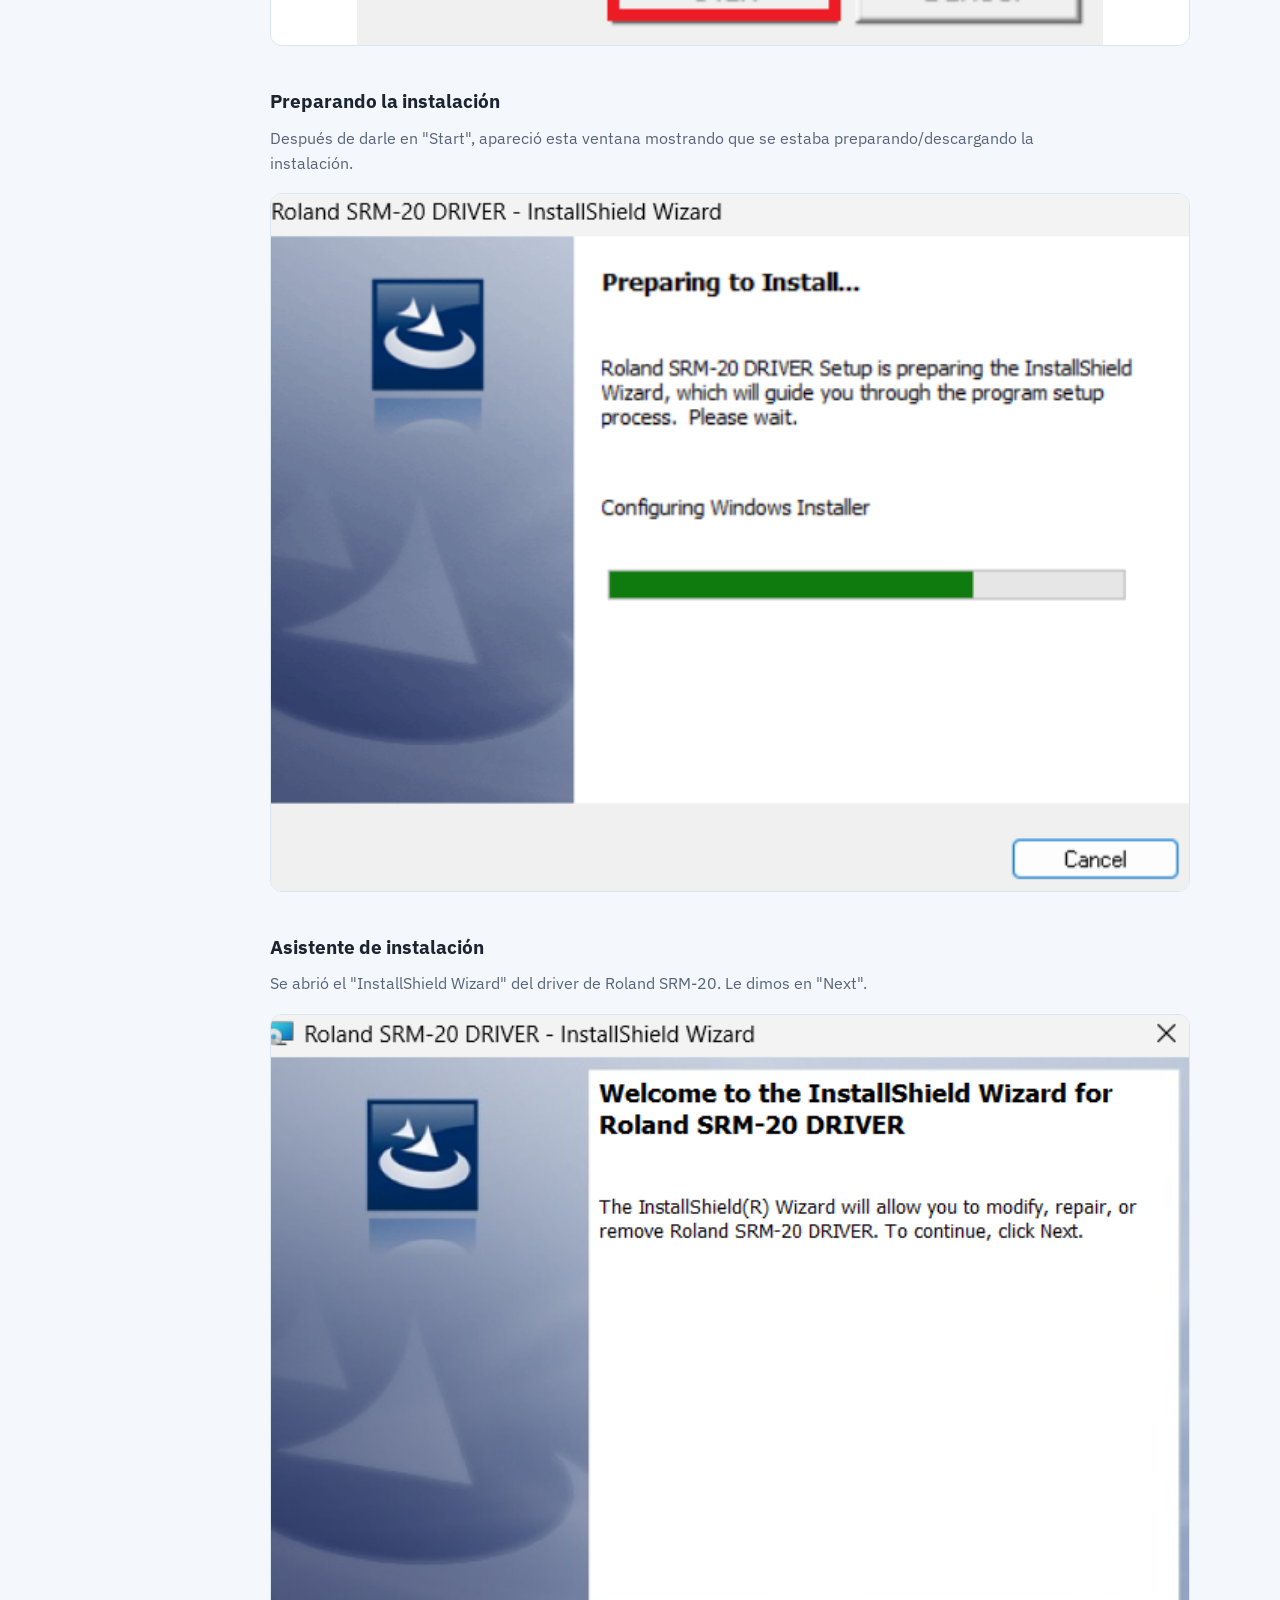
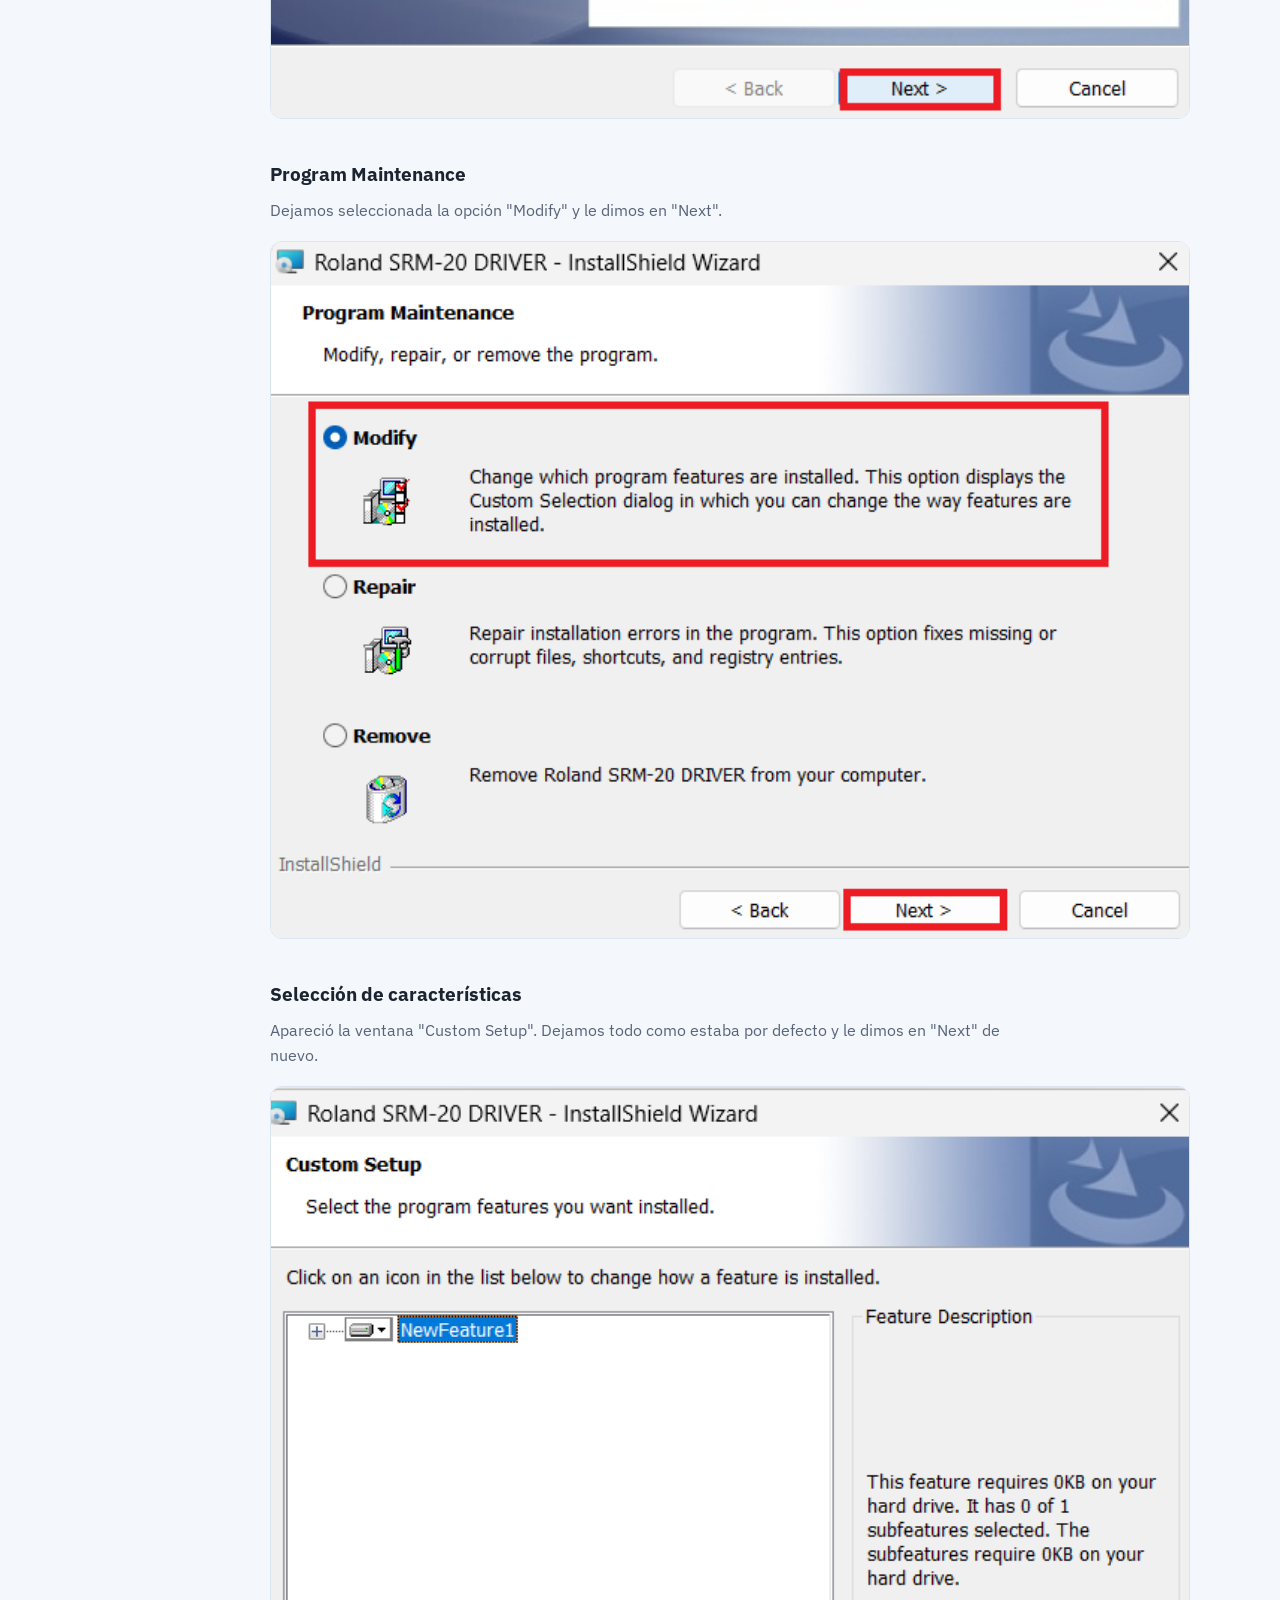
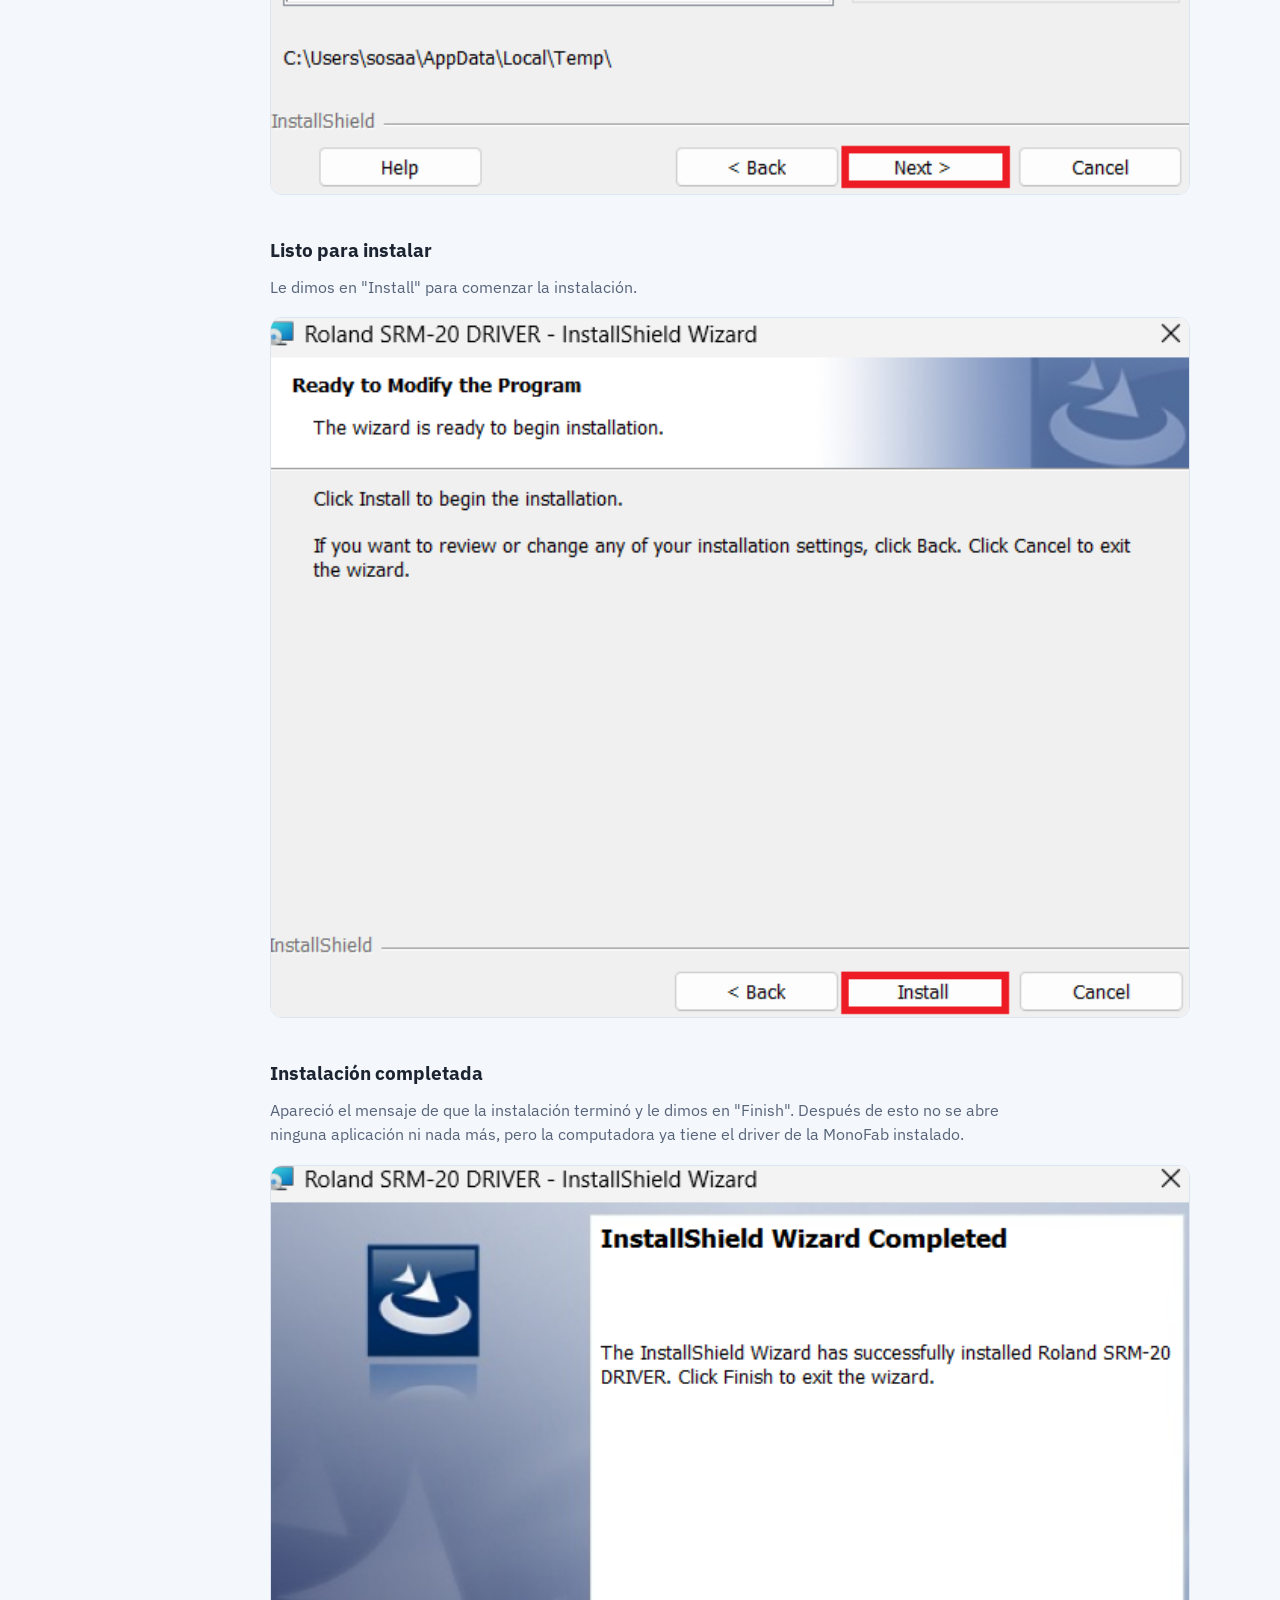
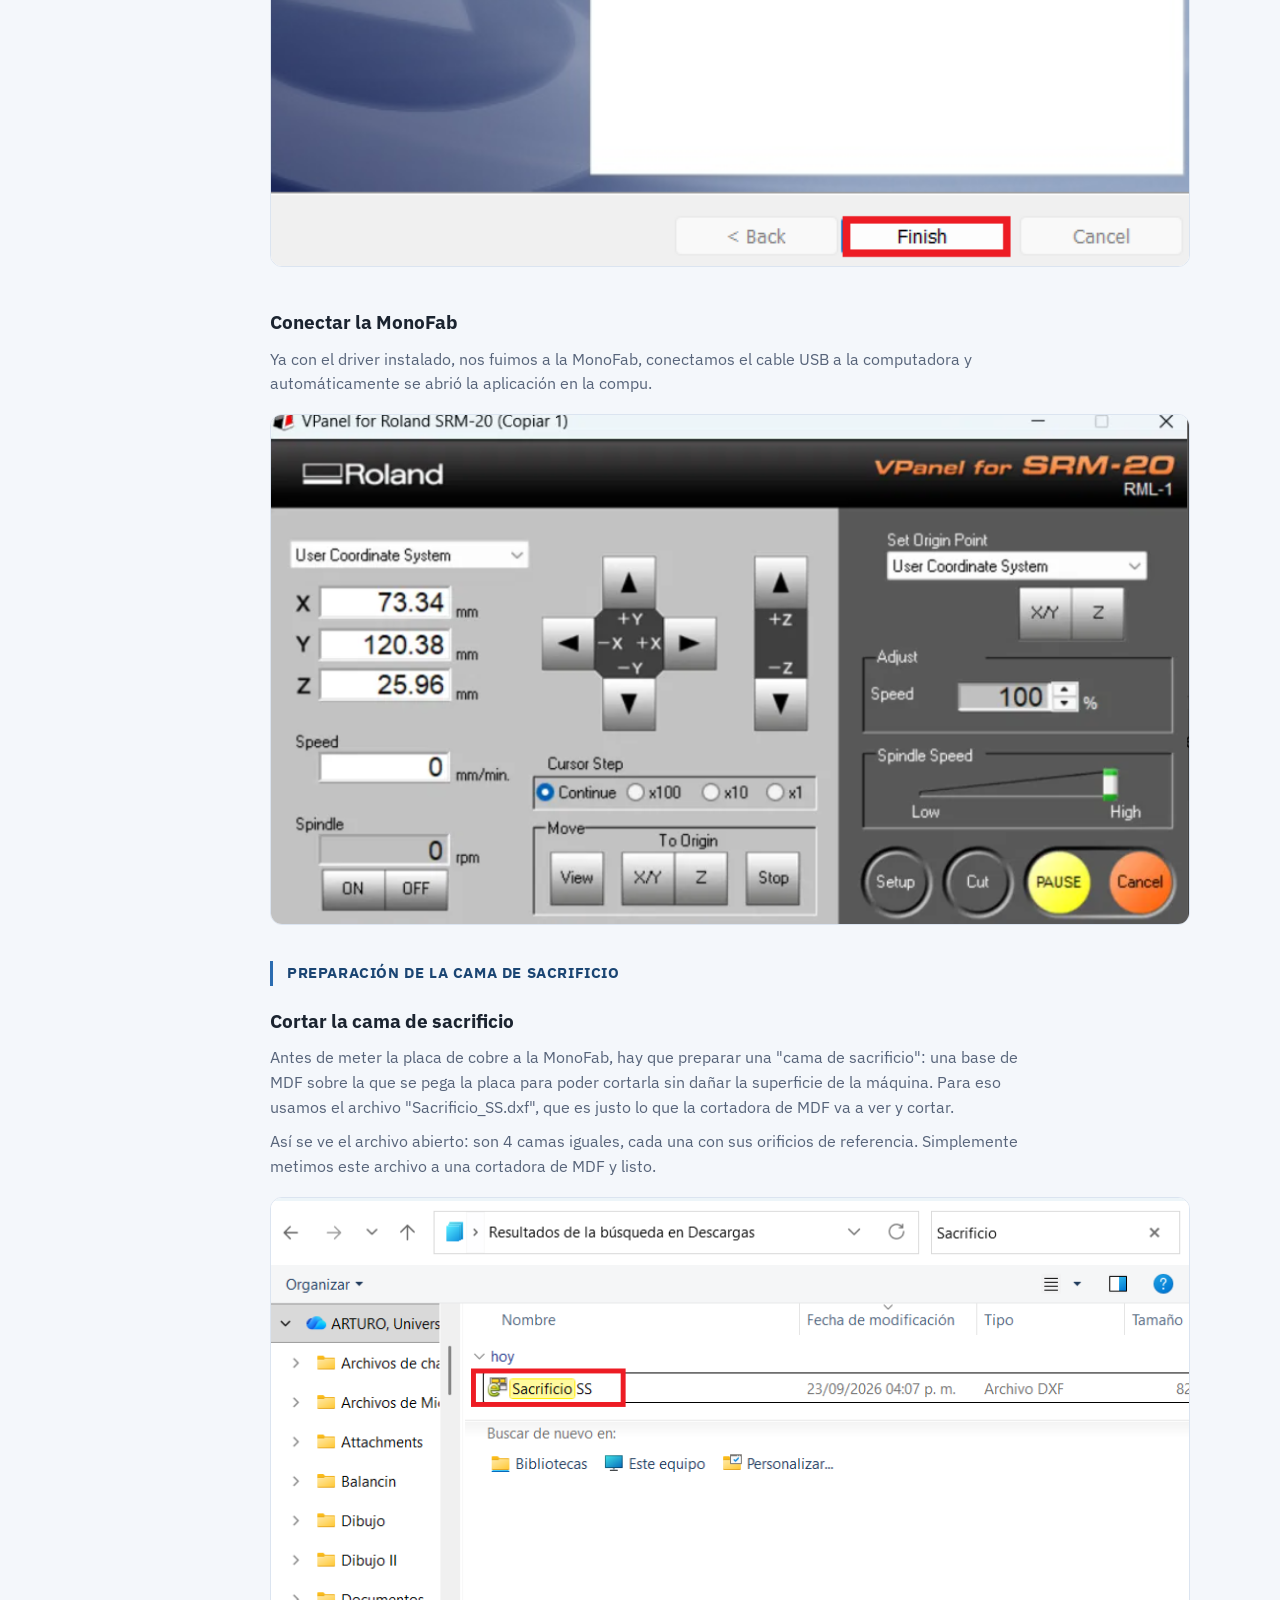
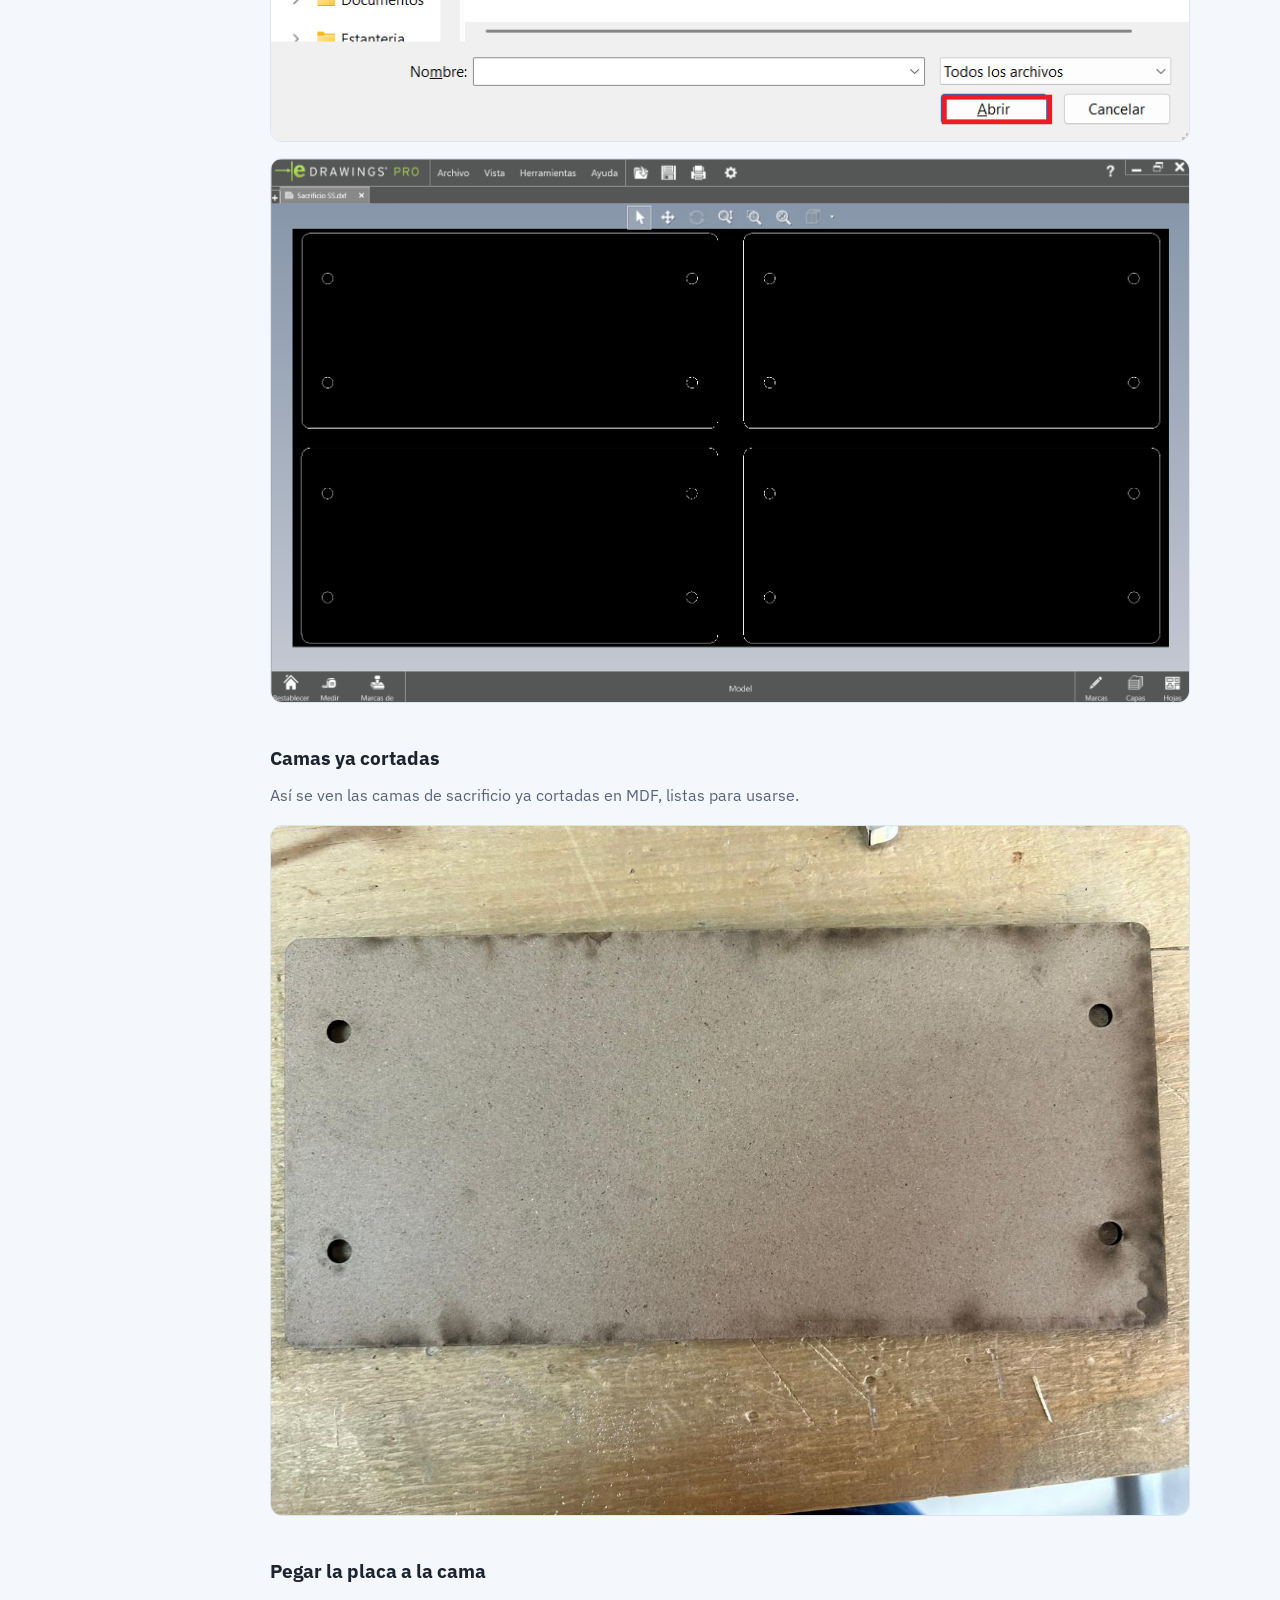
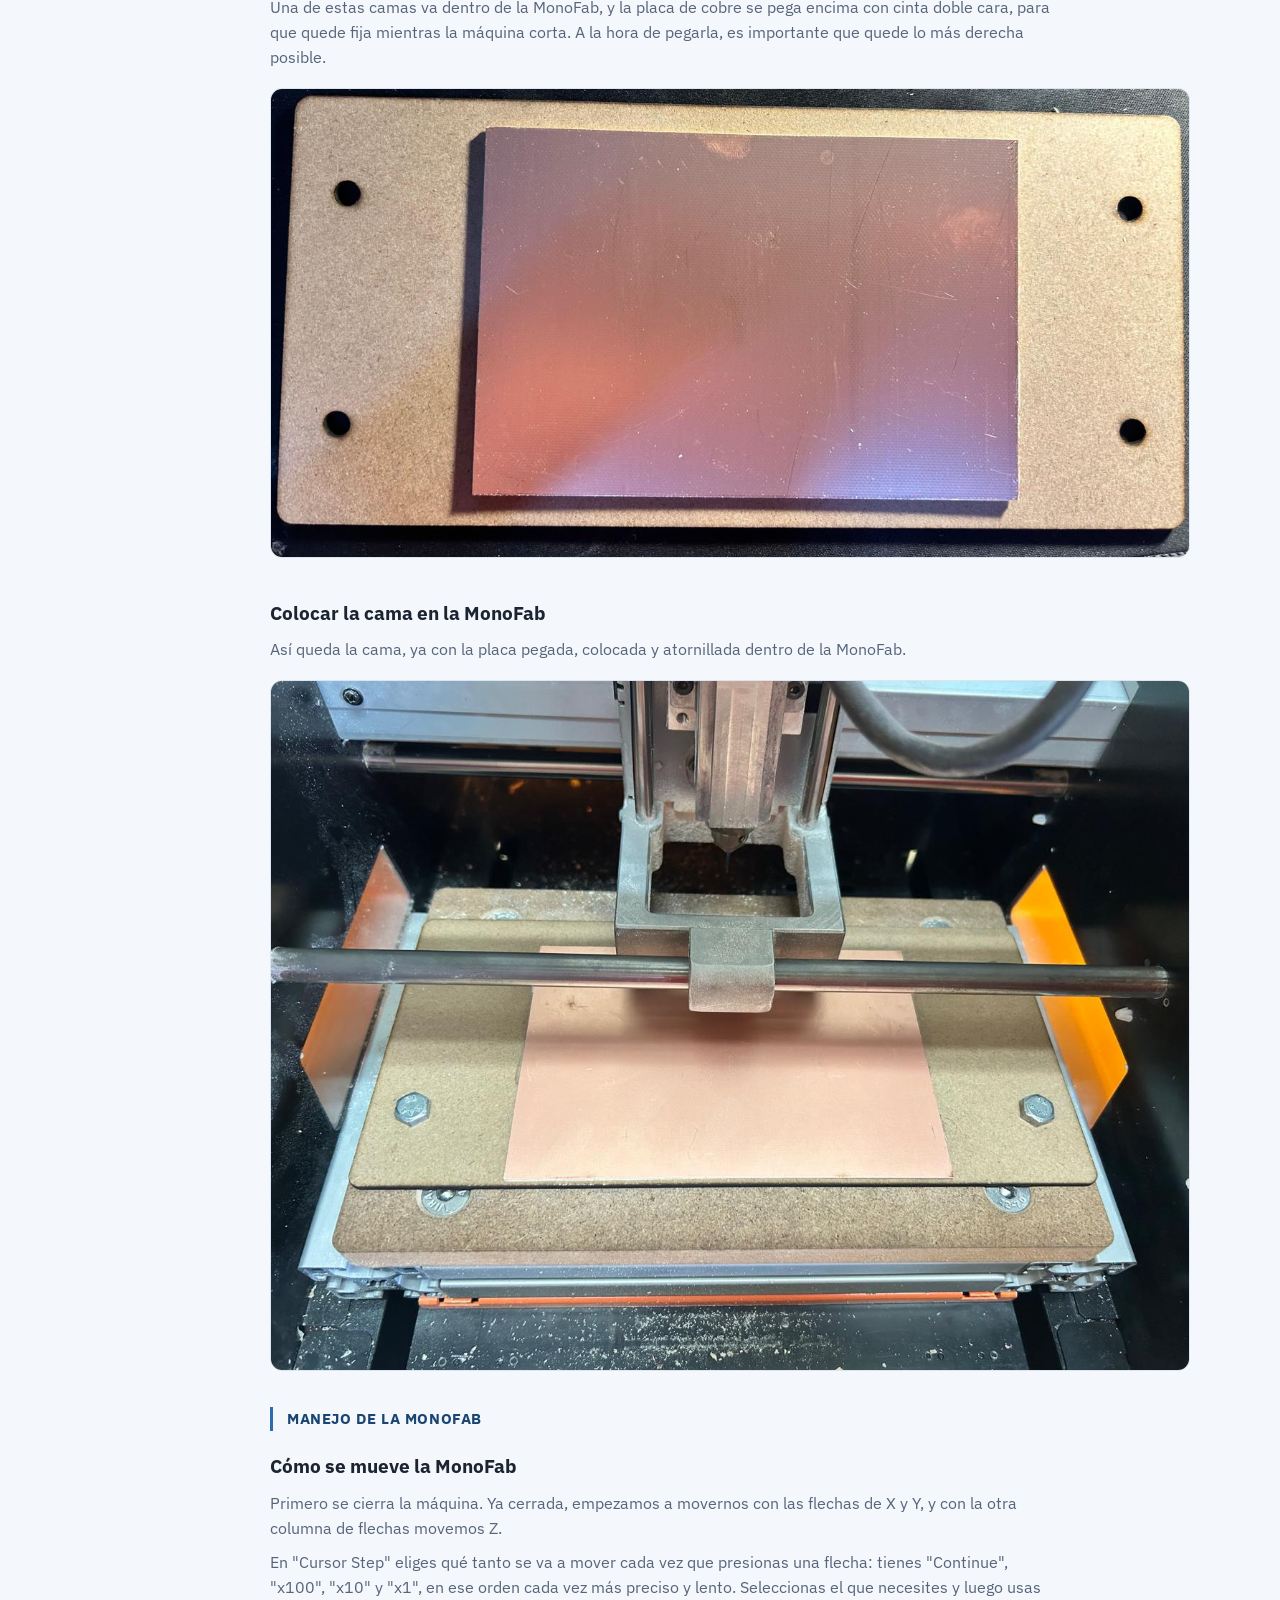
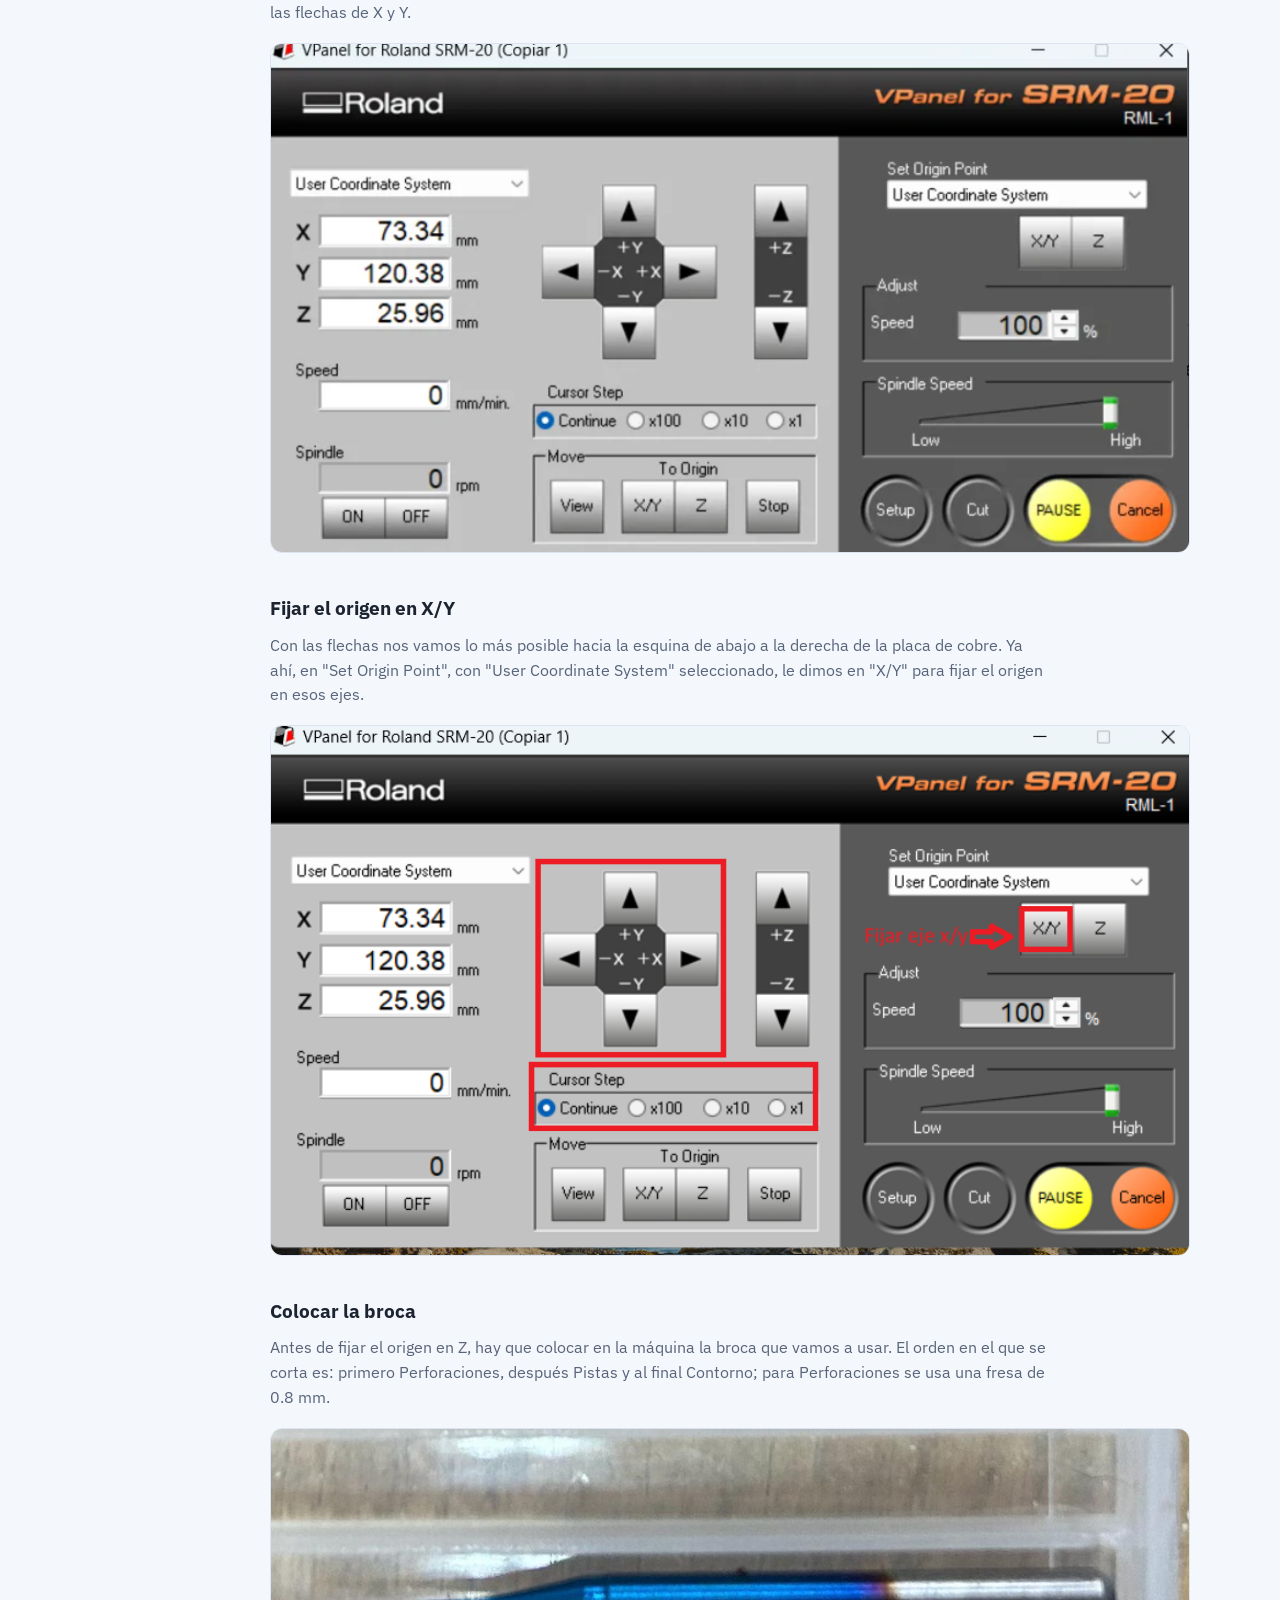
<file: monofab.html>
<!DOCTYPE html>
<html lang="es">
<head>
<meta charset="UTF-8">
<meta name="viewport" content="width=device-width, initial-scale=1.0">
<title>Proceso en MonoFab — Producción Electrónica</title>
<link rel="preconnect" href="https://fonts.googleapis.com">
<link rel="preconnect" href="https://fonts.gstatic.com" crossorigin>
<link href="https://fonts.googleapis.com/css2?family=IBM+Plex+Sans:wght@400;500;600;700&display=swap" rel="stylesheet">
<link rel="stylesheet" href="styles.css">
</head>
<body>

<div class="site-shell">
  <aside class="sidebar">
    <a href="index.html" class="brand">Producción Electrónica</a>
    <span class="brand-sub">Ingeniería Mecatrónica · Ibero Puebla</span>
    <nav>
      <a href="index.html">Inicio</a>
      <details class="sidebar-group" open>
        <summary>Práctica 1</summary>
        <div class="sidebar-subnav">
          <a href="kicad.html">KiCad</a>
          <a href="mods.html">Mods</a>
          <a href="monofab.html" class="active">MonoFab</a>
        </div>
      </details>
      <details class="sidebar-group" open>
        <summary>Práctica 2</summary>
        <div class="sidebar-subnav">
          <a href="multisim.html">Multisim</a>
        </div>
      </details>
      <details class="sidebar-group" open>
        <summary>Práctica 3</summary>
        <div class="sidebar-subnav">
          <a href="altium.html">Altium</a>
        </div>
      </details>
    </nav>
  </aside>

  <div class="site-main">

<div class="tool-page-header">
  <div class="kicker">Práctica 1 · Paso 3 de 3</div>
  <h1>Proceso en MonoFab</h1>
  <p>Instalación del driver, preparación de la cama de sacrificio y manejo de la fresadora Roland SRM-20 para fabricar físicamente la placa.</p>
</div>


<div class="page-toc">
  <a href="#grp-monofab-driver">Instalación del driver</a>
  <a href="#grp-monofab-cama-sacrificio">Cama de sacrificio</a>
  <a href="#grp-monofab-manejo">Manejo de la MonoFab</a>
</div>

<div class="tool-page-body">

          <p class="stage-intro">La MonoFab SRM-20 es una fresadora CNC de escritorio de Roland, pensada para prototipado rápido. Es la máquina física que corta y graba la placa: con los archivos de código que generamos en Mods (Contorno, Pistas y Cortes), la fresa se mueve automáticamente y va tallando sobre la placa fenólica las pistas de cobre, los orificios y el contorno que diseñamos en KiCad, hasta dejar la PCB físicamente terminada.</p>

          <h5 class="step-group-title" id="grp-monofab-driver">Instalación del driver de la MonoFab</h5>
          <ul class="step-list">
            <li id="step-monofab-acceder-a-la-carpeta-en-sharepoint">
              <div class="step-thumb has-img"><a href="images/monofab-sharepoint-carpeta.png" target="_blank"><img src="images/monofab-sharepoint-carpeta.png" alt="Carpeta monoFab_Driver en SharePoint, dentro del sitio de Fab Academy P24"></a></div>
              <div class="step-text">
                <strong>Acceder a la carpeta en SharePoint</strong>
                <a class="step-link-callout" href="https://iberopuebla.sharepoint.com/sites/FabAcademyP24108/Documentos%20compartidos/Forms/AllItems.aspx?id=%2Fsites%2FFabAcademyP24108%2FDocumentos%20compartidos%2FGeneral%2FmonoFab%5FDriver&p=true&ga=1" target="_blank">Fab Academy P24 · monoFab_Driver</a>
                <span>Ese link lleva a la carpeta compartida en SharePoint donde está el driver. Ahí aparece la carpeta "monofabDriver_V180"; le dimos clic para entrar.</span>
              </div>
            </li>
            <li id="step-monofab-descargar-la-carpeta">
              <div class="step-thumb has-img"><a href="images/monofab-sharepoint-descargar.png" target="_blank"><img src="images/monofab-sharepoint-descargar.png" alt="Menú de opciones en SharePoint con la opción Descargar resaltada"></a></div>
              <div class="step-text">
                <strong>Descargar la carpeta</strong>
                <span>Le dimos clic derecho a la carpeta y seleccionamos "Descargar".</span>
              </div>
            </li>
            <li id="step-monofab-abrir-la-carpeta">
              <div class="step-thumb has-img"><a href="images/monofab-carpeta-driver.png" target="_blank"><img src="images/monofab-carpeta-driver.png" alt="Ventana Abrir con la carpeta monofabDriver_V180 dentro de Descargas"></a></div>
              <div class="step-text">
                <strong>Abrir la carpeta</strong>
                <span>Ya descargada, la buscamos en "Descargas" y abrimos la carpeta "monofabDriver_V180".</span>
              </div>
            </li>
            <li id="step-monofab-elegir-la-carpeta-del-sistema-operativo">
              <div class="step-thumb has-img"><a href="images/monofab-carpeta-sistema-operativo.png" target="_blank"><img src="images/monofab-carpeta-sistema-operativo.png" alt="Carpetas del driver según el sistema operativo: WIN7X64, WIN7X86, WIN8X64, WIN8X86, WIN10X64, WIN10X86"></a></div>
              <div class="step-text">
                <strong>Elegir la carpeta de tu sistema operativo</strong>
                <span>Dentro de la carpeta del driver hay una subcarpeta para cada sistema operativo. Nosotros instalamos la de WIN10X64, pero esto depende de cada quien, según la versión de Windows y si es de 32 o 64 bits.</span>
              </div>
            </li>
            <li id="step-monofab-abrir-setup">
              <div class="step-thumb has-img"><a href="images/monofab-setup64.png" target="_blank"><img src="images/monofab-setup64.png" alt="Contenido de la carpeta WIN10X64 con el archivo SETUP64 seleccionado"></a></div>
              <div class="step-text">
                <strong>Abrir el instalador (Setup)</strong>
                <span>Dentro de esa carpeta buscamos el archivo "Setup" (en nuestro caso SETUP64, por ser de 64 bits) y le dimos en "Abrir" para descargarlo.</span>
              </div>
            </li>
            <li id="step-monofab-driver-setup-install">
              <div class="step-thumb has-img"><a href="images/monofab-driver-setup-install.png" target="_blank"><img src="images/monofab-driver-setup-install.png" alt="Ventana Driver Setup con Install seleccionado, modelo Roland SRM-20 y puerto USB"></a></div>
              <div class="step-text">
                <strong>Configurar el Driver Setup</strong>
                <span>Se abrió la ventana "Driver Setup". Dejamos seleccionado "Install", el modelo "Roland SRM-20" y el puerto en "USB", y le dimos en "Start".</span>
              </div>
            </li>
            <li id="step-monofab-preparando-instalacion">
              <div class="step-thumb has-img"><a href="images/monofab-preparando-instalacion.png" target="_blank"><img src="images/monofab-preparando-instalacion.png" alt="Ventana Preparing to Install descargando la instalación"></a></div>
              <div class="step-text">
                <strong>Preparando la instalación</strong>
                <span>Después de darle en "Start", apareció esta ventana mostrando que se estaba preparando/descargando la instalación.</span>
              </div>
            </li>
            <li id="step-monofab-wizard-welcome">
              <div class="step-thumb has-img"><a href="images/monofab-wizard-welcome.png" target="_blank"><img src="images/monofab-wizard-welcome.png" alt="Asistente InstallShield Wizard, pantalla de bienvenida"></a></div>
              <div class="step-text">
                <strong>Asistente de instalación</strong>
                <span>Se abrió el "InstallShield Wizard" del driver de Roland SRM-20. Le dimos en "Next".</span>
              </div>
            </li>
            <li id="step-monofab-wizard-modify">
              <div class="step-thumb has-img"><a href="images/monofab-wizard-modify.png" target="_blank"><img src="images/monofab-wizard-modify.png" alt="Program Maintenance con la opción Modify seleccionada"></a></div>
              <div class="step-text">
                <strong>Program Maintenance</strong>
                <span>Dejamos seleccionada la opción "Modify" y le dimos en "Next".</span>
              </div>
            </li>
            <li id="step-monofab-wizard-custom-setup">
              <div class="step-thumb has-img"><a href="images/monofab-wizard-custom-setup.png" target="_blank"><img src="images/monofab-wizard-custom-setup.png" alt="Custom Setup con las características del programa a instalar"></a></div>
              <div class="step-text">
                <strong>Selección de características</strong>
                <span>Apareció la ventana "Custom Setup". Dejamos todo como estaba por defecto y le dimos en "Next" de nuevo.</span>
              </div>
            </li>
            <li id="step-monofab-wizard-ready-install">
              <div class="step-thumb has-img"><a href="images/monofab-wizard-ready-install.png" target="_blank"><img src="images/monofab-wizard-ready-install.png" alt="Ready to Modify the Program con el botón Install"></a></div>
              <div class="step-text">
                <strong>Listo para instalar</strong>
                <span>Le dimos en "Install" para comenzar la instalación.</span>
              </div>
            </li>
            <li id="step-monofab-wizard-completado">
              <div class="step-thumb has-img"><a href="images/monofab-wizard-completado.png" target="_blank"><img src="images/monofab-wizard-completado.png" alt="InstallShield Wizard Completed, instalación terminada"></a></div>
              <div class="step-text">
                <strong>Instalación completada</strong>
                <span>Apareció el mensaje de que la instalación terminó y le dimos en "Finish". Después de esto no se abre ninguna aplicación ni nada más, pero la computadora ya tiene el driver de la MonoFab instalado.</span>
              </div>
            </li>
            <li id="step-monofab-conectar-la-maquina">
              <div class="step-thumb has-img"><a href="images/monofab-vpanel-srm20.png" target="_blank"><img src="images/monofab-vpanel-srm20.png" alt="VPanel para SRM-20 con los controles de posición X, Y, Z y las flechas de movimiento"></a></div>
              <div class="step-text">
                <strong>Conectar la MonoFab</strong>
                <span>Ya con el driver instalado, nos fuimos a la MonoFab, conectamos el cable USB a la computadora y automáticamente se abrió la aplicación en la compu.</span>
              </div>
            </li>
          </ul>

          <h5 class="step-group-title" id="grp-monofab-cama-sacrificio">Preparación de la cama de sacrificio</h5>
          <ul class="step-list">
            <li id="step-monofab-cortar-la-cama-de-sacrificio" class="pair">
              <div class="step-text">
                <strong>Cortar la cama de sacrificio</strong>
                <span>Antes de meter la placa de cobre a la MonoFab, hay que preparar una "cama de sacrificio": una base de MDF sobre la que se pega la placa para poder cortarla sin dañar la superficie de la máquina. Para eso usamos el archivo "Sacrificio_SS.dxf", que es justo lo que la cortadora de MDF va a ver y cortar.</span>
                <span>Así se ve el archivo abierto: son 4 camas iguales, cada una con sus orificios de referencia. Simplemente metimos este archivo a una cortadora de MDF y listo.</span>
              </div>
              <div class="step-thumb-row">
                <div class="step-thumb has-img"><a href="images/monofab-cama-sacrificio-dxf.png" target="_blank"><img src="images/monofab-cama-sacrificio-dxf.png" alt="Archivo Sacrificio SS.dxf encontrado en la carpeta Descargas"></a></div>
                <div class="step-thumb has-img"><a href="images/monofab-cama-sacrificio-vista-maquina.png" target="_blank"><img src="images/monofab-cama-sacrificio-vista-maquina.png" alt="Archivo Sacrificio_SS.dxf abierto en eDrawings, con 4 camas rectangulares y sus orificios de referencia"></a></div>
              </div>
            </li>
            <li id="step-monofab-camas-ya-cortadas">
              <div class="step-thumb has-img"><a href="images/monofab-camas-cortadas.png" target="_blank"><img src="images/monofab-camas-cortadas.png" alt="Camas de sacrificio ya cortadas en MDF"></a></div>
              <div class="step-text">
                <strong>Camas ya cortadas</strong>
                <span>Así se ven las camas de sacrificio ya cortadas en MDF, listas para usarse.</span>
              </div>
            </li>
            <li id="step-monofab-pegar-la-placa-a-la-cama">
              <div class="step-thumb has-img"><a href="images/monofab-placa-pegada-cama.png" target="_blank"><img src="images/monofab-placa-pegada-cama.png" alt="Placa de cobre pegada con cinta doble cara sobre la cama de sacrificio"></a></div>
              <div class="step-text">
                <strong>Pegar la placa a la cama</strong>
                <span>Una de estas camas va dentro de la MonoFab, y la placa de cobre se pega encima con cinta doble cara, para que quede fija mientras la máquina corta. A la hora de pegarla, es importante que quede lo más derecha posible.</span>
              </div>
            </li>
            <li id="step-monofab-colocar-la-cama-atornillada">
              <div class="step-thumb has-img"><a href="images/monofab-cama-atornillada.png" target="_blank"><img src="images/monofab-cama-atornillada.png" alt="Cama de sacrificio colocada y atornillada dentro de la MonoFab"></a></div>
              <div class="step-text">
                <strong>Colocar la cama en la MonoFab</strong>
                <span>Así queda la cama, ya con la placa pegada, colocada y atornillada dentro de la MonoFab.</span>
              </div>
            </li>
          </ul>

          <h5 class="step-group-title" id="grp-monofab-manejo">Manejo de la MonoFab</h5>
          <ul class="step-list">
            <li id="step-monofab-como-se-mueve">
              <div class="step-thumb has-img"><a href="images/monofab-vpanel-srm20.png" target="_blank"><img src="images/monofab-vpanel-srm20.png" alt="VPanel para SRM-20 con los controles de posición X, Y, Z y las flechas de movimiento"></a></div>
              <div class="step-text">
                <strong>Cómo se mueve la MonoFab</strong>
                <span>Primero se cierra la máquina. Ya cerrada, empezamos a movernos con las flechas de X y Y, y con la otra columna de flechas movemos Z.</span>
                <span>En "Cursor Step" eliges qué tanto se va a mover cada vez que presionas una flecha: tienes "Continue", "x100", "x10" y "x1", en ese orden cada vez más preciso y lento. Seleccionas el que necesites y luego usas las flechas de X y Y.</span>
              </div>
            </li>
            <li id="step-monofab-fijar-origen-xy">
              <div class="step-thumb has-img"><a href="images/monofab-fijar-origen-xy.png" target="_blank"><img src="images/monofab-fijar-origen-xy.png" alt="VPanel fijando el origen en X/Y en la esquina de la placa"></a></div>
              <div class="step-text">
                <strong>Fijar el origen en X/Y</strong>
                <span>Con las flechas nos vamos lo más posible hacia la esquina de abajo a la derecha de la placa de cobre. Ya ahí, en "Set Origin Point", con "User Coordinate System" seleccionado, le dimos en "X/Y" para fijar el origen en esos ejes.</span>
              </div>
            </li>
            <li id="step-monofab-colocar-la-broca">
              <div class="step-thumb has-img"><a href="images/monofab-colocar-broca.png" target="_blank"><img src="images/monofab-colocar-broca.png" alt="Broca colocada en el cabezal de la MonoFab"></a></div>
              <div class="step-text">
                <strong>Colocar la broca</strong>
                <span>Antes de fijar el origen en Z, hay que colocar en la máquina la broca que vamos a usar. El orden en el que se corta es: primero Perforaciones, después Pistas y al final Contorno; para Perforaciones se usa una fresa de 0.8 mm.</span>
              </div>
            </li>
            <li id="step-monofab-fijar-origen-z">
              <div class="step-thumb has-img"><a href="images/monofab-fijar-origen-z.png" target="_blank"><img src="images/monofab-fijar-origen-z.png" alt="VPanel bajando el eje Z con Spindle en ON hasta fijar el origen"></a></div>
              <div class="step-text">
                <strong>Fijar el origen en Z</strong>
                <span>Ya con la broca puesta, en "Spindle" le dimos en "ON" y empezamos a bajarla poco a poco. Mientras más cerca está de la placa, más despacio hay que bajarla, así que vas cambiando el "Cursor Step" conforme te acercas.</span>
                <span>En el momento en que la broca toca la placa y empieza a salir polvo, le dimos en "OFF" y, tal como con X/Y, fijamos el origen ahí mismo en Z.</span>
              </div>
            </li>
            <li id="step-monofab-cargar-y-cortar-perforaciones">
              <div class="step-thumb has-img"><a href="images/monofab-cargar-cortar-perforaciones.png" target="_blank"><img src="images/monofab-cargar-cortar-perforaciones.png" alt="Ventana Cut con el archivo de Perforaciones agregado antes de dar Output"></a></div>
              <div class="step-text">
                <strong>Cargar el archivo y cortar Perforaciones</strong>
                <span>Con todo ya fijado, le dimos clic en "Cut" y agregamos nuestro archivo de Perforaciones (el primero en el orden de corte) con "Add".</span>
                <span>Después le dimos en "Output": en cuanto le das clic, la máquina empieza a cortar la placa. Solo queda esperar a que termine.</span>
              </div>
            </li>
            <li id="step-monofab-resultado-perforaciones">
              <div class="step-thumb has-img"><a href="images/monofab-resultado-perforaciones.png" target="_blank"><img src="images/monofab-resultado-perforaciones.png" alt="Placa con las perforaciones ya cortadas por la MonoFab"></a></div>
              <div class="step-text">
                <strong>Resultado del corte de Perforaciones</strong>
                <span>Así quedó la placa una vez que la MonoFab terminó de hacer las perforaciones.</span>
              </div>
            </li>
            <li id="step-monofab-broca-pistas">
              <div class="step-thumb has-img"><a href="images/monofab-broca-pistas.png" target="_blank"><img src="images/monofab-broca-pistas.png" alt="Broca de 0.4 mm colocada para cortar las Pistas"></a></div>
              <div class="step-text">
                <strong>Cambiar la broca para Pistas</strong>
                <span>Ya terminadas las perforaciones, cambiamos la broca por la que usamos para Pistas: una fresa de 0.4 mm.</span>
              </div>
            </li>
            <li id="step-monofab-fijar-z-pistas">
              <div class="step-thumb has-img"><a href="images/monofab-fijar-origen-z.png" target="_blank"><img src="images/monofab-fijar-origen-z.png" alt="VPanel bajando el eje Z con Spindle en ON hasta fijar el origen"></a></div>
              <div class="step-text">
                <strong>Fijar el origen en Z para Pistas</strong>
                <span>El origen en X/Y sigue siendo el mismo, porque la placa no se movió; lo único que cambia es Z, ya que la broca es distinta. Repetimos el mismo proceso: en "Spindle" le dimos en "ON", bajamos poco a poco cambiando el "Cursor Step" conforme nos acercábamos, y en cuanto tocó la placa y empezó a salir polvo, le dimos en "OFF" y fijamos el origen ahí en Z.</span>
              </div>
            </li>
            <li id="step-monofab-cargar-y-cortar-pistas">
              <div class="step-thumb has-img"><a href="images/monofab-cargar-cortar-pistas.png" target="_blank"><img src="images/monofab-cargar-cortar-pistas.png" alt="Ventana Cut con el archivo de Pistas agregado antes de dar Output"></a></div>
              <div class="step-text">
                <strong>Cargar el archivo y cortar Pistas</strong>
                <span>Le dimos clic en "Cut", agregamos nuestro archivo de Pistas con "Add" y después en "Output" para que la máquina empezara a fresar las pistas de cobre.</span>
              </div>
            </li>
            <li id="step-monofab-resultado-pistas">
              <div class="step-thumb has-img"><a href="images/monofab-resultado-pistas.png" target="_blank"><img src="images/monofab-resultado-pistas.png" alt="Placa con las pistas ya fresadas por la MonoFab"></a></div>
              <div class="step-text">
                <strong>Resultado del corte de Pistas</strong>
                <span>Así quedó la placa una vez que la MonoFab terminó de fresar las pistas.</span>
              </div>
            </li>
            <li id="step-monofab-broca-contorno">
              <div class="step-thumb has-img"><a href="images/monofab-broca-contorno.png" target="_blank"><img src="images/monofab-broca-contorno.png" alt="Broca de 1.9 mm colocada para cortar el Contorno"></a></div>
              <div class="step-text">
                <strong>Cambiar la broca para Contorno</strong>
                <span>Por último cambiamos la broca por la que usamos para el Contorno: una fresa de 1.9 mm, con la que se corta por completo el borde de la placa.</span>
              </div>
            </li>
            <li id="step-monofab-fijar-z-contorno">
              <div class="step-thumb has-img"><a href="images/monofab-fijar-origen-z.png" target="_blank"><img src="images/monofab-fijar-origen-z.png" alt="VPanel bajando el eje Z con Spindle en ON hasta fijar el origen"></a></div>
              <div class="step-text">
                <strong>Fijar el origen en Z para Contorno</strong>
                <span>Otra vez fijamos solo el origen en Z, de la misma manera: "Spindle" en "ON", bajando poco a poco hasta que la broca tocó la placa y salió polvo, y ahí le dimos en "OFF" para fijar Z.</span>
              </div>
            </li>
            <li id="step-monofab-cargar-y-cortar-contorno">
              <div class="step-thumb has-img"><a href="images/monofab-cargar-cortar-contorno.png" target="_blank"><img src="images/monofab-cargar-cortar-contorno.png" alt="Ventana Cut con el archivo Contorno.rml agregado antes de dar Output"></a></div>
              <div class="step-text">
                <strong>Cargar el archivo y cortar Contorno</strong>
                <span>Le dimos clic en "Cut", agregamos nuestro archivo de Contorno con "Add" y por último en "Output" para que la máquina cortara el contorno de la placa.</span>
              </div>
            </li>
            <li id="step-monofab-resultado-contorno">
              <div class="step-thumb has-img"><a href="images/monofab-resultado-contorno.png" target="_blank"><img src="images/monofab-resultado-contorno.png" alt="Placa PCB terminada, ya cortada y liberada de la cama de sacrificio"></a></div>
              <div class="step-text">
                <strong>Resultado del corte de Contorno</strong>
                <span>Así quedó la placa ya terminada, después de que la MonoFab cortó el contorno y la liberó de la cama de sacrificio.</span>
              </div>
            </li>
          </ul>

</div>

  </div>
</div>

</body>
</html>
</file>
<file: styles.css>
:root{
    --bg:#f4f7fb;
    --bg-alt:#e8eff8;
    --surface:#ffffff;
    --ink:#1b2430;
    --ink-dim:#57647a;
    --accent:#2b6cb0;
    --accent-deep:#1a4573;
    --accent-dim:#dbe8f7;
    --on-accent:#f3f7fc;
    --border:#dbe4f0;
  }

  *{box-sizing:border-box;}
  html{scroll-behavior:smooth;}

  body{
    margin:0;
    background:var(--bg);
    color:var(--ink);
    font-family:'IBM Plex Sans', sans-serif;
    line-height:1.65;
    font-size:16px;
  }

  a{color:var(--accent);}

  .wrap{
    max-width:1440px;
    margin:0 auto;
    padding:0 24px;
  }

  /* ---------- NAV ---------- */
  header.topbar{
    position:sticky;
    top:0;
    z-index:20;
    background:rgba(26,69,115,0.96);
    backdrop-filter:blur(6px);
  }
  .nav-inner{
    max-width:1440px;
    margin:0 auto;
    padding:18px 24px;
    display:flex;
    align-items:center;
    justify-content:space-between;
    gap:20px;
    flex-wrap:wrap;
  }
  .brand{
    font-weight:600;
    font-size:16px;
    text-decoration:none;
    color:var(--on-accent);
    letter-spacing:-0.01em;
  }
  nav.links{
    display:flex;
    gap:26px;
  }
  nav.links a{
    font-size:14px;
    font-weight:500;
    text-decoration:none;
    color:#cfe0f5;
  }
  nav.links a:hover{color:#ffffff;}

  /* ---------- HERO ---------- */
  .hero{
    padding:72px 0 68px;
    text-align:center;
    background:linear-gradient(160deg, var(--accent-deep), var(--accent) 78%);
    color:var(--on-accent);
    position:relative;
    overflow:hidden;
  }
  .hero::after{
    content:"";
    position:absolute;
    inset:0;
    background-image:radial-gradient(rgba(255,255,255,0.10) 1.5px, transparent 1.5px);
    background-size:26px 26px;
    pointer-events:none;
  }
  .hero .wrap{position:relative;}
  .hero .kicker{
    font-size:13.5px;
    font-weight:600;
    letter-spacing:0.04em;
    color:#bcd8f4;
    margin-bottom:14px;
  }
  h1{
    font-size:clamp(30px,4.2vw,42px);
    font-weight:700;
    line-height:1.2;
    margin:0 0 18px;
    letter-spacing:-0.01em;
    color:var(--on-accent);
  }
  .hero p.lead{
    max-width:56ch;
    margin:0 auto 8px;
    color:#d9e8f8;
    font-size:16.5px;
  }

  /* ---------- SECTION SHELL ---------- */
  section{padding:56px 0;}
  section#materia{background:var(--bg);}
  section#trabajos{background:var(--bg-alt);}
  section#equipo{background:var(--bg);}
  section#ubicacion{background:var(--bg-alt);}

  .section-head{
    margin-bottom:30px;
  }
  .section-head h2{
    font-size:22px;
    font-weight:700;
    margin:0 0 8px;
    letter-spacing:-0.01em;
  }
  .section-head p{
    color:var(--ink-dim);
    margin:0;
    font-size:15px;
    max-width:60ch;
  }

  /* ---------- MATERIA ---------- */
  ul.topics{
    list-style:none;
    margin:0;padding:0;
    display:grid;
    grid-template-columns:1fr 1fr;
    gap:12px 24px;
  }
  ul.topics li{
    display:flex;
    gap:10px;
    font-size:15px;
    align-items:flex-start;
  }
  ul.topics li::before{
    content:"";
    width:6px;height:6px;
    border-radius:50%;
    margin-top:8px;
    background:var(--accent);
    flex:none;
  }
  .tools-row{
    display:flex;
    gap:8px;
    flex-wrap:wrap;
    margin-top:22px;
  }
  .tool-chip{
    font-size:13px;
    font-weight:500;
    color:var(--accent-deep);
    background:var(--accent-dim);
    border-radius:20px;
    padding:6px 14px;
  }

  /* ---------- TRABAJOS ---------- */
  .work-card{
    display:grid;
    grid-template-columns:220px 1fr;
    gap:24px;
    background:var(--surface);
    border:1px solid var(--border);
    border-top:3px solid var(--accent);
    border-radius:14px;
    padding:20px;
    margin-bottom:20px;
    align-items:center;
    box-shadow:0 1px 2px rgba(26,69,115,0.06);
  }
  .work-thumb{
    aspect-ratio:4/3;
    background:var(--accent-dim);
    border-radius:10px;
    display:flex;
    align-items:center;
    justify-content:center;
    color:var(--ink-dim);
    font-size:12.5px;
    text-align:center;
    padding:14px;
  }
  .work-thumb.has-img{
    padding:0;
    overflow:hidden;
  }
  .work-thumb.has-img img{
    width:100%;
    height:100%;
    object-fit:cover;
    display:block;
  }
  .work-body h3{
    font-size:17px;
    font-weight:600;
    margin:0 0 8px;
  }
  .work-body p{
    color:var(--ink-dim);
    margin:0 0 14px;
    font-size:14.5px;
  }
  .status-pill{
    display:inline-block;
    font-size:12px;
    font-weight:600;
    color:var(--accent);
    background:var(--accent-dim);
    border-radius:20px;
    padding:4px 12px;
    margin-bottom:12px;
  }
  .spec-list{
    display:grid;
    grid-template-columns:1fr 1fr;
    gap:6px 18px;
    font-size:13.5px;
    color:var(--ink-dim);
    padding:0;
    margin:0 0 12px;
    list-style:none;
  }
  .spec-list li strong{color:var(--ink); font-weight:600;}
  .next-note{
    font-size:13px;
    color:var(--ink-dim);
    font-style:italic;
  }

  /* ---------- PROCESO PASO A PASO ---------- */
  .process-intro{
    margin:44px 0 28px;
  }
  .process-intro h3{
    font-size:19px;
    font-weight:700;
    margin:0 0 8px;
  }
  .process-intro p{
    color:var(--ink-dim);
    font-size:14.5px;
    margin:0;
    max-width:64ch;
  }
  .ref-tables{
    display:grid;
    grid-template-columns:1fr 1fr;
    gap:20px;
    margin:0 0 44px;
  }
  .ref-card{
    background:var(--surface);
    border:1px solid var(--border);
    border-radius:14px;
    padding:20px 22px;
    box-shadow:0 1px 2px rgba(26,69,115,0.06);
  }
  .ref-card h4{
    font-size:15.5px;
    font-weight:700;
    margin:0 0 12px;
  }
  .ref-table{
    width:100%;
    border-collapse:collapse;
    font-size:13.5px;
  }
  .ref-table td{
    padding:7px 6px;
    border-bottom:1px solid var(--border);
    vertical-align:top;
  }
  .ref-table tr:last-child td{border-bottom:none;}
  .ref-table td:first-child{
    white-space:nowrap;
    width:1%;
    padding-right:14px;
  }
  .ref-table td:first-child kbd.key{margin:0 1px;}
  .ref-num{
    display:inline-block;
    min-width:1.8em;
    text-align:center;
    font-weight:700;
    color:var(--accent-deep);
    background:var(--accent-dim);
    border-radius:20px;
    padding:2px 8px;
    font-size:13px;
  }
  @media (max-width:700px){
    .ref-tables{grid-template-columns:1fr;}
  }
  .spec-strip{
    display:flex;
    gap:10px;
    flex-wrap:wrap;
    margin:18px 0 8px;
  }
  .spec-strip span{
    font-size:12.5px;
    font-weight:500;
    color:var(--accent-deep);
    background:var(--accent-dim);
    border-radius:20px;
    padding:5px 12px;
  }
  .stage{
    background:var(--surface);
    border:1px solid var(--border);
    border-radius:14px;
    margin-bottom:20px;
    box-shadow:0 1px 2px rgba(26,69,115,0.06);
    overflow:hidden;
  }

  /* ---------- ÍNDICE STICKY ---------- */
  .process-layout{
    display:flex;
    align-items:flex-start;
    gap:32px;
  }
  .process-toc{
    flex:0 0 232px;
    position:sticky;
    top:86px;
    max-height:calc(100vh - 106px);
    overflow-y:auto;
    display:flex;
    flex-direction:column;
    padding:18px 16px;
    background:var(--surface);
    border:1px solid var(--border);
    border-radius:12px;
    box-shadow:0 1px 2px rgba(26,69,115,0.06);
  }
  .process-toc-title{
    font-size:12px;
    font-weight:700;
    letter-spacing:0.06em;
    text-transform:uppercase;
    color:var(--ink-dim);
    margin-bottom:10px;
  }
  .process-toc a{
    text-decoration:none;
    font-size:13.5px;
    line-height:1.4;
    padding:6px 0;
    border-radius:6px;
  }
  .process-toc a.toc-stage{
    color:var(--accent-deep);
    font-weight:700;
    margin-top:10px;
  }
  .process-toc a.toc-stage:first-child{margin-top:0;}
  .process-toc a.toc-sub{
    color:var(--ink-dim);
    padding-left:14px;
    border-left:2px solid var(--border);
    font-weight:500;
  }
  .process-toc a.toc-sub:hover,
  .process-toc a.toc-stage:hover{
    color:var(--accent);
  }
  .process-main{
    flex:1;
    min-width:0;
  }
  .step-group-title{scroll-margin-top:86px;}
  .stage-summary{scroll-margin-top:86px;}
  @media (max-width:980px){
    .process-layout{flex-direction:column;}
    .process-toc{
      position:static;
      width:100%;
      flex:none;
      max-height:none;
      flex-direction:row;
      flex-wrap:wrap;
      gap:4px 14px;
      align-items:center;
    }
    .process-toc-title{width:100%;}
    .process-toc a.toc-sub{
      border-left:none;
      padding-left:0;
    }
  }
  .stage-summary{
    list-style:none;
    cursor:pointer;
    display:flex;
    align-items:center;
    gap:18px;
    padding:28px 30px;
  }
  .stage-summary::-webkit-details-marker{display:none;}
  .stage-intro{
    color:var(--ink-dim);
    font-size:14.5px;
    margin:0 0 20px;
    max-width:64ch;
  }
  .stage-intro a{
    color:var(--accent-deep);
    font-weight:500;
  }
  .stage-num{
    flex:none;
    width:48px;height:48px;
    border-radius:50%;
    background:var(--accent);
    color:var(--on-accent);
    font-weight:700;
    font-size:19px;
    display:flex;align-items:center;justify-content:center;
  }
  .stage-summary h4{
    font-size:30px;
    font-weight:700;
    margin:0;
    flex:1;
  }
  .stage-chevron{
    flex:none;
    font-size:24px;
    color:var(--accent);
    transform:rotate(90deg);
    transition:transform .18s ease;
  }
  .stage[open] .stage-chevron{transform:rotate(-90deg);}
  .stage-body{
    padding:0 30px 30px;
    border-top:1px solid var(--border);
    padding-top:26px;
  }
  .step-list{
    list-style:none;
    margin:0;padding:0;
    display:flex;
    flex-direction:column;
    gap:40px;
  }
  .step-list li{
    display:flex;
    flex-direction:column;
    gap:18px;
  }
  .step-list li .step-thumb{order:2;}
  .step-list li .step-text{order:1;}
  .step-thumb{
    background:var(--bg-alt);
    border:1px dashed var(--border);
    border-radius:12px;
    display:flex;
    align-items:center;
    justify-content:center;
    color:var(--ink-dim);
    font-size:13px;
    text-align:center;
    padding:24px;
    line-height:1.3;
    min-height:200px;
  }
  .step-thumb.has-img{
    border-style:solid;
    background:#fff;
    padding:0;
    overflow:hidden;
  }
  .step-thumb.has-img a{
    display:block;
    width:100%;
  }
  .step-thumb.has-img img{
    width:100%;
    height:auto;
    max-height:min(900px, 85vh);
    object-fit:contain;
    display:block;
    margin:0 auto;
    background:#fff;
  }
  .step-text{
    max-width:78ch;
  }
  .step-link-callout{
    display:inline-block;
    margin-bottom:14px;
    padding:12px 18px;
    background:var(--accent-dim);
    border:1px solid var(--accent);
    border-radius:8px;
    color:var(--accent-deep);
    font-weight:600;
    font-size:15px;
    text-decoration:none;
    word-break:break-word;
  }
  .step-link-callout:hover{
    background:var(--accent);
    color:#fff;
  }
  kbd.key{
    display:inline-block;
    min-width:20px;
    padding:2px 7px;
    margin:0 1px;
    background:var(--surface);
    border:1px solid var(--accent);
    border-bottom:2px solid var(--accent);
    border-radius:5px;
    color:var(--accent-deep);
    font-family:'IBM Plex Sans', sans-serif;
    font-weight:600;
    font-size:13px;
    text-align:center;
    line-height:1.6;
  }
  .step-text strong{
    display:block;
    font-size:19px;
    font-weight:700;
    margin-bottom:8px;
  }
  .step-text span{
    font-size:15.5px;
    color:var(--ink-dim);
    line-height:1.6;
    display:block;
  }
  .step-text span + span{
    margin-top:10px;
  }
  .step-group-title{
    font-size:15px;
    font-weight:700;
    color:var(--accent-deep);
    text-transform:uppercase;
    letter-spacing:0.04em;
    margin:0 0 20px;
    padding-left:14px;
    border-left:3px solid var(--accent);
  }
  .step-group-title:not(:first-child){
    margin-top:36px;
  }
  .step-list li.pair{
    display:flex;
    flex-direction:column;
    gap:18px;
  }
  .step-list li.pair .step-text{order:1;}
  .step-list li.pair .step-thumb-row{order:2;}
  .step-thumb-row{
    display:flex;
    flex-direction:column;
    gap:16px;
  }
  .step-thumb-row .step-thumb{
    flex:1;
    min-height:280px;
  }

  /* ---------- ACORDEÓN DE PRÁCTICAS ---------- */
  .accordion{
    background:var(--surface);
    border:1px solid var(--border);
    border-top:3px solid var(--accent);
    border-radius:14px;
    margin-bottom:18px;
    box-shadow:0 1px 2px rgba(26,69,115,0.06);
  }
  .accordion summary{
    list-style:none;
    cursor:pointer;
    padding:20px 24px;
    display:flex;
    align-items:center;
    justify-content:space-between;
    gap:16px;
  }
  .accordion summary::-webkit-details-marker{display:none;}
  .accordion-title{
    display:flex;
    align-items:center;
    gap:14px;
    flex-wrap:wrap;
  }
  .accordion-title h3{
    font-size:17px;
    font-weight:600;
    margin:0;
  }
  .accordion-chevron{
    flex:none;
    font-size:20px;
    color:var(--accent);
    transform:rotate(90deg);
    transition:transform .18s ease;
  }
  .accordion[open] .accordion-chevron{transform:rotate(-90deg);}
  .accordion-body{
    padding:0 24px 26px;
  }
  .accordion-body .work-thumb{
    margin-bottom:18px;
  }

  /* ---------- EQUIPO ---------- */
  .team-grid{
    display:grid;
    grid-template-columns:1fr 1fr;
    gap:20px;
  }
  .person{
    background:var(--surface);
    border:1px solid var(--border);
    border-radius:14px;
    padding:22px;
    text-align:center;
    box-shadow:0 1px 2px rgba(26,69,115,0.06);
  }
  .avatar{
    width:64px;height:64px;
    border-radius:50%;
    background:var(--accent);
    display:flex;align-items:center;justify-content:center;
    font-size:18px;
    font-weight:600;
    color:var(--on-accent);
    margin:0 auto 14px;
  }
  .person h3{
    font-size:16px;
    font-weight:600;
    margin:0 0 6px;
  }
  .person a{
    font-size:13.5px;
    text-decoration:none;
    color:var(--accent-deep);
    font-weight:500;
  }
  .person a:hover{text-decoration:underline;}
  .person-role{
    display:block;
    margin-top:6px;
    font-size:13px;
    color:var(--ink-dim);
  }

  /* ---------- UBICACIÓN ---------- */
  .map-frame{
    border:1px solid var(--border);
    border-top:3px solid var(--accent);
    border-radius:14px;
    overflow:hidden;
    box-shadow:0 1px 2px rgba(26,69,115,0.06);
  }
  .map-frame iframe{
    width:100%;
    height:320px;
    border:0;
    display:block;
  }
  .loc-caption{
    margin-top:12px;
    font-size:13.5px;
    color:var(--ink-dim);
  }

  footer{
    padding:28px 0 36px;
    text-align:center;
    font-size:13px;
    color:var(--on-accent);
    background:var(--accent-deep);
  }

  @media (max-width: 680px){
    .work-card{grid-template-columns:1fr;}
    ul.topics{grid-template-columns:1fr;}
    .team-grid{grid-template-columns:1fr;}
    nav.links{gap:16px;}
    .spec-list{grid-template-columns:1fr;}
  }

  @media (prefers-reduced-motion: reduce){
    html{scroll-behavior:auto;}
  }


  /* ---------- SIDEBAR (menú lateral por página) ---------- */
  .site-shell{
    display:flex;
    align-items:flex-start;
    min-height:100vh;
  }
  .sidebar{
    width:230px;
    flex:none;
    background:var(--accent-deep);
    color:#eaf1fb;
    padding:28px 22px;
    position:sticky;
    top:0;
    height:100vh;
    overflow-y:auto;
  }
  .sidebar .brand{
    display:block;
    font-weight:700;
    font-size:17px;
    color:#fff;
    text-decoration:none;
    margin-bottom:8px;
    letter-spacing:-0.01em;
    line-height:1.3;
  }
  .sidebar .brand-sub{
    display:block;
    font-size:12px;
    color:#bcd4ef;
    margin-bottom:26px;
  }
  .sidebar nav{
    display:flex;
    flex-direction:column;
    gap:3px;
  }
  .sidebar nav a{
    color:#cfe0f5;
    text-decoration:none;
    font-size:14.5px;
    font-weight:500;
    padding:9px 12px;
    border-radius:8px;
  }
  .sidebar nav a:hover{background:rgba(255,255,255,0.08); color:#fff;}
  .sidebar nav a.active{background:var(--accent); color:#fff;}
  .sidebar-group{
    margin-top:2px;
  }
  .sidebar-group summary{
    list-style:none;
    cursor:pointer;
    display:flex;
    align-items:center;
    justify-content:space-between;
    font-size:14.5px;
    font-weight:600;
    color:#fff;
    padding:9px 12px;
    border-radius:8px;
  }
  .sidebar-group summary::-webkit-details-marker{display:none;}
  .sidebar-group summary:hover{background:rgba(255,255,255,0.08);}
  .sidebar-group summary::after{
    content:"›";
    transform:rotate(90deg);
    transition:transform .15s ease;
    color:#bcd4ef;
  }
  .sidebar-group[open] summary::after{transform:rotate(-90deg);}
  .sidebar-subnav{
    display:flex;
    flex-direction:column;
    gap:2px;
    margin:2px 0 4px 10px;
    padding-left:10px;
    border-left:1px solid rgba(255,255,255,0.18);
  }
  .sidebar-subnav a{
    color:#cfe0f5;
    text-decoration:none;
    font-size:13.5px;
    font-weight:500;
    padding:7px 10px;
    border-radius:8px;
  }
  .sidebar-subnav a:hover{background:rgba(255,255,255,0.08); color:#fff;}
  .sidebar-subnav a.active{background:var(--accent); color:#fff;}
  .sidebar-group-disabled{
    font-size:14.5px;
    font-weight:600;
    color:#7f9ec3;
    padding:9px 12px;
  }
  .site-main{
    flex:1;
    min-width:0;
  }
  .tool-page-header{
    padding:48px 40px 6px;
    border-bottom:1px solid var(--border);
  }
  .tool-page-header .kicker{
    font-size:13px;
    font-weight:600;
    color:var(--accent-deep);
    margin-bottom:8px;
  }
  .tool-page-header h1{
    font-size:30px;
    margin:0 0 12px;
    letter-spacing:-0.01em;
    color:var(--ink);
  }
  .tool-page-header p{
    color:var(--ink-dim);
    font-size:15px;
    max-width:70ch;
    margin:0 0 24px;
  }
  .page-toc{
    position:-webkit-sticky;
    position:sticky;
    top:0;
    z-index:5;
    display:flex;
    flex-wrap:wrap;
    gap:8px;
    margin:0 0 8px;
    padding:14px 40px;
    background:var(--bg);
    border-bottom:1px solid var(--border);
  }
  .page-toc a{
    font-size:13px;
    font-weight:500;
    color:var(--accent-deep);
    background:var(--accent-dim);
    border-radius:20px;
    padding:6px 14px;
    text-decoration:none;
  }
  .page-toc a:hover{background:var(--accent); color:#fff;}
  .tool-page-body{
    padding:8px 40px 60px;
    max-width:1000px;
  }
  @media (max-width:900px){
    .site-shell{flex-direction:column;}
    .sidebar{
      width:100%;
      height:auto;
      position:static;
      padding:16px 20px;
    }
    .sidebar nav{flex-direction:row; flex-wrap:wrap;}
    .tool-page-header{padding:28px 20px 6px;}
    .tool-page-body{padding:8px 20px 40px;}
    .page-toc{margin:0 0 8px; padding:12px 20px;}
  }
</file>
